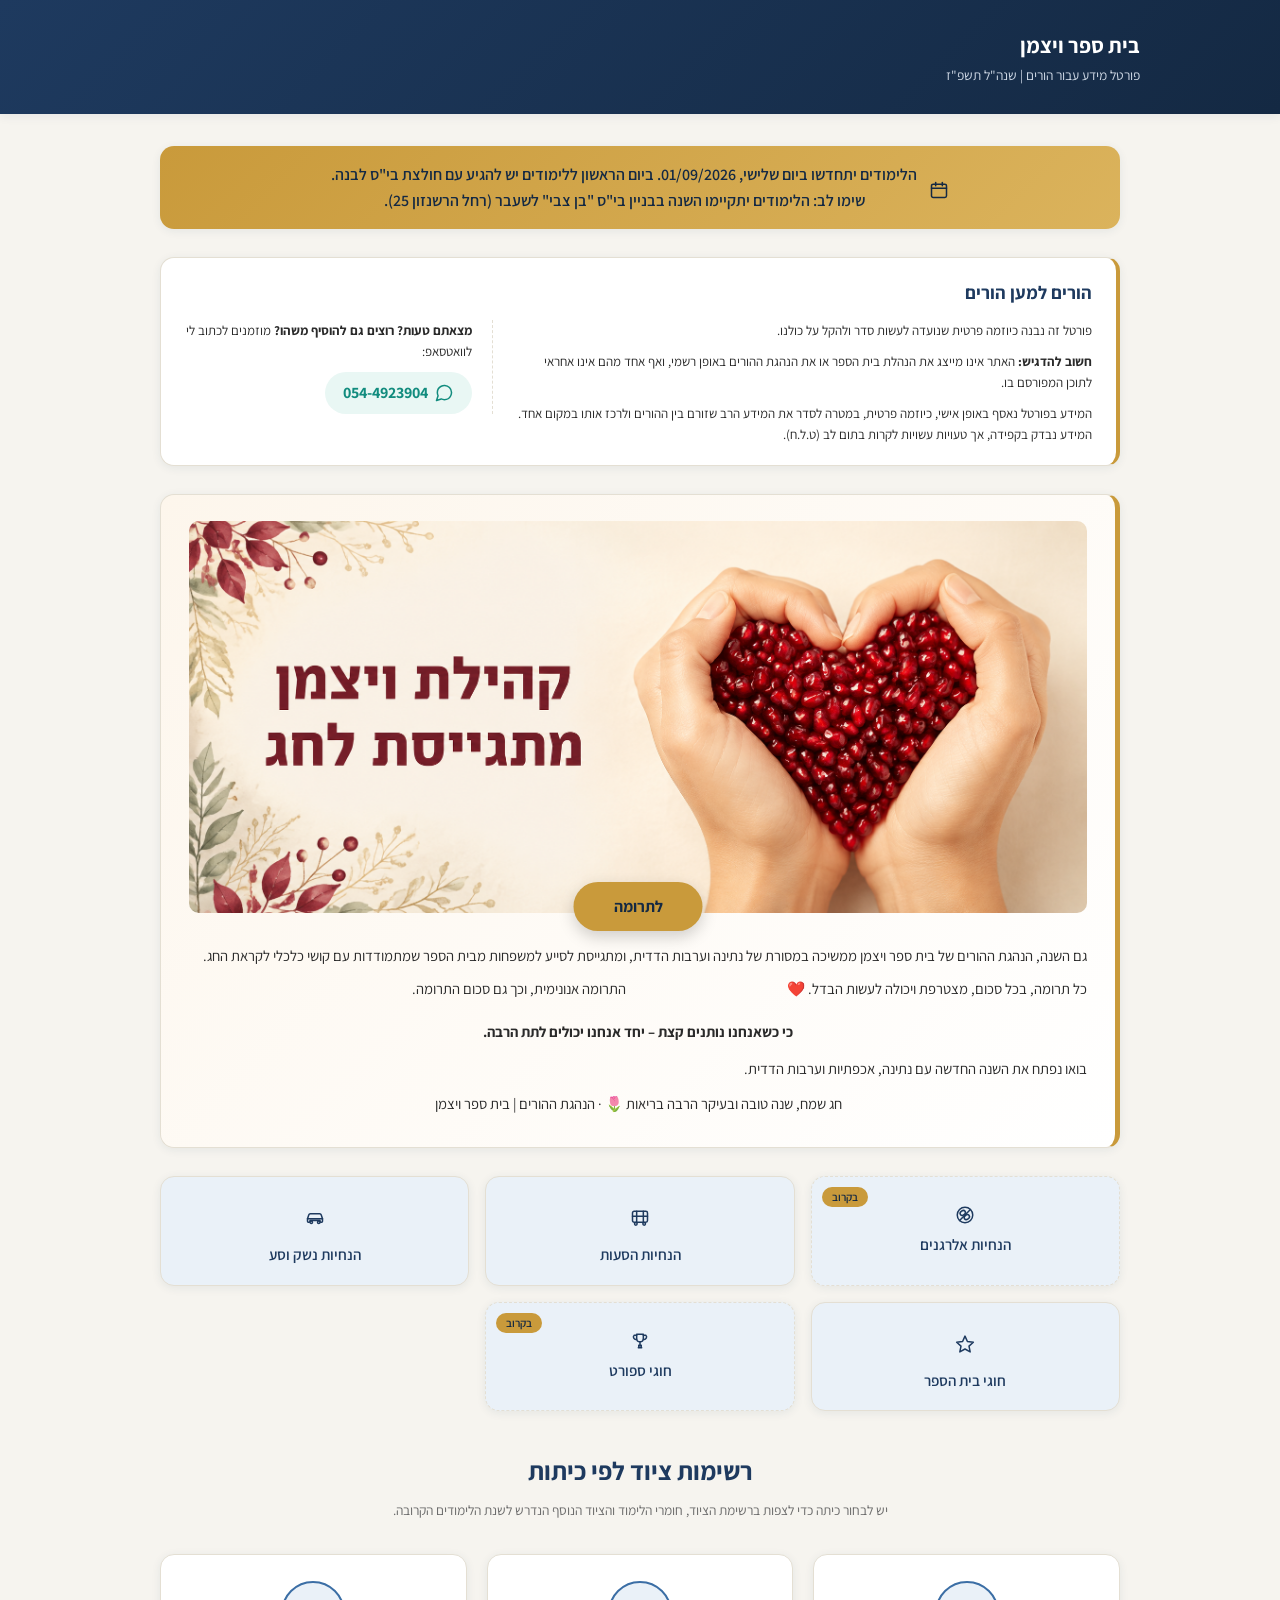
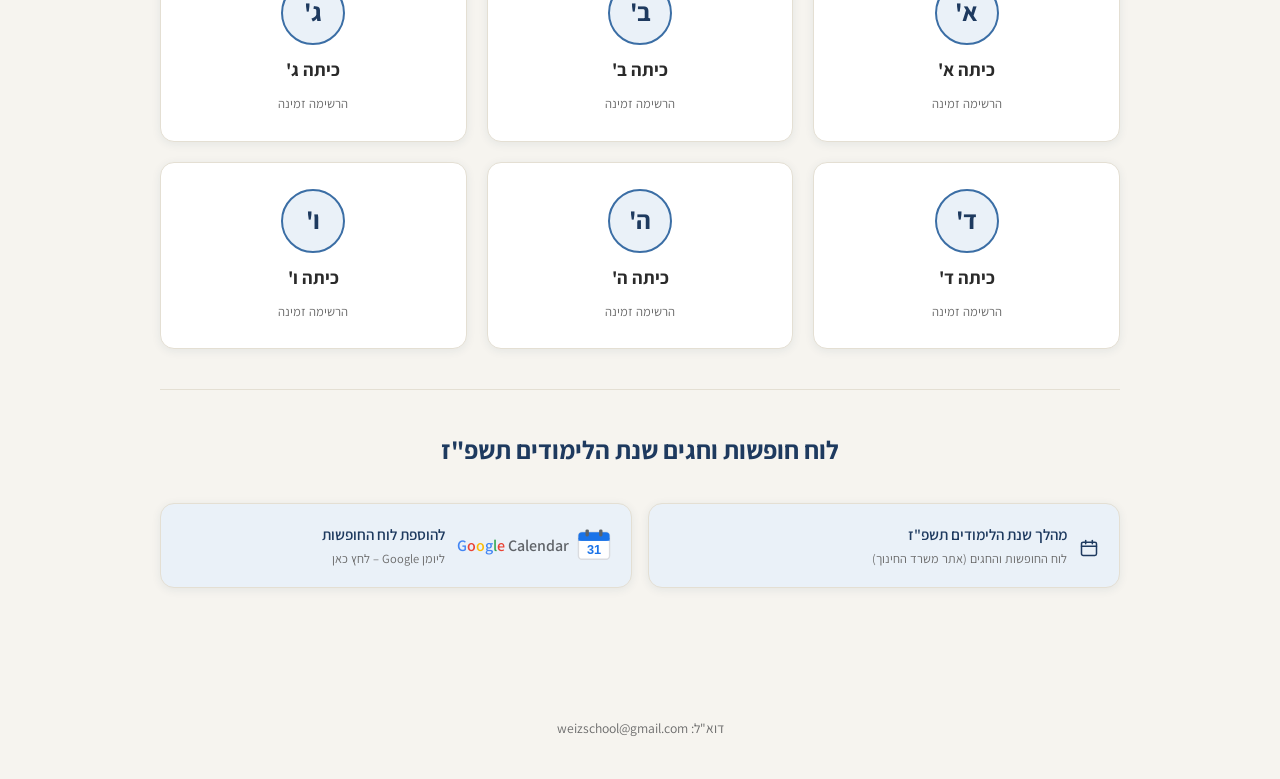
<file: index.html>
<!DOCTYPE html>
<html lang="he" dir="rtl">
<head>
<meta charset="UTF-8">
<meta name="viewport" content="width=device-width, initial-scale=1.0">
<title>פורטל מידע עבור הורים | בית ספר ויצמן | תשפ"ז | 2026-27</title>
<link rel="stylesheet" href="styles.css">
</head>
<body>

<header class="site-header">
  <div class="header-inner">
    <div class="brand">
      <div>
        <h1>בית ספר ויצמן</h1>
        <p>פורטל מידע עבור הורים | שנה"ל תשפ"ז</p>
      </div>
    </div>
  </div>
</header>

<main>
  <div class="announcement">
    <span class="announcement-icon"><svg class="icon-svg" width="26" height="26" viewBox="0 0 24 24" xmlns="http://www.w3.org/2000/svg"><rect x="3" y="5" width="18" height="16" rx="2"/><line x1="16" y1="3" x2="16" y2="7"/><line x1="8" y1="3" x2="8" y2="7"/><line x1="3" y1="10" x2="21" y2="10"/></svg></span>
    <span class="announcement-text">הלימודים יתחדשו ביום שלישי, 01/09/2026. ביום הראשון ללימודים יש להגיע עם חולצת בי"ס לבנה.<br>שימו לב: הלימודים יתקיימו השנה בבניין בי"ס "בן צבי" לשעבר (רחל הרשנזון 25).</span>
  </div>

  <div class="community-card">
    <h3>הורים למען הורים</h3>
    <div class="community-card-body">
      <div class="community-main">
        <p>פורטל זה נבנה כיוזמה פרטית שנועדה לעשות סדר ולהקל על כולנו.</p>
        <p><strong>חשוב להדגיש:</strong> האתר אינו מייצג את הנהלת בית הספר או את הנהגת ההורים באופן רשמי, ואף אחד מהם אינו אחראי לתוכן המפורסם בו.</p>
        <p>המידע בפורטל נאסף באופן אישי, כיוזמה פרטית, במטרה לסדר את המידע הרב שזורם בין ההורים ולרכז אותו במקום אחד. המידע נבדק בקפידה, אך טעויות עשויות לקרות בתום לב (ט.ל.ח).</p>
      </div>
      <div class="community-contact">
        <p><strong>מצאתם טעות? רוצים גם להוסיף משהו?</strong> מוזמנים לכתוב לי לוואטסאפ:</p>
        <a class="whatsapp-link" href="https://wa.me/972544923904?text=%D7%A4%D7%A0%D7%99%D7%99%D7%94%20%D7%9E%D7%A4%D7%95%D7%A8%D7%98%D7%9C%20%D7%A9%D7%9C%20%D7%91%D7%99%D7%AA%20%D7%A1%D7%A4%D7%A8%20%D7%95%D7%99%D7%A6%D7%9E%D7%9F" target="_blank" rel="noopener"><svg class="icon-svg" viewBox="0 0 24 24" xmlns="http://www.w3.org/2000/svg"><path d="M21 11.5a8.38 8.38 0 0 1-.9 3.8 8.5 8.5 0 0 1-7.6 4.7 8.38 8.38 0 0 1-3.8-.9L3 21l1.9-5.7a8.38 8.38 0 0 1-.9-3.8 8.5 8.5 0 0 1 4.7-7.6 8.38 8.38 0 0 1 3.8-.9h.5a8.48 8.48 0 0 1 8 8v.5z"/></svg> <bdi dir="ltr">054-4923904</bdi></a>
      </div>
    </div>
  </div>

  <div class="charity-banner">
    <div class="charity-hero">
      <a href="https://links.payboxapp.com/sN3UEforU5b" target="_blank" rel="noopener">
        <img class="charity-banner-image" src="banner-chag.png" alt="קהילת ויצמן מתגייסת לחג">
      </a>
      <a class="charity-hero-cta" href="https://links.payboxapp.com/sN3UEforU5b" target="_blank" rel="noopener">לתרומה</a>
    </div>
    <div class="charity-banner-body">
      <div class="charity-banner-text-grid">
        <p class="span-2">גם השנה, הנהגת ההורים של בית ספר ויצמן ממשיכה במסורת של נתינה וערבות הדדית, ומתגייסת לסייע למשפחות מבית הספר שמתמודדות עם קושי כלכלי לקראת החג.</p>
        <p>כל תרומה, בכל סכום, מצטרפת ויכולה לעשות הבדל. ❤️</p>
        <p>התרומה אנונימית, וכך גם סכום התרומה.</p>
      </div>
      <p class="charity-banner-quote">כי כשאנחנו נותנים קצת – יחד אנחנו יכולים לתת הרבה.</p>
      <p>בואו נפתח את השנה החדשה עם נתינה, אכפתיות וערבות הדדית.</p>
      <p class="charity-banner-signoff">חג שמח, שנה טובה ובעיקר הרבה בריאות 🌷 · הנהגת ההורים | בית ספר ויצמן</p>
    </div>
  </div>

  <div class="info-buttons">
    <button class="info-btn" type="button" disabled>
      <span class="badge-soon">בקרוב</span>
      <span class="info-icon"><svg class="icon-svg" width="28" height="28" viewBox="0 0 24 24" xmlns="http://www.w3.org/2000/svg"><ellipse cx="9.3" cy="9.5" rx="3.4" ry="2.6" transform="rotate(-35 9.3 9.5)"/><ellipse cx="14.2" cy="14.5" rx="3.4" ry="2.6" transform="rotate(-35 14.2 14.5)"/><circle cx="12" cy="12" r="9.3"/><line x1="5.5" y1="18.5" x2="18.5" y2="5.5"/></svg></span>
      <span class="info-label">הנחיות אלרגנים</span>
    </button>

    <a class="info-btn" href="הסעות.html">
      <span class="info-icon"><svg class="icon-svg" width="28" height="28" viewBox="0 0 24 24" xmlns="http://www.w3.org/2000/svg"><rect x="3" y="4" width="18" height="13" rx="2"/><line x1="3" y1="10" x2="21" y2="10"/><line x1="8" y1="4" x2="8" y2="17"/><line x1="16" y1="4" x2="16" y2="17"/><circle cx="7" cy="19" r="1.6"/><circle cx="17" cy="19" r="1.6"/></svg></span>
      <span class="info-label">הנחיות הסעות</span>
    </a>

    <a class="info-btn" href="נשק-וסע.html">
      <span class="info-icon"><svg class="icon-svg" width="28" height="28" viewBox="0 0 24 24" xmlns="http://www.w3.org/2000/svg"><path d="M3 13l1.5-4.5A2 2 0 0 1 6.4 7h11.2a2 2 0 0 1 1.9 1.5L21 13"/><path d="M3 13h18v3a1 1 0 0 1-1 1h-1a1 1 0 0 1-1-1v-1H6v1a1 1 0 0 1-1 1H4a1 1 0 0 1-1-1z"/><circle cx="7.5" cy="17" r="1.5"/><circle cx="16.5" cy="17" r="1.5"/></svg></span>
      <span class="info-label">הנחיות נשק וסע</span>
    </a>

    <a class="info-btn" href="חוגי-בית-הספר.html">
      <span class="info-icon"><svg class="icon-svg" width="28" height="28" viewBox="0 0 24 24" xmlns="http://www.w3.org/2000/svg"><polygon points="12 2.5 14.9 9 22 9.9 16.8 14.6 18.2 21.5 12 18 5.8 21.5 7.2 14.6 2 9.9 9.1 9"/></svg></span>
      <span class="info-label">חוגי בית הספר</span>
    </a>

    <button class="info-btn" type="button" disabled>
      <span class="badge-soon">בקרוב</span>
      <span class="info-icon"><svg class="icon-svg" width="28" height="28" viewBox="0 0 24 24" xmlns="http://www.w3.org/2000/svg"><path d="M8 4h8v5a4 4 0 0 1-8 0V4z"/><path d="M8 5H5a3 3 0 0 0 3 5"/><path d="M16 5h3a3 3 0 0 1-3 5"/><line x1="12" y1="13" x2="12" y2="17"/><path d="M10 20h4"/><path d="M10.5 17h3v1.5a1 1 0 0 1-1 1h-1a1 1 0 0 1-1-1z"/></svg></span>
      <span class="info-label">חוגי ספורט</span>
    </button>
  </div>

  <div class="intro">
    <h2>רשימות ציוד לפי כיתות</h2>
    <p>יש לבחור כיתה כדי לצפות ברשימת הציוד, חומרי הלימוד והציוד הנוסף הנדרש לשנת הלימודים הקרובה.</p>
  </div>

  <div class="grade-grid">
    <a class="grade-card" href="כיתה-א.html">
      <div class="grade-circle">א'</div>
      <h3>כיתה א'</h3>
      <div class="status">הרשימה זמינה</div>
    </a>

    <a class="grade-card" href="כיתה-ב.html">
      <div class="grade-circle">ב'</div>
      <h3>כיתה ב'</h3>
      <div class="status">הרשימה זמינה</div>
    </a>

    <a class="grade-card" href="כיתה-ג.html">
      <div class="grade-circle">ג'</div>
      <h3>כיתה ג'</h3>
      <div class="status">הרשימה זמינה</div>
    </a>

    <a class="grade-card" href="כיתה-ד.html">
      <div class="grade-circle">ד'</div>
      <h3>כיתה ד'</h3>
      <div class="status">הרשימה זמינה</div>
    </a>

    <a class="grade-card" href="כיתה-ה.html">
      <div class="grade-circle">ה'</div>
      <h3>כיתה ה'</h3>
      <div class="status">הרשימה זמינה</div>
    </a>

    <a class="grade-card" href="כיתה-ו.html">
      <div class="grade-circle">ו'</div>
      <h3>כיתה ו'</h3>
      <div class="status">הרשימה זמינה</div>
    </a>
  </div>

  <hr class="section-divider">

  <div class="intro">
    <h2>לוח חופשות וחגים שנת הלימודים תשפ"ז</h2>
  </div>

  <div class="info-buttons">
    <a class="info-btn info-btn-row" href="https://apps.education.gov.il/mankal/Hodaa.aspx?siduri=362" target="_blank" rel="noopener">
      <span class="info-icon"><svg class="icon-svg" width="28" height="28" viewBox="0 0 24 24" xmlns="http://www.w3.org/2000/svg"><rect x="3" y="5" width="18" height="16" rx="2"/><line x1="16" y1="3" x2="16" y2="7"/><line x1="8" y1="3" x2="8" y2="7"/><line x1="3" y1="10" x2="21" y2="10"/></svg></span>
      <span class="info-text-block">
        <span class="info-title">מהלך שנת הלימודים תשפ"ז</span>
        <span class="info-subtitle">לוח החופשות והחגים (אתר משרד החינוך)</span>
      </span>
    </a>

    <a class="info-btn info-btn-row" href="https://calendar.google.com/calendar/u/0/r?cid=fnp286ljse9u7qf2grcv2sn010@group.calendar.google.com" target="_blank" rel="noopener">
      <span class="gcal-logo">
        <svg class="gcal-icon" viewBox="0 0 24 24" xmlns="http://www.w3.org/2000/svg" aria-hidden="true">
          <rect x="1" y="3" width="22" height="19" rx="2.5" fill="#fff" stroke="#dadce0" stroke-width="1"/>
          <rect x="1" y="3" width="22" height="6" rx="2.5" fill="#1a73e8"/>
          <rect x="1" y="7" width="22" height="2" fill="#1a73e8"/>
          <rect x="6" y="1" width="2.4" height="5" rx="1" fill="#5f6368"/>
          <rect x="15.6" y="1" width="2.4" height="5" rx="1" fill="#5f6368"/>
          <text x="12" y="18.5" text-anchor="middle" font-family="Arial, sans-serif" font-size="9" font-weight="700" fill="#1a73e8">31</text>
        </svg>
        <span class="gcal-wordmark" dir="ltr">
          <span style="color:#4285F4">G</span><span style="color:#EA4335">o</span><span style="color:#FBBC05">o</span><span style="color:#4285F4">g</span><span style="color:#34A853">l</span><span style="color:#EA4335">e</span><span style="color:#5f6368"> Calendar</span>
        </span>
      </span>
      <span class="info-text-block">
        <span class="info-title">להוספת לוח החופשות</span>
        <span class="info-subtitle">ליומן Google – לחץ כאן</span>
      </span>
    </a>
  </div>
</main>

<footer class="site-footer">
  <div class="contact-line">דוא"ל: weizschool@gmail.com</div>
</footer>

</body>
</html>
</file>
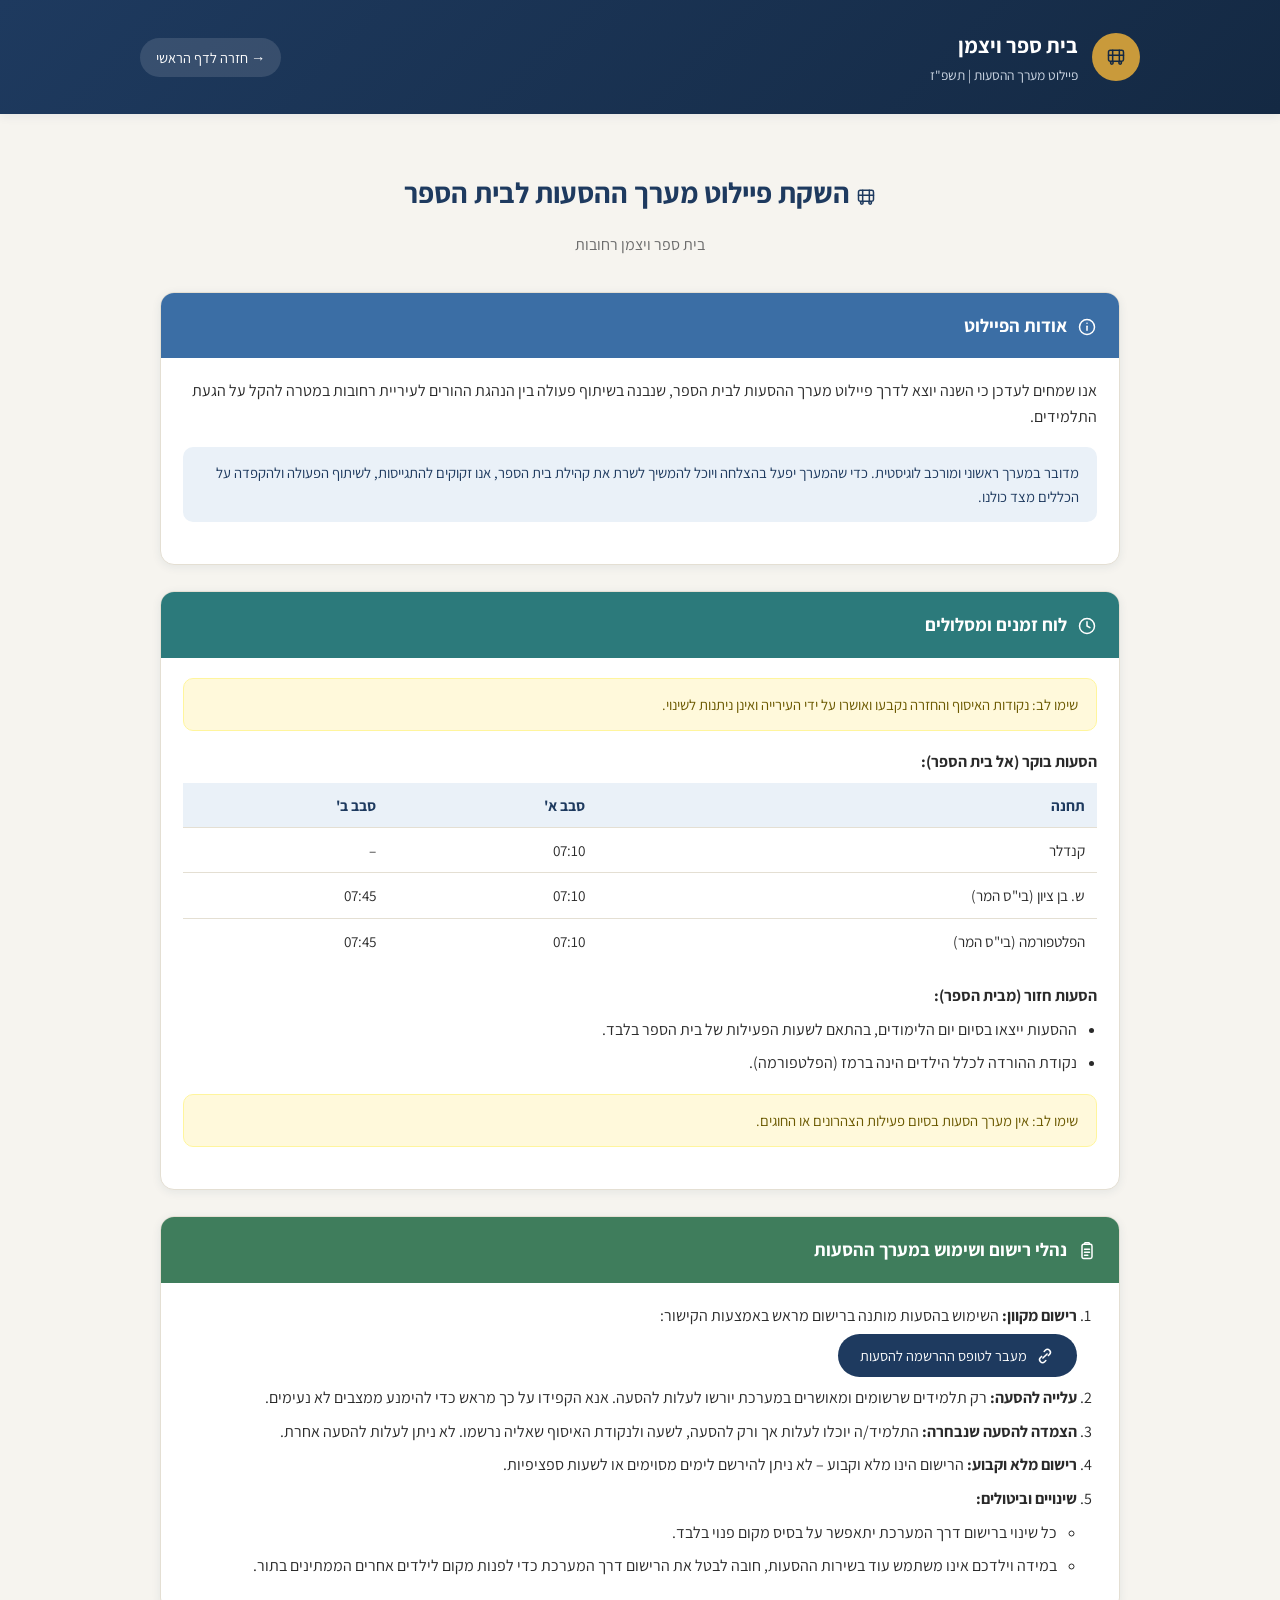
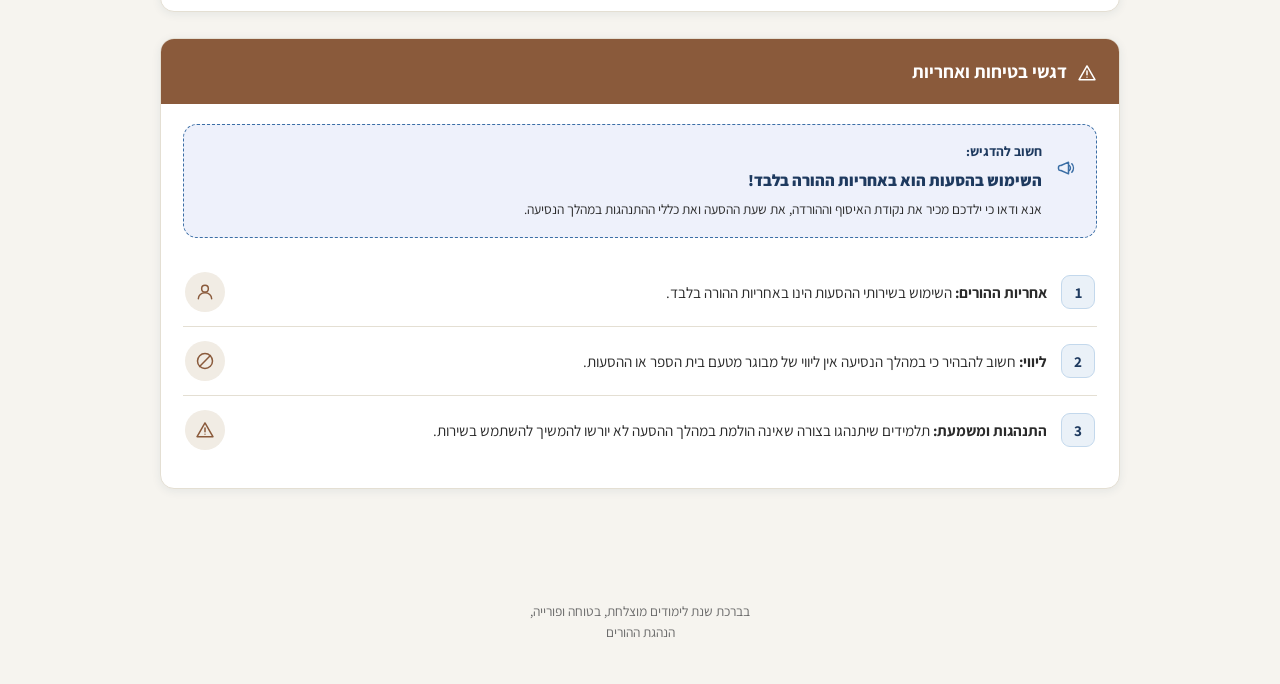
<file: הסעות.html>
<!DOCTYPE html>
<html lang="he" dir="rtl">
<head>
<meta charset="UTF-8">
<meta name="viewport" content="width=device-width, initial-scale=1.0">
<title>הנחיות הסעות | בית ספר ויצמן</title>
<link rel="stylesheet" href="styles.css">
</head>
<body>

<header class="site-header">
  <div class="header-inner">
    <div class="brand">
      <div class="logo-badge"><svg class="icon-svg" width="24" height="24" viewBox="0 0 24 24" xmlns="http://www.w3.org/2000/svg"><rect x="3" y="4" width="18" height="13" rx="2"/><line x1="3" y1="10" x2="21" y2="10"/><line x1="8" y1="4" x2="8" y2="17"/><line x1="16" y1="4" x2="16" y2="17"/><circle cx="7" cy="19" r="1.6"/><circle cx="17" cy="19" r="1.6"/></svg></div>
      <div>
        <h1>בית ספר ויצמן</h1>
        <p>פיילוט מערך ההסעות | תשפ"ז</p>
      </div>
    </div>
    <a class="back-link" href="index.html">→ חזרה לדף הראשי</a>
  </div>
</header>

<main>
  <h2 class="page-title"><svg class="icon-svg" width="26" height="26" viewBox="0 0 24 24" xmlns="http://www.w3.org/2000/svg"><rect x="3" y="4" width="18" height="13" rx="2"/><line x1="3" y1="10" x2="21" y2="10"/><line x1="8" y1="4" x2="8" y2="17"/><line x1="16" y1="4" x2="16" y2="17"/><circle cx="7" cy="19" r="1.6"/><circle cx="17" cy="19" r="1.6"/></svg> השקת פיילוט מערך ההסעות לבית הספר</h2>
  <p class="page-subtitle">בית ספר ויצמן רחובות</p>

  <section class="section color-blue">
    <div class="section-header"><span class="icon"><svg class="icon-svg" viewBox="0 0 24 24" xmlns="http://www.w3.org/2000/svg"><circle cx="12" cy="12" r="9"/><line x1="12" y1="11" x2="12" y2="16"/><circle cx="12" cy="7.5" r="0.9" fill="currentColor" stroke="none"/></svg></span> אודות הפיילוט</div>
    <div class="section-body">
      <p style="margin-top:0;">
        אנו שמחים לעדכן כי השנה יוצא לדרך פיילוט מערך ההסעות לבית הספר, שנבנה בשיתוף פעולה בין הנהגת ההורים לעיריית רחובות במטרה להקל על הגעת התלמידים.
      </p>
      <div class="callout">
        מדובר במערך ראשוני ומורכב לוגיסטית. כדי שהמערך יפעל בהצלחה ויוכל להמשיך לשרת את קהילת בית הספר, אנו זקוקים להתגייסות, לשיתוף הפעולה ולהקפדה על הכללים מצד כולנו.
      </div>
    </div>
  </section>

  <section class="section color-teal">
    <div class="section-header"><span class="icon"><svg class="icon-svg" viewBox="0 0 24 24" xmlns="http://www.w3.org/2000/svg"><circle cx="12" cy="12" r="9"/><polyline points="12 7 12 12 15.5 14"/></svg></span> לוח זמנים ומסלולים</div>
    <div class="section-body">
      <div class="callout-yellow" style="margin-top:0;">
        שימו לב: נקודות האיסוף והחזרה נקבעו ואושרו על ידי העירייה ואינן ניתנות לשינוי.
      </div>

      <p style="margin-bottom:8px;"><strong>הסעות בוקר (אל בית הספר):</strong></p>
      <table class="supply-table">
        <thead>
          <tr>
            <th>תחנה</th>
            <th>סבב א'</th>
            <th>סבב ב'</th>
          </tr>
        </thead>
        <tbody>
          <tr>
            <td>קנדלר</td>
            <td>07:10</td>
            <td>–</td>
          </tr>
          <tr>
            <td>ש. בן ציון (בי"ס המר)</td>
            <td>07:10</td>
            <td>07:45</td>
          </tr>
          <tr>
            <td>הפלטפורמה (בי"ס המר)</td>
            <td>07:10</td>
            <td>07:45</td>
          </tr>
        </tbody>
      </table>

      <p style="margin:20px 0 8px;"><strong>הסעות חזור (מבית הספר):</strong></p>
      <ul class="plain-list">
        <li>ההסעות ייצאו בסיום יום הלימודים, בהתאם לשעות הפעילות של בית הספר בלבד.</li>
        <li>נקודת ההורדה לכלל הילדים הינה ברמז (הפלטפורמה).</li>
      </ul>
      <div class="callout-yellow">
        שימו לב: אין מערך הסעות בסיום פעילות הצהרונים או החוגים.
      </div>
    </div>
  </section>

  <section class="section color-green">
    <div class="section-header"><span class="icon"><svg class="icon-svg" viewBox="0 0 24 24" xmlns="http://www.w3.org/2000/svg"><rect x="6" y="4" width="12" height="17" rx="2"/><path d="M9 4V3a1 1 0 0 1 1-1h4a1 1 0 0 1 1 1v1"/><line x1="9" y1="10" x2="15" y2="10"/><line x1="9" y1="13.5" x2="15" y2="13.5"/><line x1="9" y1="17" x2="13" y2="17"/></svg></span> נהלי רישום ושימוש במערך ההסעות</div>
    <div class="section-body">
      <ol class="plain-list">
        <li>
          <strong>רישום מקוון:</strong> השימוש בהסעות מותנה ברישום מראש באמצעות הקישור:<br>
          <a class="cta-btn" href="https://transportweizmann.ai.studio/" target="_blank" rel="noopener"><svg class="icon-svg" width="18" height="18" viewBox="0 0 24 24" xmlns="http://www.w3.org/2000/svg"><path d="M9.5 14.5 14.5 9.5"/><path d="M11 6.5l1.4-1.4a3.5 3.5 0 0 1 5 5L16 11.5"/><path d="M13 17.5l-1.4 1.4a3.5 3.5 0 0 1-5-5L8 12.5"/></svg> מעבר לטופס ההרשמה להסעות</a>
        </li>
        <li><strong>עלייה להסעה:</strong> רק תלמידים שרשומים ומאושרים במערכת יורשו לעלות להסעה. אנא הקפידו על כך מראש כדי להימנע ממצבים לא נעימים.</li>
        <li><strong>הצמדה להסעה שנבחרה:</strong> התלמיד/ה יוכלו לעלות אך ורק להסעה, לשעה ולנקודת האיסוף שאליה נרשמו. לא ניתן לעלות להסעה אחרת.</li>
        <li><strong>רישום מלא וקבוע:</strong> הרישום הינו מלא וקבוע – לא ניתן להירשם לימים מסוימים או לשעות ספציפיות.</li>
        <li>
          <strong>שינויים וביטולים:</strong>
          <ul class="plain-list" style="margin-top:8px;">
            <li>כל שינוי ברישום דרך המערכת יתאפשר על בסיס מקום פנוי בלבד.</li>
            <li>במידה וילדכם אינו משתמש עוד בשירות ההסעות, חובה לבטל את הרישום דרך המערכת כדי לפנות מקום לילדים אחרים הממתינים בתור.</li>
          </ul>
        </li>
      </ol>
    </div>
  </section>

  <section class="section color-brown">
    <div class="section-header"><span class="icon"><svg class="icon-svg" viewBox="0 0 24 24" xmlns="http://www.w3.org/2000/svg"><path d="M12 3.5 2.5 20h19z"/><line x1="12" y1="9.5" x2="12" y2="14"/><circle cx="12" cy="17" r="0.8" fill="currentColor" stroke="none"/></svg></span> דגשי בטיחות ואחריות</div>
    <div class="section-body">
      <div class="callout-announce">
        <span class="callout-announce-icon"><svg class="icon-svg" width="26" height="26" viewBox="0 0 24 24" xmlns="http://www.w3.org/2000/svg"><path d="M3 11v2a2 2 0 0 0 2 2h1l9 4V5l-9 4H5a2 2 0 0 0-2 2z"/><path d="M16 9a4 4 0 0 1 0 6"/><path d="M19 7a7.5 7.5 0 0 1 0 10"/></svg></span>
        <div class="callout-announce-body">
          <strong class="callout-announce-title">חשוב להדגיש:</strong>
          <p class="callout-announce-main">השימוש בהסעות הוא באחריות ההורה בלבד!</p>
          <p class="callout-announce-sub">אנא ודאו כי ילדכם מכיר את נקודת האיסוף וההורדה, את שעת ההסעה ואת כללי ההתנהגות במהלך הנסיעה.</p>
        </div>
      </div>
      <div class="safety-list">
        <div class="safety-item">
          <span class="safety-number">1</span>
          <span class="safety-text"><strong>אחריות ההורים:</strong> השימוש בשירותי ההסעות הינו באחריות ההורה בלבד.</span>
          <span class="safety-icon"><svg class="icon-svg" viewBox="0 0 24 24" xmlns="http://www.w3.org/2000/svg"><circle cx="12" cy="8" r="4"/><path d="M4 20c0-4 3.5-7 8-7s8 3 8 7"/></svg></span>
        </div>
        <div class="safety-item">
          <span class="safety-number">2</span>
          <span class="safety-text"><strong>ליווי:</strong> חשוב להבהיר כי במהלך הנסיעה אין ליווי של מבוגר מטעם בית הספר או ההסעות.</span>
          <span class="safety-icon"><svg class="icon-svg" viewBox="0 0 24 24" xmlns="http://www.w3.org/2000/svg"><circle cx="12" cy="12" r="9"/><line x1="5.5" y1="18.5" x2="18.5" y2="5.5"/></svg></span>
        </div>
        <div class="safety-item">
          <span class="safety-number">3</span>
          <span class="safety-text"><strong>התנהגות ומשמעת:</strong> תלמידים שיתנהגו בצורה שאינה הולמת במהלך ההסעה לא יורשו להמשיך להשתמש בשירות.</span>
          <span class="safety-icon"><svg class="icon-svg" viewBox="0 0 24 24" xmlns="http://www.w3.org/2000/svg"><path d="M12 3.5 2.5 20h19z"/><line x1="12" y1="9.5" x2="12" y2="14"/><circle cx="12" cy="17" r="0.8" fill="currentColor" stroke="none"/></svg></span>
        </div>
      </div>
    </div>
  </section>
</main>

<footer class="site-footer">
  <div>בברכת שנת לימודים מוצלחת, בטוחה ופורייה,</div>
  <div>הנהגת ההורים</div>
</footer>

</body>
</html>
</file>
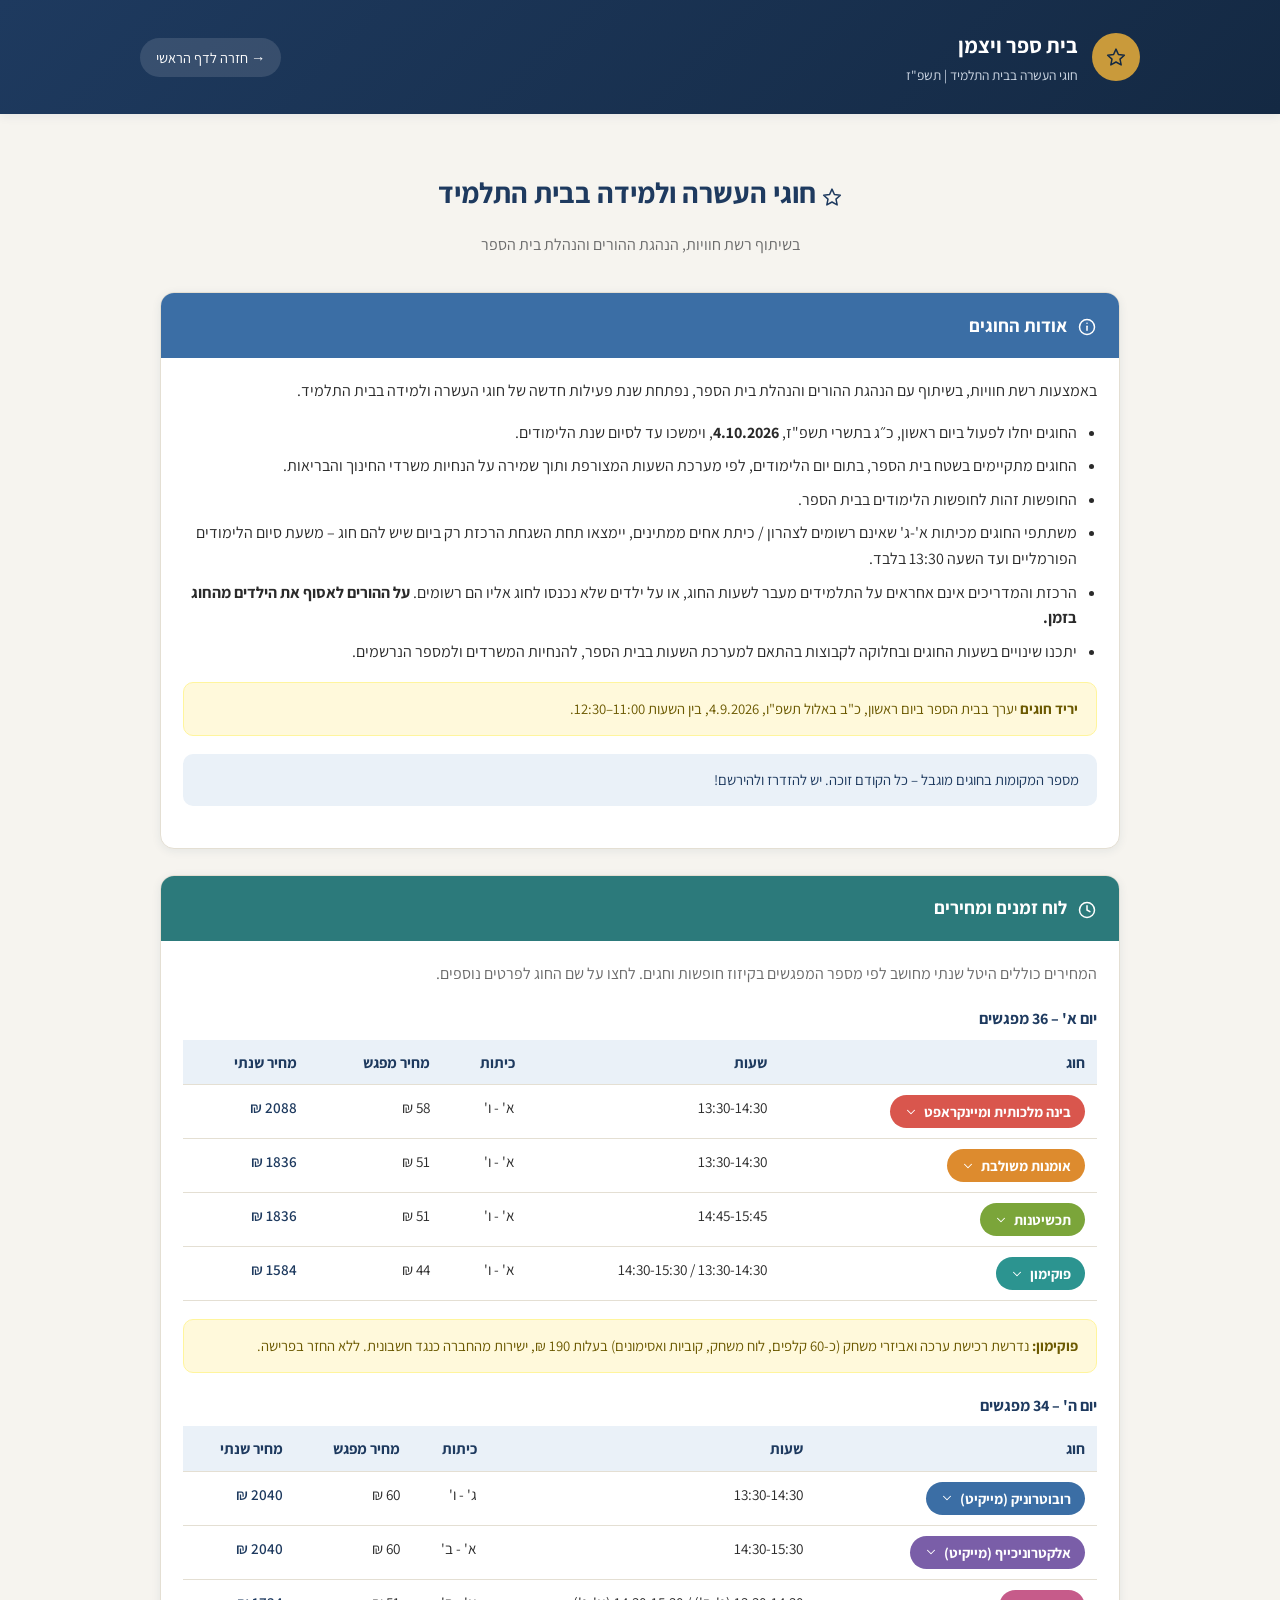
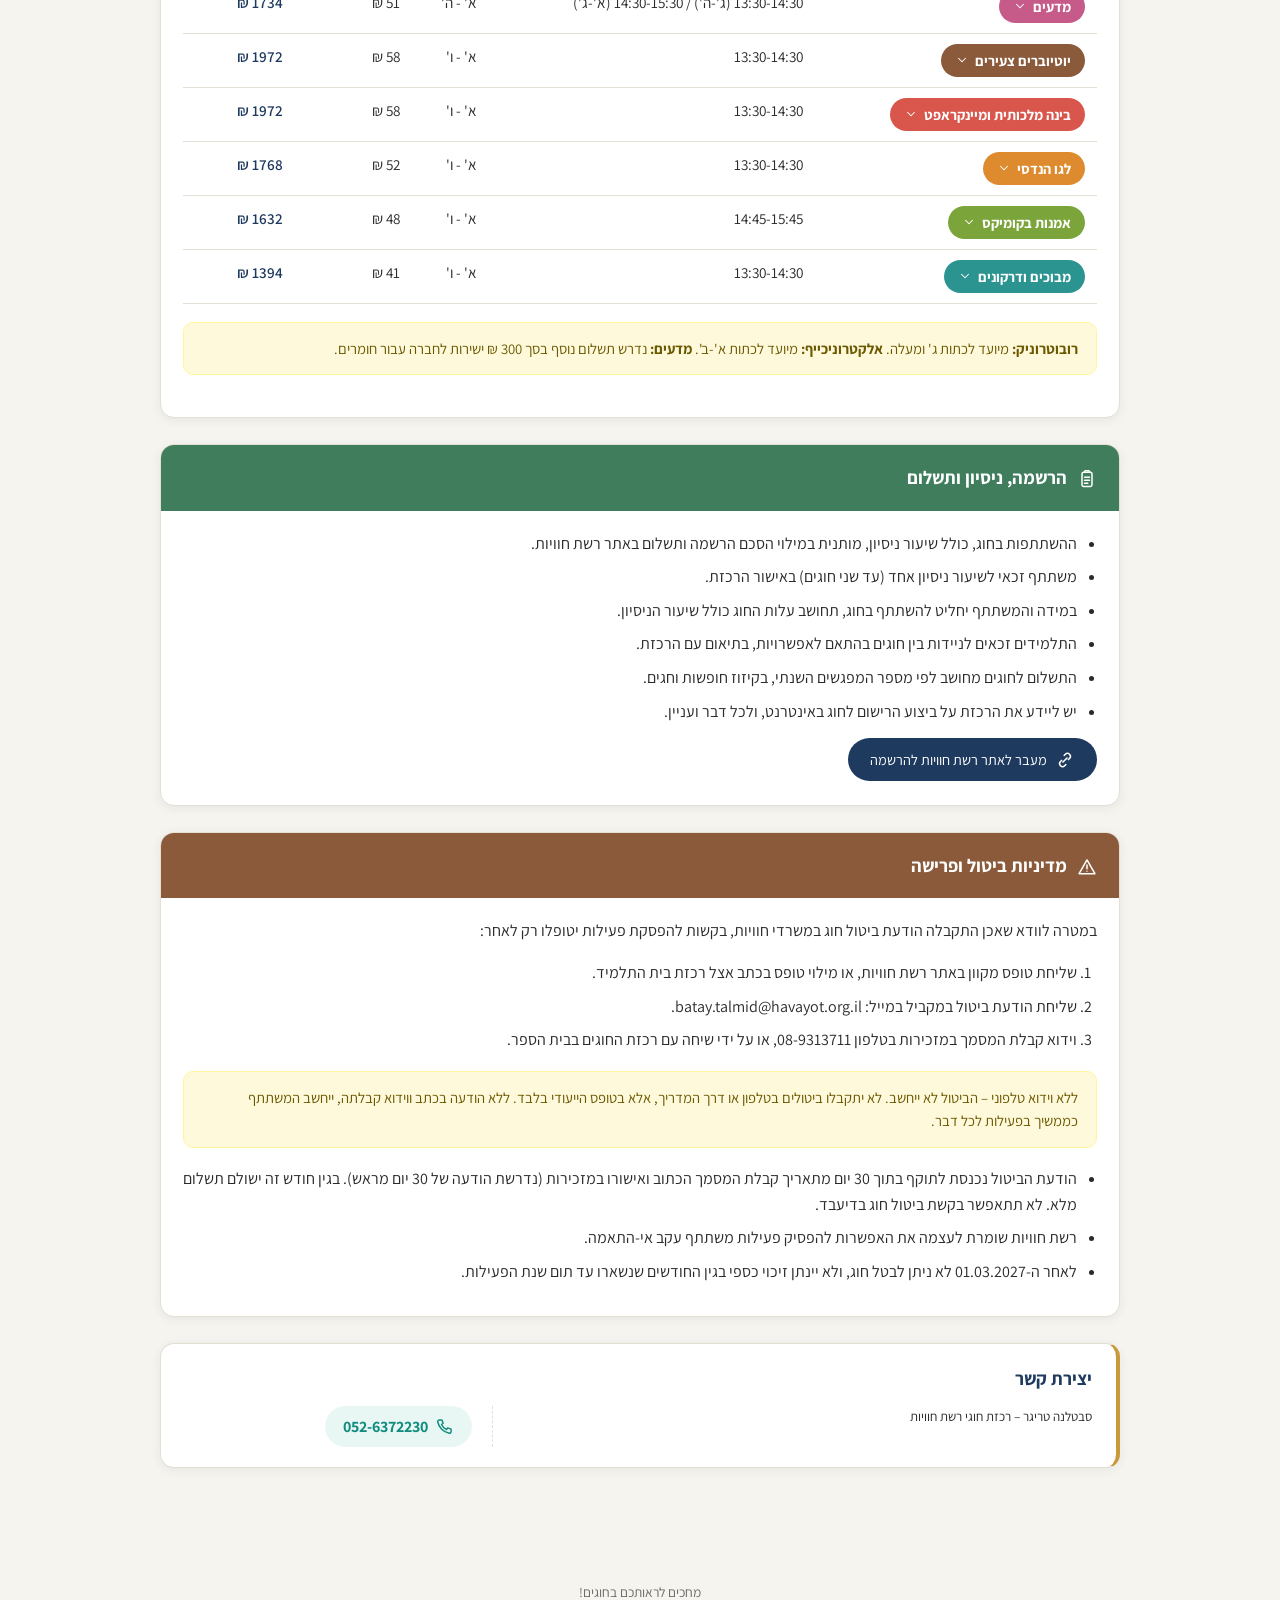
<file: חוגי-בית-הספר.html>
<!DOCTYPE html>
<html lang="he" dir="rtl">
<head>
<meta charset="UTF-8">
<meta name="viewport" content="width=device-width, initial-scale=1.0">
<title>חוגי בית הספר | בית ספר ויצמן</title>
<link rel="stylesheet" href="styles.css">
</head>
<body>

<header class="site-header">
  <div class="header-inner">
    <div class="brand">
      <div class="logo-badge"><svg class="icon-svg" width="24" height="24" viewBox="0 0 24 24" xmlns="http://www.w3.org/2000/svg"><polygon points="12 2.5 14.9 9 22 9.9 16.8 14.6 18.2 21.5 12 18 5.8 21.5 7.2 14.6 2 9.9 9.1 9"/></svg></div>
      <div>
        <h1>בית ספר ויצמן</h1>
        <p>חוגי העשרה בבית התלמיד | תשפ"ז</p>
      </div>
    </div>
    <a class="back-link" href="index.html">→ חזרה לדף הראשי</a>
  </div>
</header>

<main>
  <h2 class="page-title"><svg class="icon-svg" width="26" height="26" viewBox="0 0 24 24" xmlns="http://www.w3.org/2000/svg"><polygon points="12 2.5 14.9 9 22 9.9 16.8 14.6 18.2 21.5 12 18 5.8 21.5 7.2 14.6 2 9.9 9.1 9"/></svg> חוגי העשרה ולמידה בבית התלמיד</h2>
  <p class="page-subtitle">בשיתוף רשת חוויות, הנהגת ההורים והנהלת בית הספר</p>

  <section class="section color-blue">
    <div class="section-header"><span class="icon"><svg class="icon-svg" viewBox="0 0 24 24" xmlns="http://www.w3.org/2000/svg"><circle cx="12" cy="12" r="9"/><line x1="12" y1="11" x2="12" y2="16"/><circle cx="12" cy="7.5" r="0.9" fill="currentColor" stroke="none"/></svg></span> אודות החוגים</div>
    <div class="section-body">
      <p style="margin-top:0;">
        באמצעות רשת חוויות, בשיתוף עם הנהגת ההורים והנהלת בית הספר, נפתחת שנת פעילות חדשה של חוגי העשרה ולמידה בבית התלמיד.
      </p>
      <ul class="plain-list">
        <li>החוגים יחלו לפעול ביום ראשון, כ״ג בתשרי תשפ"ז, <strong>4.10.2026</strong>, וימשכו עד לסיום שנת הלימודים.</li>
        <li>החוגים מתקיימים בשטח בית הספר, בתום יום הלימודים, לפי מערכת השעות המצורפת ותוך שמירה על הנחיות משרדי החינוך והבריאות.</li>
        <li>החופשות זהות לחופשות הלימודים בבית הספר.</li>
        <li>משתתפי החוגים מכיתות א'-ג' שאינם רשומים לצהרון / כיתת אחים ממתינים, יימצאו תחת השגחת הרכזת רק ביום שיש להם חוג – משעת סיום הלימודים הפורמליים ועד השעה 13:30 בלבד.</li>
        <li>הרכזת והמדריכים אינם אחראים על התלמידים מעבר לשעות החוג, או על ילדים שלא נכנסו לחוג אליו הם רשומים. <strong>על ההורים לאסוף את הילדים מהחוג בזמן.</strong></li>
        <li>יתכנו שינויים בשעות החוגים ובחלוקה לקבוצות בהתאם למערכת השעות בבית הספר, להנחיות המשרדים ולמספר הנרשמים.</li>
      </ul>
      <div class="callout-yellow">
        <strong>יריד חוגים</strong> יערך בבית הספר ביום ראשון, כ"ב באלול תשפ"ו, 4.9.2026, בין השעות 11:00–12:30.
      </div>
      <div class="callout">
        מספר המקומות בחוגים מוגבל – כל הקודם זוכה. יש להזדרז ולהירשם!
      </div>
    </div>
  </section>

  <section class="section color-teal">
    <div class="section-header"><span class="icon"><svg class="icon-svg" viewBox="0 0 24 24" xmlns="http://www.w3.org/2000/svg"><circle cx="12" cy="12" r="9"/><polyline points="12 7 12 12 15.5 14"/></svg></span> לוח זמנים ומחירים</div>
    <div class="section-body">
      <p style="margin-top:0;color:var(--muted);">המחירים כוללים היטל שנתי מחושב לפי מספר המפגשים בקיזוז חופשות וחגים. לחצו על שם החוג לפרטים נוספים.</p>

      <h4 class="subhead">יום א' – 36 מפגשים</h4>
      <table class="supply-table">
        <thead>
          <tr>
            <th>חוג</th>
            <th>שעות</th>
            <th>כיתות</th>
            <th>מחיר מפגש</th>
            <th>מחיר שנתי</th>
          </tr>
        </thead>
        <tbody>
          <tr>
            <td><button type="button" class="club-btn club-c1" onclick="toggleClub(this, 'club-a1')">בינה מלכותית ומיינקראפט <svg class="icon-svg chevron" width="14" height="14" viewBox="0 0 24 24" xmlns="http://www.w3.org/2000/svg"><polyline points="6 9 12 15 18 9"/></svg></button></td>
            <td>13:30-14:30</td>
            <td>א' - ו'</td>
            <td>58 ₪</td>
            <td class="price">2088 ₪</td>
          </tr>
          <tr id="club-a1" class="club-detail-row" hidden>
            <td colspan="5"><p><strong>Campus NeoMind</strong> – הילדים אוהבים מיינקראפט ואוהבים לחקור עולמות תוכן חדשים? בחוג חווייתי וחדשני נלמד לכתוב קוד ולתכנן פקודות, ולצד זה נצלול לעולם הבינה המלאכותית: נפתח משחקים ואתרים ונשוחח עם דמויות מפורסמות בעזרת Gemini, NotebookLM וכלים מובילים נוספים.</p></td>
          </tr>
          <tr>
            <td><button type="button" class="club-btn club-c2" onclick="toggleClub(this, 'club-a2')">אומנות משולבת <svg class="icon-svg chevron" width="14" height="14" viewBox="0 0 24 24" xmlns="http://www.w3.org/2000/svg"><polyline points="6 9 12 15 18 9"/></svg></button></td>
            <td>13:30-14:30</td>
            <td>א' - ו'</td>
            <td>51 ₪</td>
            <td class="price">1836 ₪</td>
          </tr>
          <tr id="club-a2" class="club-detail-row" hidden>
            <td colspan="5"><p><strong>חן שרון</strong> – חוג המשלב חומרים וטכניקות מתחומים שונים תוך הפעלת הדמיון והיצירתיות. המשתתפים ייצרו עם מגוון רחב של חומרים (קרמיקה, עץ, מחזור, טקסטיל, בצק סוכר ועוד) ויתנסו בעיצוב ובניית מוצרים שימושיים ועבודות אמנות לנוי. מיועד לכתות א'-ו'.</p></td>
          </tr>
          <tr>
            <td><button type="button" class="club-btn club-c3" onclick="toggleClub(this, 'club-a3')">תכשיטנות <svg class="icon-svg chevron" width="14" height="14" viewBox="0 0 24 24" xmlns="http://www.w3.org/2000/svg"><polyline points="6 9 12 15 18 9"/></svg></button></td>
            <td>14:45-15:45</td>
            <td>א' - ו'</td>
            <td>51 ₪</td>
            <td class="price">1836 ₪</td>
          </tr>
          <tr id="club-a3" class="club-detail-row" hidden>
            <td colspan="5"><p><strong>רונן שרעבי</strong> – לימוד טכניקות ושימוש בכלים מקצועיים, תוך שימת דגש על שיפור מוטוריקה עדינה, ריכוז וסובלנות, ופיתוח יצירתיות וחשיבה עצמאית. כל משתתף יכין תכשיטים משפע חומרים (מתכות, עור, פלסטיק, אבנים ועוד) ויקח אותם הביתה. החוג מועבר ע"י צורף מקצועי. מיועד לכתות א'-ו'.</p></td>
          </tr>
          <tr>
            <td><button type="button" class="club-btn club-c4" onclick="toggleClub(this, 'club-a4')">פוקימון <svg class="icon-svg chevron" width="14" height="14" viewBox="0 0 24 24" xmlns="http://www.w3.org/2000/svg"><polyline points="6 9 12 15 18 9"/></svg></button></td>
            <td>13:30-14:30 / 14:30-15:30</td>
            <td>א' - ו'</td>
            <td>44 ₪</td>
            <td class="price">1584 ₪</td>
          </tr>
          <tr id="club-a4" class="club-detail-row" hidden>
            <td colspan="5"><p><strong>אדם פז</strong> – קלפי פוקימון הם ספורט שולחני המבוסס על חשיבה אסטרטגית וצבירת ניקוד. הילדים יתרגלו חישובים והסתברויות, יעשירו את הדמיון בחוויה ייחודית, ולאורך השנה יקבלו קלפים לפי רמתם ויוזמנו לטורנירים ואליפויות רשמיות.</p></td>
          </tr>
        </tbody>
      </table>
      <div class="callout-yellow">
        <strong>פוקימון:</strong> נדרשת רכישת ערכה ואביזרי משחק (כ-60 קלפים, לוח משחק, קוביות ואסימונים) בעלות 190 ₪, ישירות מהחברה כנגד חשבונית. ללא החזר בפרישה.
      </div>

      <h4 class="subhead">יום ה' – 34 מפגשים</h4>
      <table class="supply-table">
        <thead>
          <tr>
            <th>חוג</th>
            <th>שעות</th>
            <th>כיתות</th>
            <th>מחיר מפגש</th>
            <th>מחיר שנתי</th>
          </tr>
        </thead>
        <tbody>
          <tr>
            <td><button type="button" class="club-btn club-c5" onclick="toggleClub(this, 'club-h1')">רובוטרוניק (מייקיט) <svg class="icon-svg chevron" width="14" height="14" viewBox="0 0 24 24" xmlns="http://www.w3.org/2000/svg"><polyline points="6 9 12 15 18 9"/></svg></button></td>
            <td>13:30-14:30</td>
            <td>ג' - ו'</td>
            <td>60 ₪</td>
            <td class="price">2040 ₪</td>
          </tr>
          <tr id="club-h1" class="club-detail-row" hidden>
            <td colspan="5"><p><strong>תקדים</strong> – חוג מתקדם עם מלחם, לילדים שאוהבים טכנולוגיה אמיתית. הילדים יבנו פרויקטים אלקטרוניים, יערכו ניסויים, ילמדו לקרוא שרטוטים חשמליים וישתמשו במכשירי מדידה. פרויקטים לדוגמה: חנוכייה מאירה ומנגנת, רכב היגוי אוירי, פעמון עברי, קוביות לדים מנגנות ועוד. מועבר ע"י מדריכים מוסמכים ממייקיט. מיועד לכתות ג' ומעלה.</p></td>
          </tr>
          <tr>
            <td><button type="button" class="club-btn club-c6" onclick="toggleClub(this, 'club-h2')">אלקטרוניכייף (מייקיט) <svg class="icon-svg chevron" width="14" height="14" viewBox="0 0 24 24" xmlns="http://www.w3.org/2000/svg"><polyline points="6 9 12 15 18 9"/></svg></button></td>
            <td>14:30-15:30</td>
            <td>א' - ב'</td>
            <td>60 ₪</td>
            <td class="price">2040 ₪</td>
          </tr>
          <tr id="club-h2" class="club-detail-row" hidden>
            <td colspan="5"><p><strong>תקדים</strong> – חוג בטיחותי ללא מלחם, לילדים שאוהבים טכנולוגיה אמיתית. הילדים יבנו פרויקטים אלקטרוניים, ילמדו לקרוא מעגלים חשמליים ולמדוד מתח, זרם והתנגדות. פרויקטים לדוגמה: אזעקה עם קוד אישי, כוס מוארת בחום, רכב חומק, בקרה מאירה לעציץ ועוד. מיועד לכתות א'-ב'.</p></td>
          </tr>
          <tr>
            <td><button type="button" class="club-btn club-c7" onclick="toggleClub(this, 'club-h3')">מדעים <svg class="icon-svg chevron" width="14" height="14" viewBox="0 0 24 24" xmlns="http://www.w3.org/2000/svg"><polyline points="6 9 12 15 18 9"/></svg></button></td>
            <td>13:30-14:30 (ג'-ה') / 14:30-15:30 (א'-ג')</td>
            <td>א' - ה'</td>
            <td>51 ₪</td>
            <td class="price">1734 ₪</td>
          </tr>
          <tr id="club-h3" class="club-detail-row" hidden>
            <td colspan="5"><p><strong>אומני החשיבה</strong> – חקירת עולמנו, הבנת תופעות טבע, ביצוע ניסויים מרהיבים וניהול מחברת מעבדה. נלמד את עולם המדע – פיזיקה, כימיה וביולוגיה – בעבר, בהווה ובעתיד.</p></td>
          </tr>
          <tr>
            <td><button type="button" class="club-btn club-c8" onclick="toggleClub(this, 'club-h4')">יוטיוברים צעירים <svg class="icon-svg chevron" width="14" height="14" viewBox="0 0 24 24" xmlns="http://www.w3.org/2000/svg"><polyline points="6 9 12 15 18 9"/></svg></button></td>
            <td>13:30-14:30</td>
            <td>א' - ו'</td>
            <td>58 ₪</td>
            <td class="price">1972 ₪</td>
          </tr>
          <tr id="club-h4" class="club-detail-row" hidden>
            <td colspan="5"><p><strong>Campus NeoMind</strong> – מעבר מצד הצופים לצד היוצרים: כתיבת תסריטים, צילום ועריכת וידאו עם אפקטים, מוזיקה וכתוביות. הילדים ילמדו לעבוד בצוות, לעצב לוגו ופוסטרים ב-Canva, וישלבו כלי בינה מלאכותית כמו Gemini לפיתוח רעיונות. ללא צורך בידע מקדים. מיועד לכתות א'-ו'.</p></td>
          </tr>
          <tr>
            <td><button type="button" class="club-btn club-c1" onclick="toggleClub(this, 'club-h5')">בינה מלכותית ומיינקראפט <svg class="icon-svg chevron" width="14" height="14" viewBox="0 0 24 24" xmlns="http://www.w3.org/2000/svg"><polyline points="6 9 12 15 18 9"/></svg></button></td>
            <td>13:30-14:30</td>
            <td>א' - ו'</td>
            <td>58 ₪</td>
            <td class="price">1972 ₪</td>
          </tr>
          <tr id="club-h5" class="club-detail-row" hidden>
            <td colspan="5"><p><strong>Campus NeoMind</strong> – הילדים אוהבים מיינקראפט ואוהבים לחקור עולמות תוכן חדשים? בחוג חווייתי וחדשני נלמד לכתוב קוד ולתכנן פקודות, ולצד זה נצלול לעולם הבינה המלאכותית: נפתח משחקים ואתרים ונשוחח עם דמויות מפורסמות בעזרת Gemini, NotebookLM וכלים מובילים נוספים.</p></td>
          </tr>
          <tr>
            <td><button type="button" class="club-btn club-c2" onclick="toggleClub(this, 'club-h6')">לגו הנדסי <svg class="icon-svg chevron" width="14" height="14" viewBox="0 0 24 24" xmlns="http://www.w3.org/2000/svg"><polyline points="6 9 12 15 18 9"/></svg></button></td>
            <td>13:30-14:30</td>
            <td>א' - ו'</td>
            <td>52 ₪</td>
            <td class="price">1768 ₪</td>
          </tr>
          <tr id="club-h6" class="club-detail-row" hidden>
            <td colspan="5"><p><strong>מהנדסי בריקבוקס בע"מ (מיכה הירש)</strong> – חוויה לימודית המשלבת בנייה באמצעות לגו, יצירה ולימוד עקרונות הנדסיים בסיסיים – הסבר על עיקרון הנדסי ולאחריו בניית דגם הממחיש אותו. קבוצות גיל: 6-8 (עקרונות בסיסיים ודגמים ממונעים) ו-9-12 (עקרונות מתקדמים, רובוטיקה ודגמים מתוחכמים).</p></td>
          </tr>
          <tr>
            <td><button type="button" class="club-btn club-c3" onclick="toggleClub(this, 'club-h7')">אמנות בקומיקס <svg class="icon-svg chevron" width="14" height="14" viewBox="0 0 24 24" xmlns="http://www.w3.org/2000/svg"><polyline points="6 9 12 15 18 9"/></svg></button></td>
            <td>14:45-15:45</td>
            <td>א' - ו'</td>
            <td>48 ₪</td>
            <td class="price">1632 ₪</td>
          </tr>
          <tr id="club-h7" class="club-detail-row" hidden>
            <td colspan="5"><p><strong>כנרת גלי</strong> – כל ילד יכול לצייר קומיקס. נלמד לצייר דמויות לפי שלבים, לשלב דימויים וטקסט וליצור עלילה מתפתחת. נכין תוצרים: סימניות, קלמר, ציור קומיקס על בד קנבס ועוד.</p></td>
          </tr>
          <tr>
            <td><button type="button" class="club-btn club-c4" onclick="toggleClub(this, 'club-h8')">מבוכים ודרקונים <svg class="icon-svg chevron" width="14" height="14" viewBox="0 0 24 24" xmlns="http://www.w3.org/2000/svg"><polyline points="6 9 12 15 18 9"/></svg></button></td>
            <td>13:30-14:30</td>
            <td>א' - ו'</td>
            <td>41 ₪</td>
            <td class="price">1394 ₪</td>
          </tr>
          <tr id="club-h8" class="club-detail-row" hidden>
            <td colspan="5"><p><strong>עידו ברמן</strong> – משחק דמיון המתנהל סביב שולחן עם קוביות. כל משתתף מגלם גיבור מעולם האגדה והפנטזיה, ויחד עם החברים יוצא למסע לפתור בעיות, להילחם עבור הצדק ולמצוא אוצרות. החוג משפר חשיבה אסטרטגית ודינמיקה חברתית ומעשיר את עולם הדמיון.</p></td>
          </tr>
        </tbody>
      </table>
      <div class="callout-yellow">
        <strong>רובוטרוניק:</strong> מיועד לכתות ג' ומעלה. <strong>אלקטרוניכייף:</strong> מיועד לכתות א'-ב'. <strong>מדעים:</strong> נדרש תשלום נוסף בסך 300 ₪ ישירות לחברה עבור חומרים.
      </div>
    </div>
  </section>

  <section class="section color-green">
    <div class="section-header"><span class="icon"><svg class="icon-svg" viewBox="0 0 24 24" xmlns="http://www.w3.org/2000/svg"><rect x="6" y="4" width="12" height="17" rx="2"/><path d="M9 4V3a1 1 0 0 1 1-1h4a1 1 0 0 1 1 1v1"/><line x1="9" y1="10" x2="15" y2="10"/><line x1="9" y1="13.5" x2="15" y2="13.5"/><line x1="9" y1="17" x2="13" y2="17"/></svg></span> הרשמה, ניסיון ותשלום</div>
    <div class="section-body">
      <ul class="plain-list">
        <li>ההשתתפות בחוג, כולל שיעור ניסיון, מותנית במילוי הסכם הרשמה ותשלום באתר רשת חוויות.</li>
        <li>משתתף זכאי לשיעור ניסיון אחד (עד שני חוגים) באישור הרכזת.</li>
        <li>במידה והמשתתף יחליט להשתתף בחוג, תחושב עלות החוג כולל שיעור הניסיון.</li>
        <li>התלמידים זכאים לניידות בין חוגים בהתאם לאפשרויות, בתיאום עם הרכזת.</li>
        <li>התשלום לחוגים מחושב לפי מספר המפגשים השנתי, בקיזוז חופשות וחגים.</li>
        <li>יש ליידע את הרכזת על ביצוע הרישום לחוג באינטרנט, ולכל דבר ועניין.</li>
      </ul>
      <a class="cta-btn" href="https://www.havayot.org.il" target="_blank" rel="noopener">
        <svg class="icon-svg" width="18" height="18" viewBox="0 0 24 24" xmlns="http://www.w3.org/2000/svg"><path d="M9.5 14.5 14.5 9.5"/><path d="M11 6.5l1.4-1.4a3.5 3.5 0 0 1 5 5L16 11.5"/><path d="M13 17.5l-1.4 1.4a3.5 3.5 0 0 1-5-5L8 12.5"/></svg>
        מעבר לאתר רשת חוויות להרשמה
      </a>
    </div>
  </section>

  <section class="section color-brown">
    <div class="section-header"><span class="icon"><svg class="icon-svg" viewBox="0 0 24 24" xmlns="http://www.w3.org/2000/svg"><path d="M12 3.5 2.5 20h19z"/><line x1="12" y1="9.5" x2="12" y2="14"/><circle cx="12" cy="17" r="0.8" fill="currentColor" stroke="none"/></svg></span> מדיניות ביטול ופרישה</div>
    <div class="section-body">
      <p style="margin-top:0;">במטרה לוודא שאכן התקבלה הודעת ביטול חוג במשרדי חוויות, בקשות להפסקת פעילות יטופלו רק לאחר:</p>
      <ol class="plain-list">
        <li>שליחת טופס מקוון באתר רשת חוויות, או מילוי טופס בכתב אצל רכזת בית התלמיד.</li>
        <li>שליחת הודעת ביטול במקביל במייל: <bdi dir="ltr">batay.talmid@havayot.org.il</bdi>.</li>
        <li>וידוא קבלת המסמך במזכירות בטלפון <bdi dir="ltr">08-9313711</bdi>, או על ידי שיחה עם רכזת החוגים בבית הספר.</li>
      </ol>
      <div class="callout-yellow">
        ללא וידוא טלפוני – הביטול לא ייחשב. לא יתקבלו ביטולים בטלפון או דרך המדריך, אלא בטופס הייעודי בלבד. ללא הודעה בכתב ווידוא קבלתה, ייחשב המשתתף כממשיך בפעילות לכל דבר.
      </div>
      <ul class="plain-list">
        <li>הודעת הביטול נכנסת לתוקף בתוך 30 יום מתאריך קבלת המסמך הכתוב ואישורו במזכירות (נדרשת הודעה של 30 יום מראש). בגין חודש זה ישולם תשלום מלא. לא תתאפשר בקשת ביטול חוג בדיעבד.</li>
        <li>רשת חוויות שומרת לעצמה את האפשרות להפסיק פעילות משתתף עקב אי-התאמה.</li>
        <li>לאחר ה-01.03.2027 לא ניתן לבטל חוג, ולא יינתן זיכוי כספי בגין החודשים שנשארו עד תום שנת הפעילות.</li>
      </ul>
    </div>
  </section>

  <div class="community-card">
    <h3>יצירת קשר</h3>
    <div class="community-card-body">
      <div class="community-main">
        <p style="margin:0;">סבטלנה טריגר – רכזת חוגי רשת חוויות</p>
      </div>
      <div class="community-contact">
        <a class="whatsapp-link" href="tel:0526372230">
          <svg class="icon-svg" viewBox="0 0 24 24" xmlns="http://www.w3.org/2000/svg"><path d="M6.5 3.5h3l1.5 4-2 1.5a12 12 0 0 0 6 6l1.5-2 4 1.5v3a2 2 0 0 1-2.2 2A17 17 0 0 1 4.5 5.7a2 2 0 0 1 2-2.2z"/></svg>
          <bdi dir="ltr">052-6372230</bdi>
        </a>
      </div>
    </div>
  </div>
</main>

<footer class="site-footer">
  <div>מחכים לראותכם בחוגים!</div>
</footer>

<script>
  function toggleClub(btn, id) {
    var row = document.getElementById(id);
    if (!row) return;
    var isHidden = row.hasAttribute('hidden');
    if (isHidden) {
      row.removeAttribute('hidden');
      btn.classList.add('open');
    } else {
      row.setAttribute('hidden', '');
      btn.classList.remove('open');
    }
  }
</script>

</body>
</html>
</file>
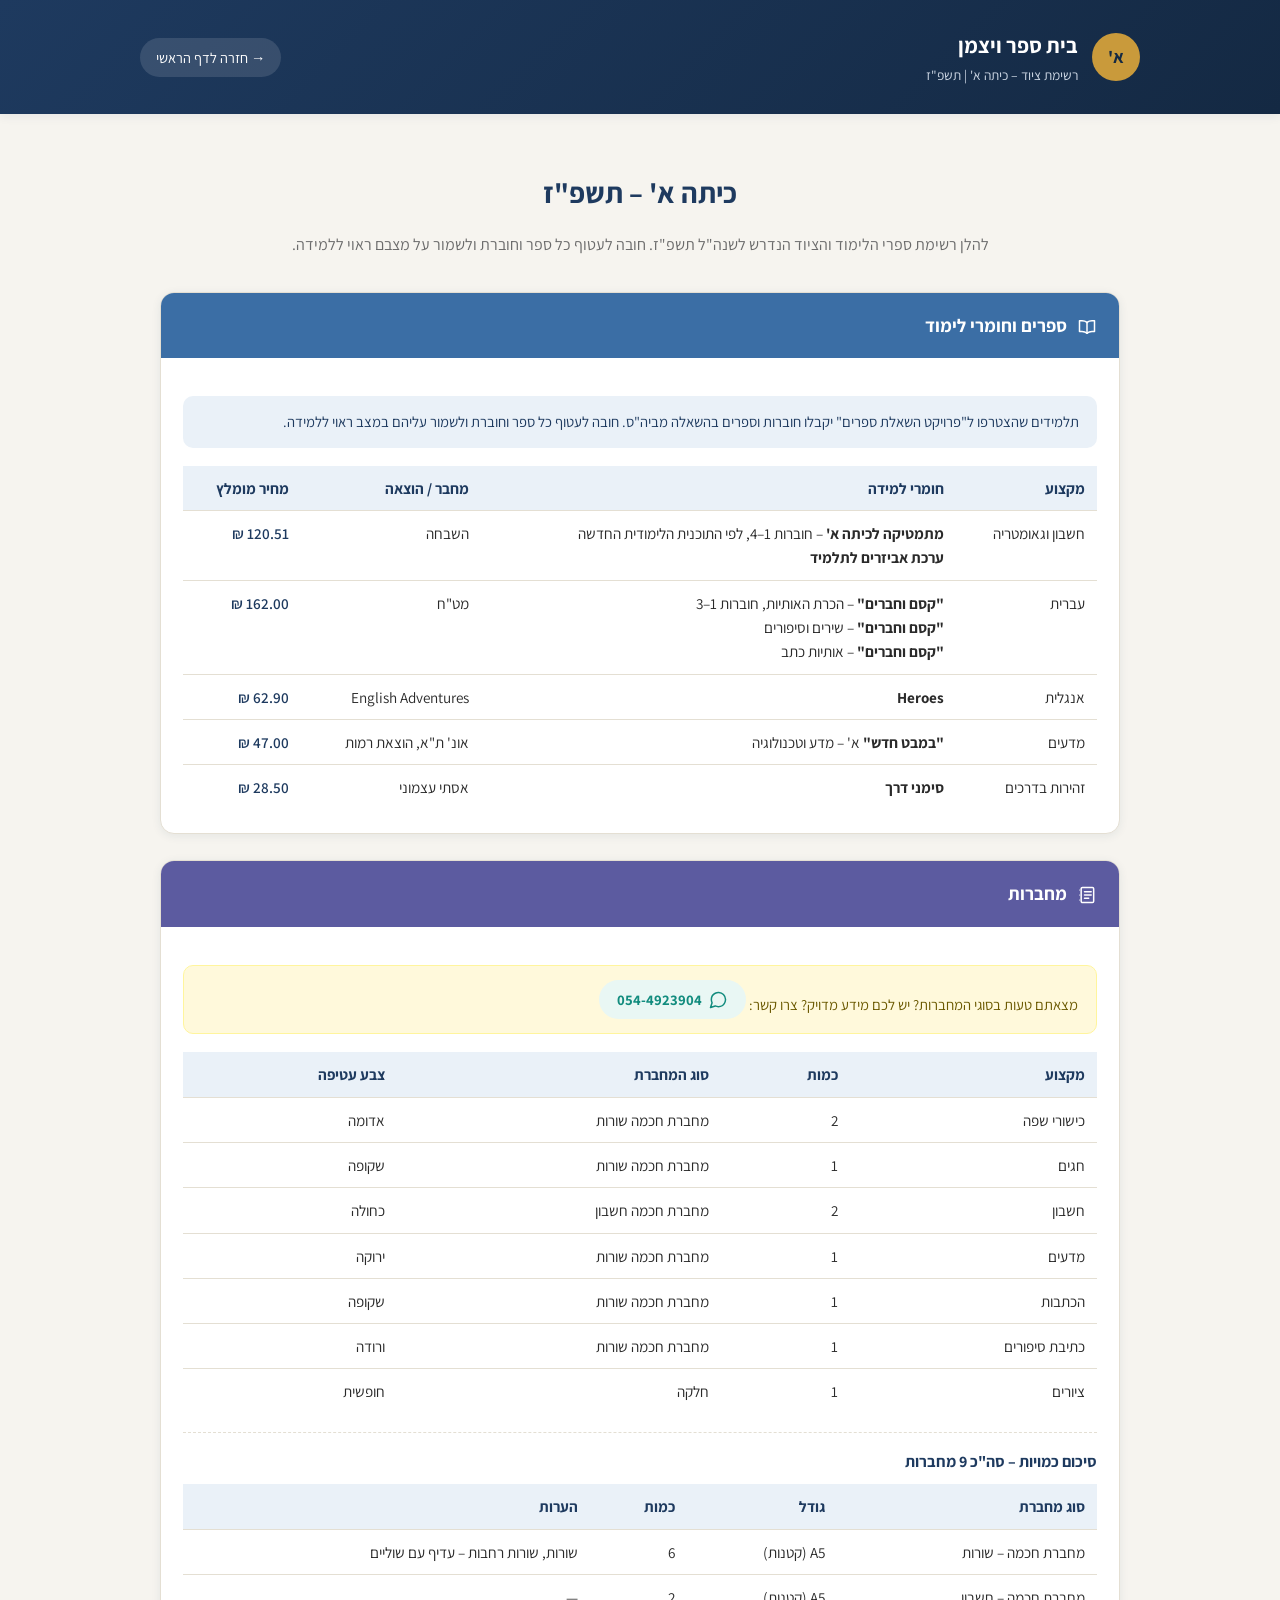
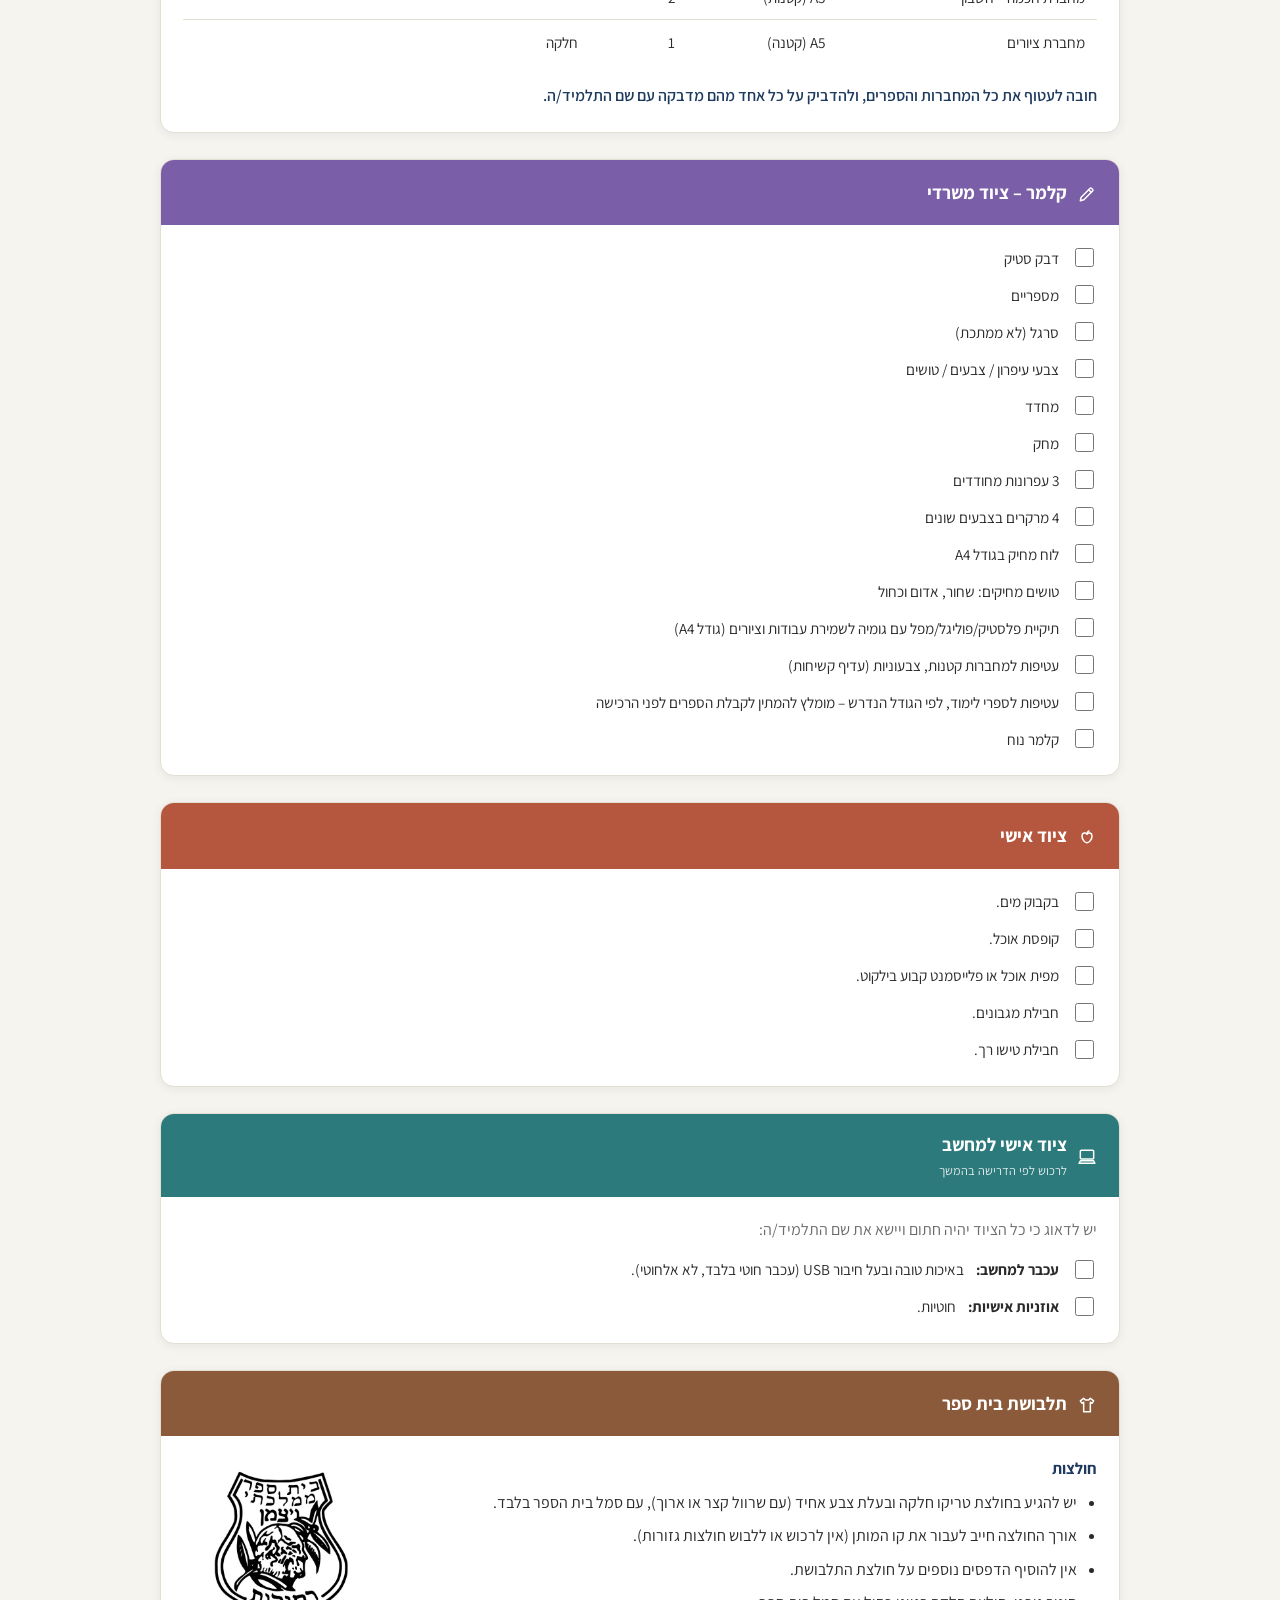
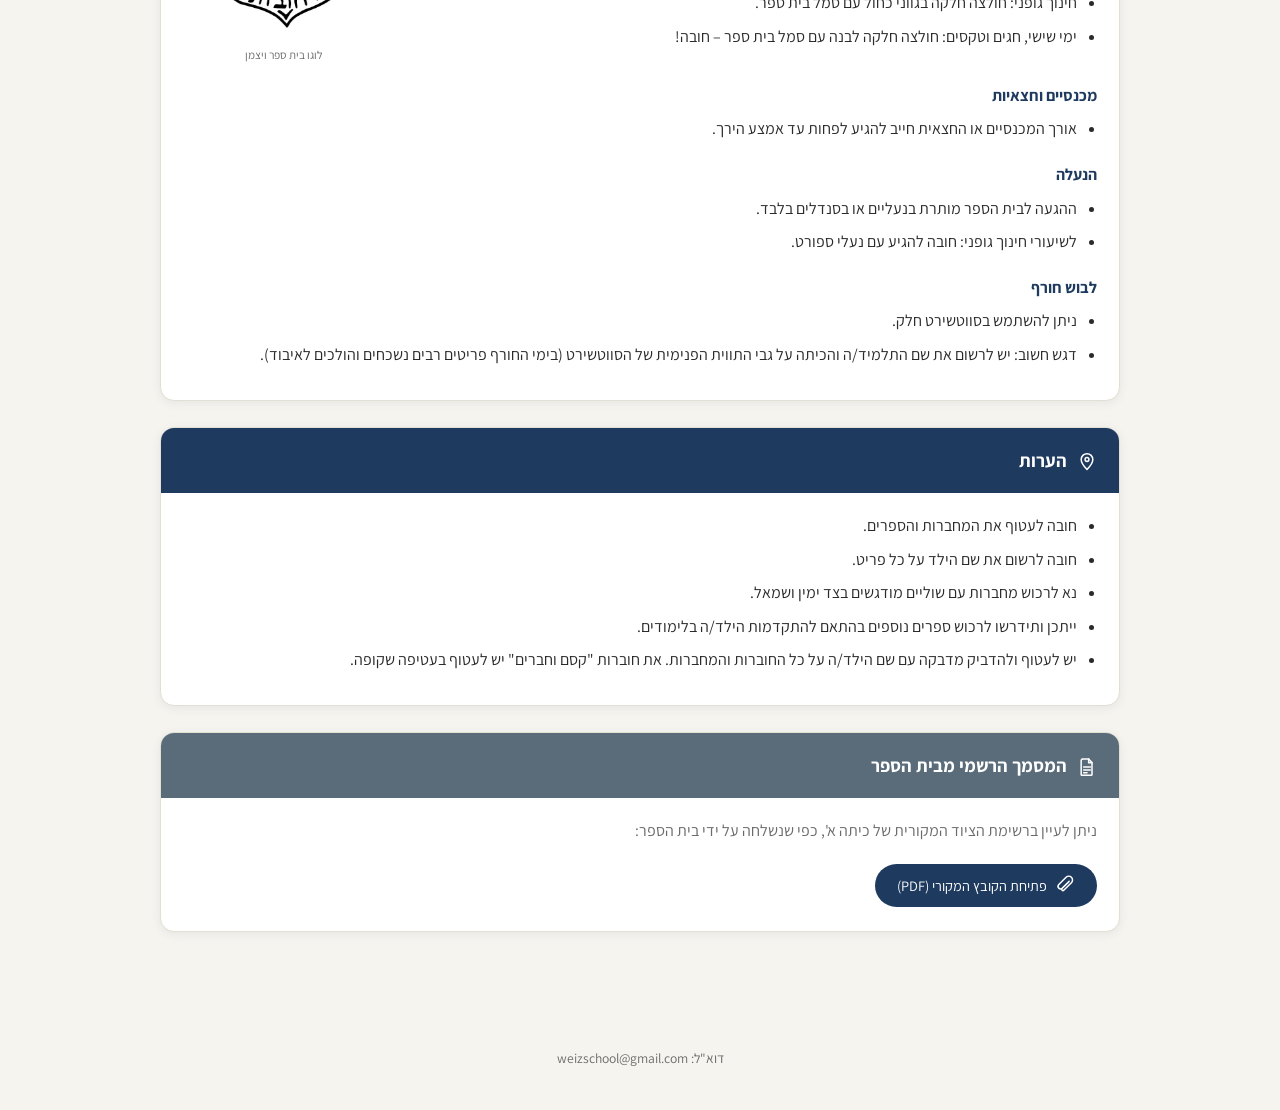
<file: כיתה-א.html>
<!DOCTYPE html>
<html lang="he" dir="rtl">
<head>
<meta charset="UTF-8">
<meta name="viewport" content="width=device-width, initial-scale=1.0">
<title>כיתה א' – רשימת ציוד תשפ"ז | בית ספר ויצמן</title>
<link rel="stylesheet" href="styles.css">
</head>
<body>

<header class="site-header">
  <div class="header-inner">
    <div class="brand">
      <div class="logo-badge">א'</div>
      <div>
        <h1>בית ספר ויצמן</h1>
        <p>רשימת ציוד – כיתה א' | תשפ"ז</p>
      </div>
    </div>
    <a class="back-link" href="index.html">→ חזרה לדף הראשי</a>
  </div>
</header>

<main>
  <h2 class="page-title">כיתה א' – תשפ"ז</h2>
  <p class="page-subtitle">להלן רשימת ספרי הלימוד והציוד הנדרש לשנה"ל תשפ"ז. חובה לעטוף כל ספר וחוברת ולשמור על מצבם ראוי ללמידה.</p>

  <section class="section equip">
    <div class="section-header"><span class="icon"><svg class="icon-svg" viewBox="0 0 24 24" xmlns="http://www.w3.org/2000/svg"><path d="M12 6.5c-1.6-1.3-3.6-2-6-2H3v13h3c2.4 0 4.4.7 6 2"/><path d="M12 6.5c1.6-1.3 3.6-2 6-2h3v13h-3c-2.4 0-4.4.7-6 2"/><line x1="12" y1="6.5" x2="12" y2="19.5"/></svg></span> ספרים וחומרי לימוד</div>
    <div class="section-body">
      <div class="callout">
        תלמידים שהצטרפו ל"פרויקט השאלת ספרים" יקבלו חוברות וספרים בהשאלה מביה"ס. חובה לעטוף כל ספר וחוברת ולשמור עליהם במצב ראוי ללמידה.
      </div>
      <table class="supply-table books-table">
        <thead>
          <tr>
            <th>מקצוע</th>
            <th>חומרי למידה</th>
            <th>מחבר / הוצאה</th>
            <th>מחיר מומלץ</th>
          </tr>
        </thead>
        <tbody>
          <tr>
            <td>חשבון וגאומטריה</td>
            <td>
              <strong>מתמטיקה לכיתה א'</strong> – חוברות 1–4, לפי התוכנית הלימודית החדשה<br>
              <strong>ערכת אביזרים לתלמיד</strong>
            </td>
            <td>השבחה</td>
            <td class="price">120.51 ₪</td>
          </tr>
          <tr>
            <td>עברית</td>
            <td>
              <strong>"קסם וחברים"</strong> – הכרת האותיות, חוברות 1–3<br>
              <strong>"קסם וחברים"</strong> – שירים וסיפורים<br>
              <strong>"קסם וחברים"</strong> – אותיות כתב
            </td>
            <td>מט"ח</td>
            <td class="price">162.00 ₪</td>
          </tr>
          <tr>
            <td>אנגלית</td>
            <td><strong>Heroes</strong></td>
            <td>English Adventures</td>
            <td class="price">62.90 ₪</td>
          </tr>
          <tr>
            <td>מדעים</td>
            <td><strong>"במבט חדש"</strong> א' – מדע וטכנולוגיה</td>
            <td>אונ' ת"א, הוצאת רמות</td>
            <td class="price">47.00 ₪</td>
          </tr>
          <tr>
            <td>זהירות בדרכים</td>
            <td><strong>סימני דרך</strong></td>
            <td>אסתי עצמוני</td>
            <td class="price">28.50 ₪</td>
          </tr>
        </tbody>
      </table>
    </div>
  </section>

  <section class="section notebooks">
    <div class="section-header"><span class="icon"><svg class="icon-svg" viewBox="0 0 24 24" xmlns="http://www.w3.org/2000/svg"><rect x="5" y="3" width="15" height="18" rx="1.5"/><line x1="9" y1="8" x2="17" y2="8"/><line x1="9" y1="12" x2="17" y2="12"/><line x1="9" y1="16" x2="14" y2="16"/><circle cx="3.2" cy="6" r="0.7" fill="currentColor" stroke="none"/><circle cx="3.2" cy="12" r="0.7" fill="currentColor" stroke="none"/><circle cx="3.2" cy="18" r="0.7" fill="currentColor" stroke="none"/></svg></span> מחברות</div>
    <div class="section-body">
      <div class="callout-yellow">
        מצאתם טעות בסוגי המחברות? יש לכם מידע מדויק? צרו קשר:
        <a class="whatsapp-link" href="https://wa.me/972544923904?text=%D7%A4%D7%A0%D7%99%D7%99%D7%94%20%D7%91%D7%A0%D7%95%D7%92%D7%A2%20%D7%9C%D7%9E%D7%97%D7%91%D7%A8%D7%95%D7%AA%20%E2%80%93%20%D7%9B%D7%99%D7%AA%D7%94%20%D7%90" target="_blank" rel="noopener"><svg class="icon-svg" viewBox="0 0 24 24" xmlns="http://www.w3.org/2000/svg"><path d="M21 11.5a8.38 8.38 0 0 1-.9 3.8 8.5 8.5 0 0 1-7.6 4.7 8.38 8.38 0 0 1-3.8-.9L3 21l1.9-5.7a8.38 8.38 0 0 1-.9-3.8 8.5 8.5 0 0 1 4.7-7.6 8.38 8.38 0 0 1 3.8-.9h.5a8.48 8.48 0 0 1 8 8v.5z"/></svg> <bdi dir="ltr">054-4923904</bdi></a>
      </div>
      <table class="supply-table">
        <thead>
          <tr>
            <th>מקצוע</th>
            <th>כמות</th>
            <th>סוג המחברת</th>
            <th>צבע עטיפה</th>
          </tr>
        </thead>
        <tbody>
          <tr>
            <td>כישורי שפה</td>
            <td>2</td>
            <td>מחברת חכמה שורות</td>
            <td>אדומה</td>
          </tr>
          <tr>
            <td>חגים</td>
            <td>1</td>
            <td>מחברת חכמה שורות</td>
            <td>שקופה</td>
          </tr>
          <tr>
            <td>חשבון</td>
            <td>2</td>
            <td>מחברת חכמה חשבון</td>
            <td>כחולה</td>
          </tr>
          <tr>
            <td>מדעים</td>
            <td>1</td>
            <td>מחברת חכמה שורות</td>
            <td>ירוקה</td>
          </tr>
          <tr>
            <td>הכתבות</td>
            <td>1</td>
            <td>מחברת חכמה שורות</td>
            <td>שקופה</td>
          </tr>
          <tr>
            <td>כתיבת סיפורים</td>
            <td>1</td>
            <td>מחברת חכמה שורות</td>
            <td>ורודה</td>
          </tr>
          <tr>
            <td>ציורים</td>
            <td>1</td>
            <td>חלקה</td>
            <td>חופשית</td>
          </tr>
        </tbody>
      </table>

      <div class="notebook-list">
        <h4>סיכום כמויות – סה"כ 9 מחברות</h4>
        <table class="supply-table">
          <thead>
            <tr>
              <th>סוג מחברת</th>
              <th>גודל</th>
              <th>כמות</th>
              <th>הערות</th>
            </tr>
          </thead>
          <tbody>
            <tr>
              <td>מחברת חכמה – שורות</td>
              <td>A5 (קטנות)</td>
              <td>6</td>
              <td>שורות, שורות רחבות – עדיף עם שוליים</td>
            </tr>
            <tr>
              <td>מחברת חכמה – חשבון</td>
              <td>A5 (קטנות)</td>
              <td>2</td>
              <td>—</td>
            </tr>
            <tr>
              <td>מחברת ציורים</td>
              <td>A5 (קטנה)</td>
              <td>1</td>
              <td>חלקה</td>
            </tr>
          </tbody>
        </table>
      </div>

      <p style="margin:18px 0 0;color:var(--navy);font-weight:600;">חובה לעטוף את כל המחברות והספרים, ולהדביק על כל אחד מהם מדבקה עם שם התלמיד/ה.</p>
    </div>
  </section>

  <section class="section stationery">
    <div class="section-header"><span class="icon"><svg class="icon-svg" viewBox="0 0 24 24" xmlns="http://www.w3.org/2000/svg"><path d="M4 20l1-4.2L15.5 5.3a1.5 1.5 0 0 1 2.1 0l1.1 1.1a1.5 1.5 0 0 1 0 2.1L8.2 19 4 20z"/><line x1="14" y1="7" x2="17" y2="10"/></svg></span> קלמר – ציוד משרדי</div>
    <div class="section-body">
      <ul class="checklist">
        <li><label><input type="checkbox"> דבק סטיק</label></li>
        <li><label><input type="checkbox"> מספריים</label></li>
        <li><label><input type="checkbox"> סרגל (לא ממתכת)</label></li>
        <li><label><input type="checkbox"> צבעי עיפרון / צבעים / טושים</label></li>
        <li><label><input type="checkbox"> מחדד</label></li>
        <li><label><input type="checkbox"> מחק</label></li>
        <li><label><input type="checkbox"> 3 עפרונות מחודדים</label></li>
        <li><label><input type="checkbox"> 4 מרקרים בצבעים שונים</label></li>
        <li><label><input type="checkbox"> לוח מחיק בגודל A4</label></li>
        <li><label><input type="checkbox"> טושים מחיקים: שחור, אדום וכחול</label></li>
        <li><label><input type="checkbox"> תיקיית פלסטיק/פוליגל/מפל עם גומיה לשמירת עבודות וציורים (גודל A4)</label></li>
        <li><label><input type="checkbox"> עטיפות למחברות קטנות, צבעוניות (עדיף קשיחות)</label></li>
        <li><label><input type="checkbox"> עטיפות לספרי לימוד, לפי הגודל הנדרש – מומלץ להמתין לקבלת הספרים לפני הרכישה</label></li>
        <li><label><input type="checkbox"> קלמר נוח</label></li>
      </ul>
    </div>
  </section>

  <section class="section personal">
    <div class="section-header"><span class="icon"><svg class="icon-svg" viewBox="0 0 24 24" xmlns="http://www.w3.org/2000/svg"><path d="M12 8.5c-2-2.3-6-1.8-6 2.3 0 4 3.2 8.2 6 8.2s6-4.2 6-8.2c0-4.1-4-4.6-6-2.3z"/><path d="M12 8.5c0-1.8.8-3 2.3-3.7"/></svg></span> ציוד אישי</div>
    <div class="section-body">
      <ul class="checklist">
        <li><label><input type="checkbox"> בקבוק מים.</label></li>
        <li><label><input type="checkbox"> קופסת אוכל.</label></li>
        <li><label><input type="checkbox"> מפית אוכל או פלייסמנט קבוע בילקוט.</label></li>
        <li><label><input type="checkbox"> חבילת מגבונים.</label></li>
        <li><label><input type="checkbox"> חבילת טישו רך.</label></li>
      </ul>
    </div>
  </section>

  <section class="section computer">
    <div class="section-header">
      <span class="icon"><svg class="icon-svg" viewBox="0 0 24 24" xmlns="http://www.w3.org/2000/svg"><rect x="4" y="4" width="16" height="10.5" rx="1.2"/><path d="M2.5 19.5h19l-1.6-3H4.1z"/></svg></span>
      <div class="header-text">
        <span>ציוד אישי למחשב</span>
        <span class="header-subtitle">לרכוש לפי הדרישה בהמשך</span>
      </div>
    </div>
    <div class="section-body">
      <p style="margin:0 0 14px;color:var(--muted);">יש לדאוג כי כל הציוד יהיה חתום ויישא את שם התלמיד/ה:</p>
      <ul class="checklist">
        <li><label><input type="checkbox"> <strong>עכבר למחשב:</strong> באיכות טובה ובעל חיבור USB (עכבר חוטי בלבד, לא אלחוטי).</label></li>
        <li><label><input type="checkbox"> <strong>אוזניות אישיות:</strong> חוטיות.</label></li>
      </ul>
    </div>
  </section>

  <section class="section uniform">
    <div class="section-header"><span class="icon"><svg class="icon-svg" viewBox="0 0 24 24" xmlns="http://www.w3.org/2000/svg"><path d="M8 4 4 7l2 3 2-1.3V20h8V8.7L18 10l2-3-4-3-2 2h-4z"/></svg></span> תלבושת בית ספר</div>
    <div class="section-body">
      <div class="uniform-header">
        <div class="shirts-block">
          <h4 class="subhead">חולצות</h4>
          <ul class="plain-list">
            <li>יש להגיע בחולצת טריקו חלקה ובעלת צבע אחיד (עם שרוול קצר או ארוך), עם סמל בית הספר בלבד.</li>
            <li>אורך החולצה חייב לעבור את קו המותן (אין לרכוש או ללבוש חולצות גזורות).</li>
            <li>אין להוסיף הדפסים נוספים על חולצת התלבושת.</li>
            <li>חינוך גופני: חולצה חלקה בגווני כחול עם סמל בית ספר.</li>
            <li>ימי שישי, חגים וטקסים: חולצה חלקה לבנה עם סמל בית ספר – חובה!</li>
          </ul>
        </div>
        <div class="logo-block">
          <img src="logo.png" alt="לוגו בית ספר ויצמן" class="school-logo">
          <span class="logo-caption">לוגו בית ספר ויצמן</span>
        </div>
      </div>

      <h4 class="subhead">מכנסיים וחצאיות</h4>
      <ul class="plain-list">
        <li>אורך המכנסיים או החצאית חייב להגיע לפחות עד אמצע הירך.</li>
      </ul>

      <h4 class="subhead">הנעלה</h4>
      <ul class="plain-list">
        <li>ההגעה לבית הספר מותרת בנעליים או בסנדלים בלבד.</li>
        <li>לשיעורי חינוך גופני: חובה להגיע עם נעלי ספורט.</li>
      </ul>

      <h4 class="subhead">לבוש חורף</h4>
      <ul class="plain-list">
        <li>ניתן להשתמש בסווטשירט חלק.</li>
        <li>דגש חשוב: יש לרשום את שם התלמיד/ה והכיתה על גבי התווית הפנימית של הסווטשירט (בימי החורף פריטים רבים נשכחים והולכים לאיבוד).</li>
      </ul>
    </div>
  </section>

  <section class="section notes">
    <div class="section-header"><span class="icon"><svg class="icon-svg" viewBox="0 0 24 24" xmlns="http://www.w3.org/2000/svg"><path d="M12 21s7-7.2 7-12a7 7 0 0 0-14 0c0 4.8 7 12 7 12z"/><circle cx="12" cy="9" r="2.3"/></svg></span> הערות</div>
    <div class="section-body">
      <ul class="plain-list">
        <li>חובה לעטוף את המחברות והספרים.</li>
        <li>חובה לרשום את שם הילד על כל פריט.</li>
        <li>נא לרכוש מחברות עם שוליים מודגשים בצד ימין ושמאל.</li>
        <li>ייתכן ותידרשו לרכוש ספרים נוספים בהתאם להתקדמות הילד/ה בלימודים.</li>
        <li>יש לעטוף ולהדביק מדבקה עם שם הילד/ה על כל החוברות והמחברות. את חוברות "קסם וחברים" יש לעטוף בעטיפה שקופה.</li>
      </ul>
    </div>
  </section>

  <section class="section document">
    <div class="section-header"><span class="icon"><svg class="icon-svg" viewBox="0 0 24 24" xmlns="http://www.w3.org/2000/svg"><path d="M6 2.5h8l4 4v14.5a1 1 0 0 1-1 1H6a1 1 0 0 1-1-1v-17a1 1 0 0 1 1-1z"/><path d="M14 2.5V7h4"/><line x1="8" y1="12" x2="16" y2="12"/><line x1="8" y1="15.5" x2="16" y2="15.5"/><line x1="8" y1="19" x2="12" y2="19"/></svg></span> המסמך הרשמי מבית הספר</div>
    <div class="section-body">
      <p style="margin:0 0 14px;color:var(--muted);">ניתן לעיין ברשימת הציוד המקורית של כיתה א', כפי שנשלחה על ידי בית הספר:</p>
      <a class="cta-btn" href="שכבת%20א%20תשפז.pdf" target="_blank" rel="noopener"><svg class="icon-svg" width="18" height="18" viewBox="0 0 24 24" xmlns="http://www.w3.org/2000/svg"><path d="M17 7.5 8.5 16a3 3 0 0 1-4.2-4.2l9-9a4.5 4.5 0 0 1 6.4 6.4l-9.2 9.2a1.5 1.5 0 0 1-2.1-2.1l8-8"/></svg> פתיחת הקובץ המקורי (PDF)</a>
    </div>
  </section>
</main>

<footer class="site-footer">
  <div class="contact-line">דוא"ל: weizschool@gmail.com</div>
</footer>

</body>
</html>
</file>
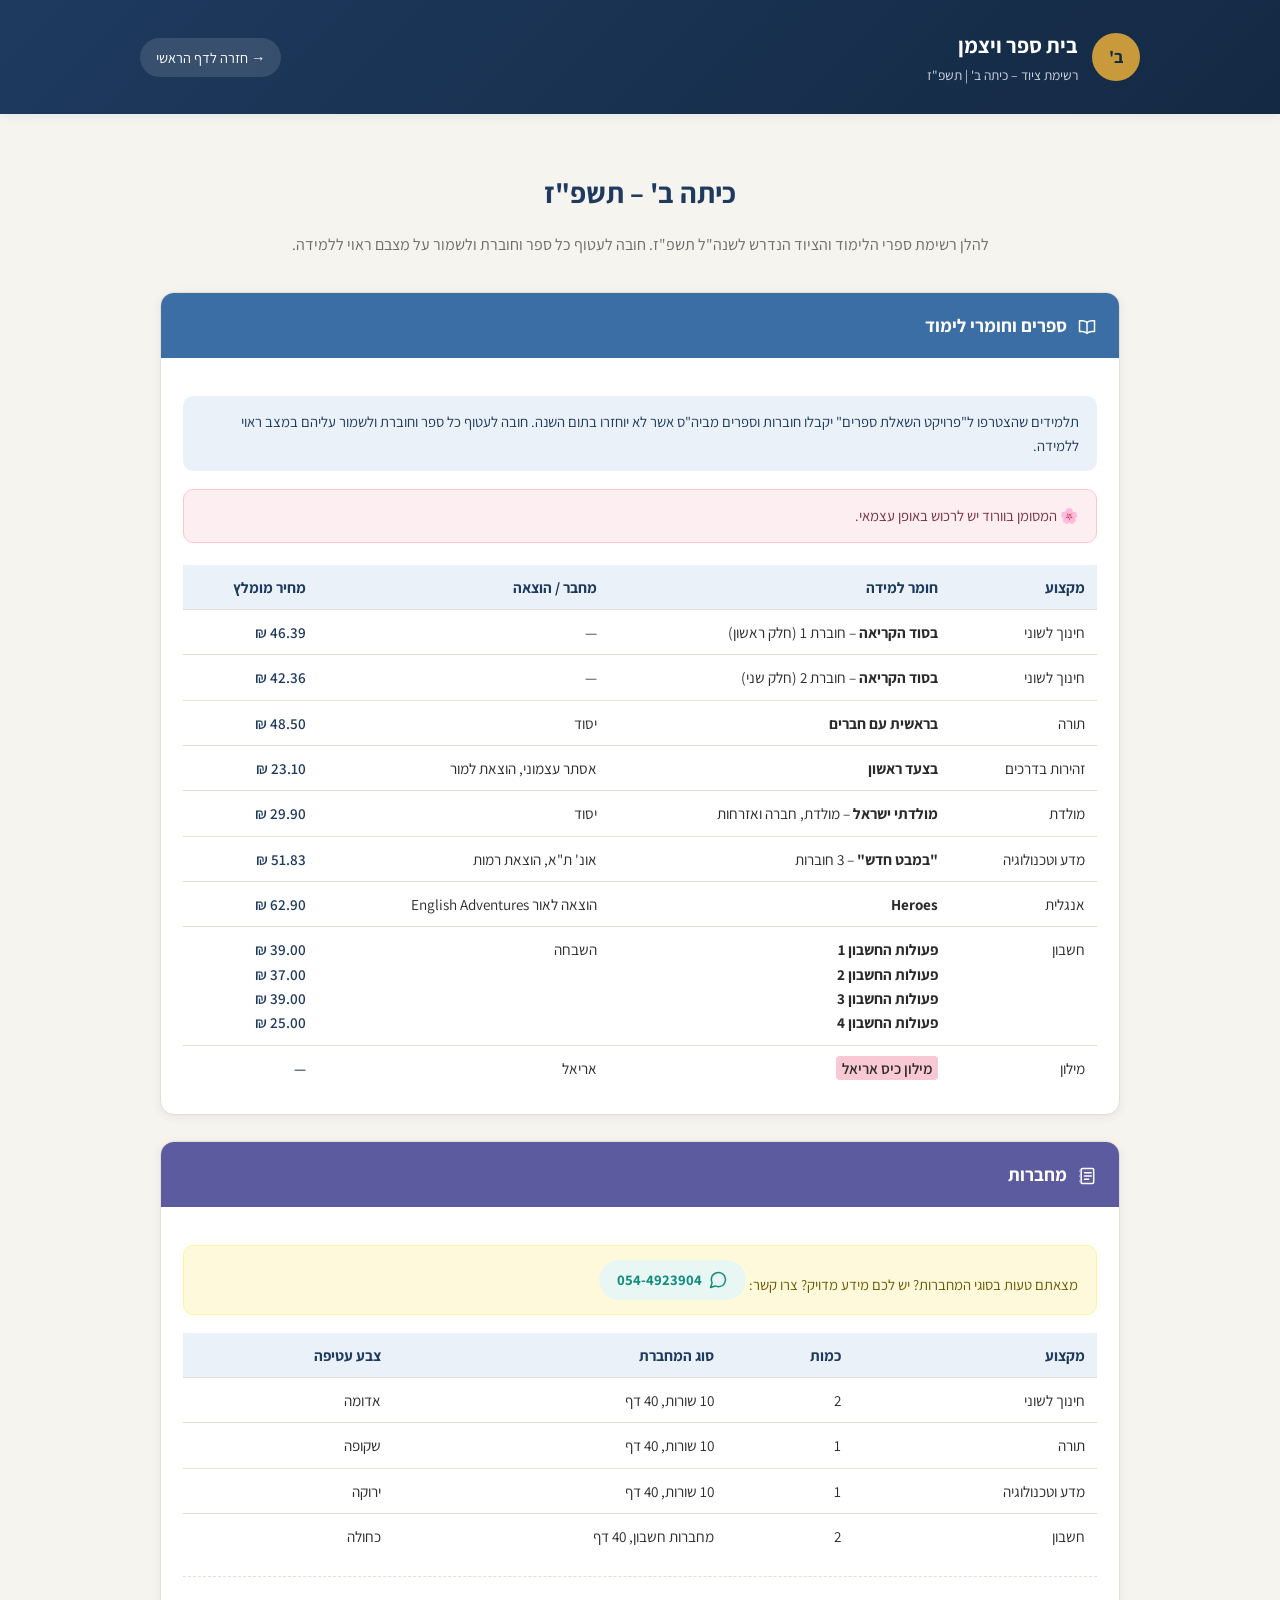
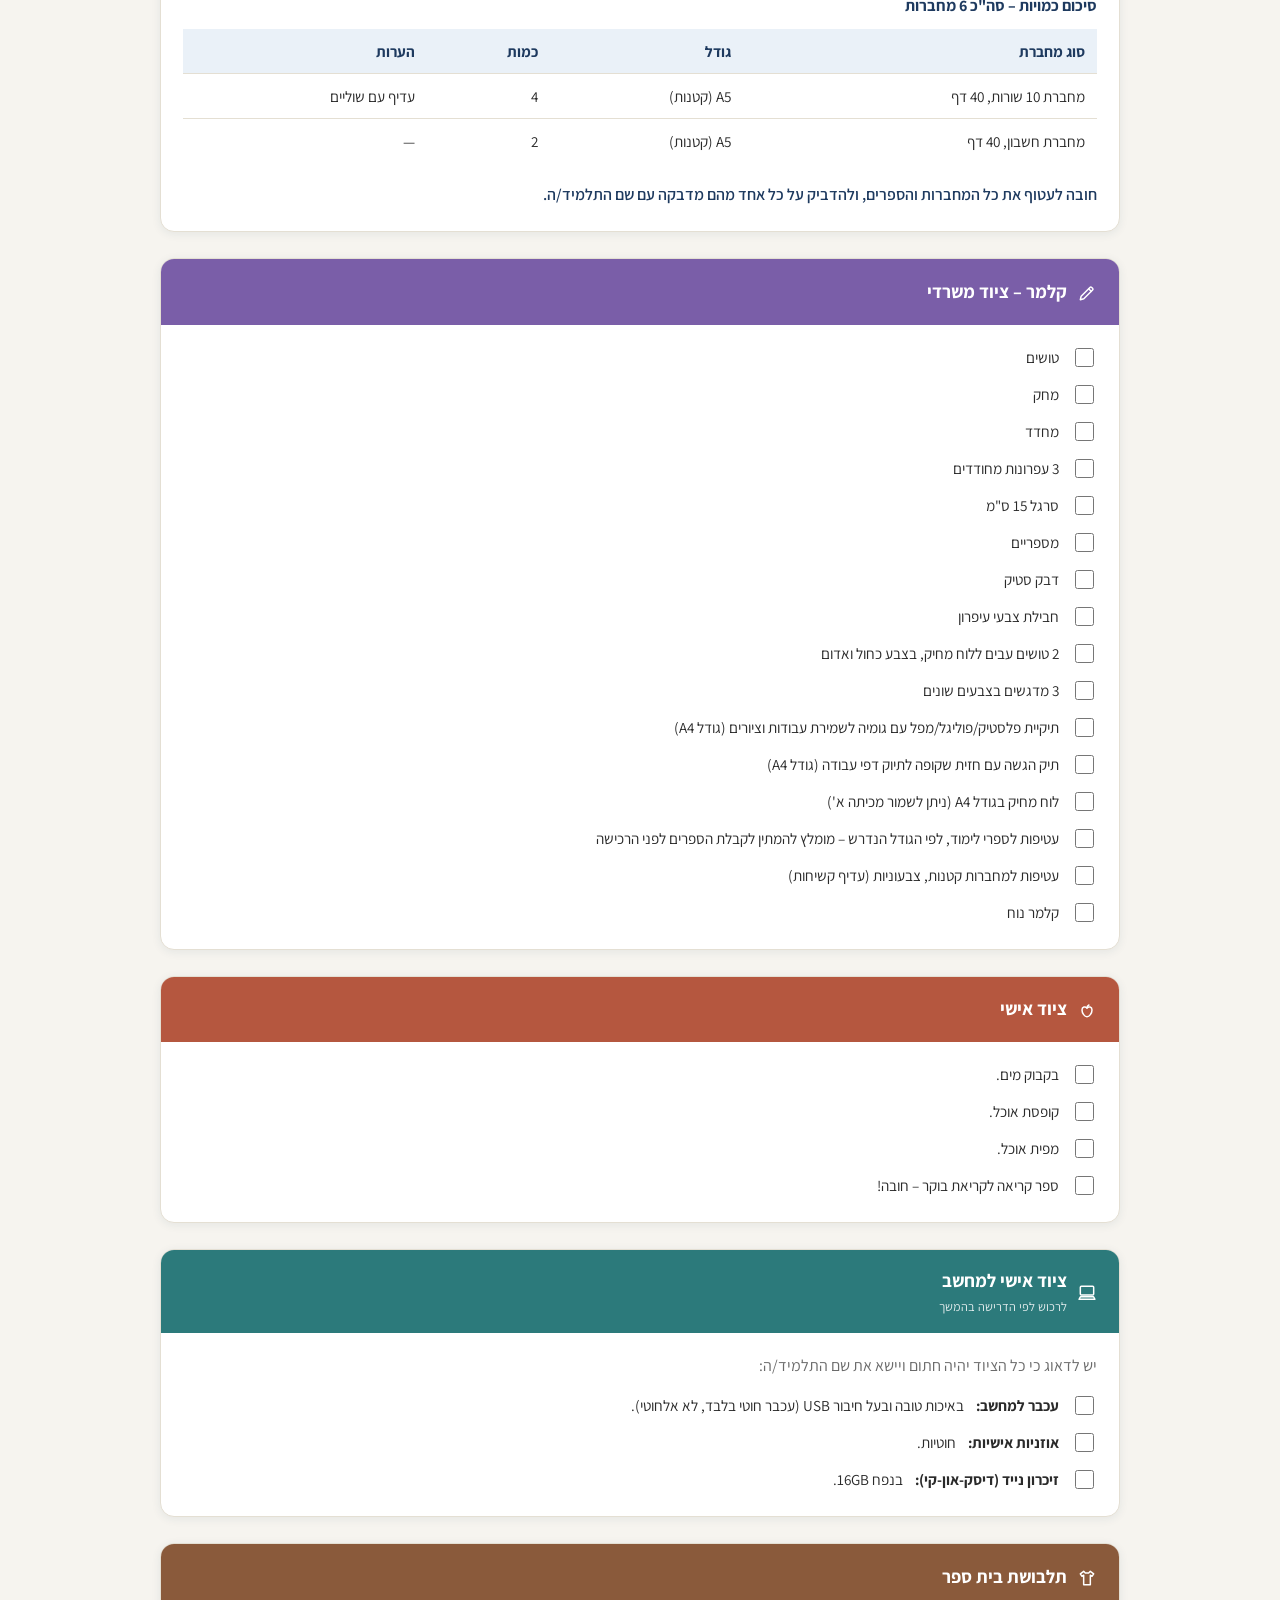
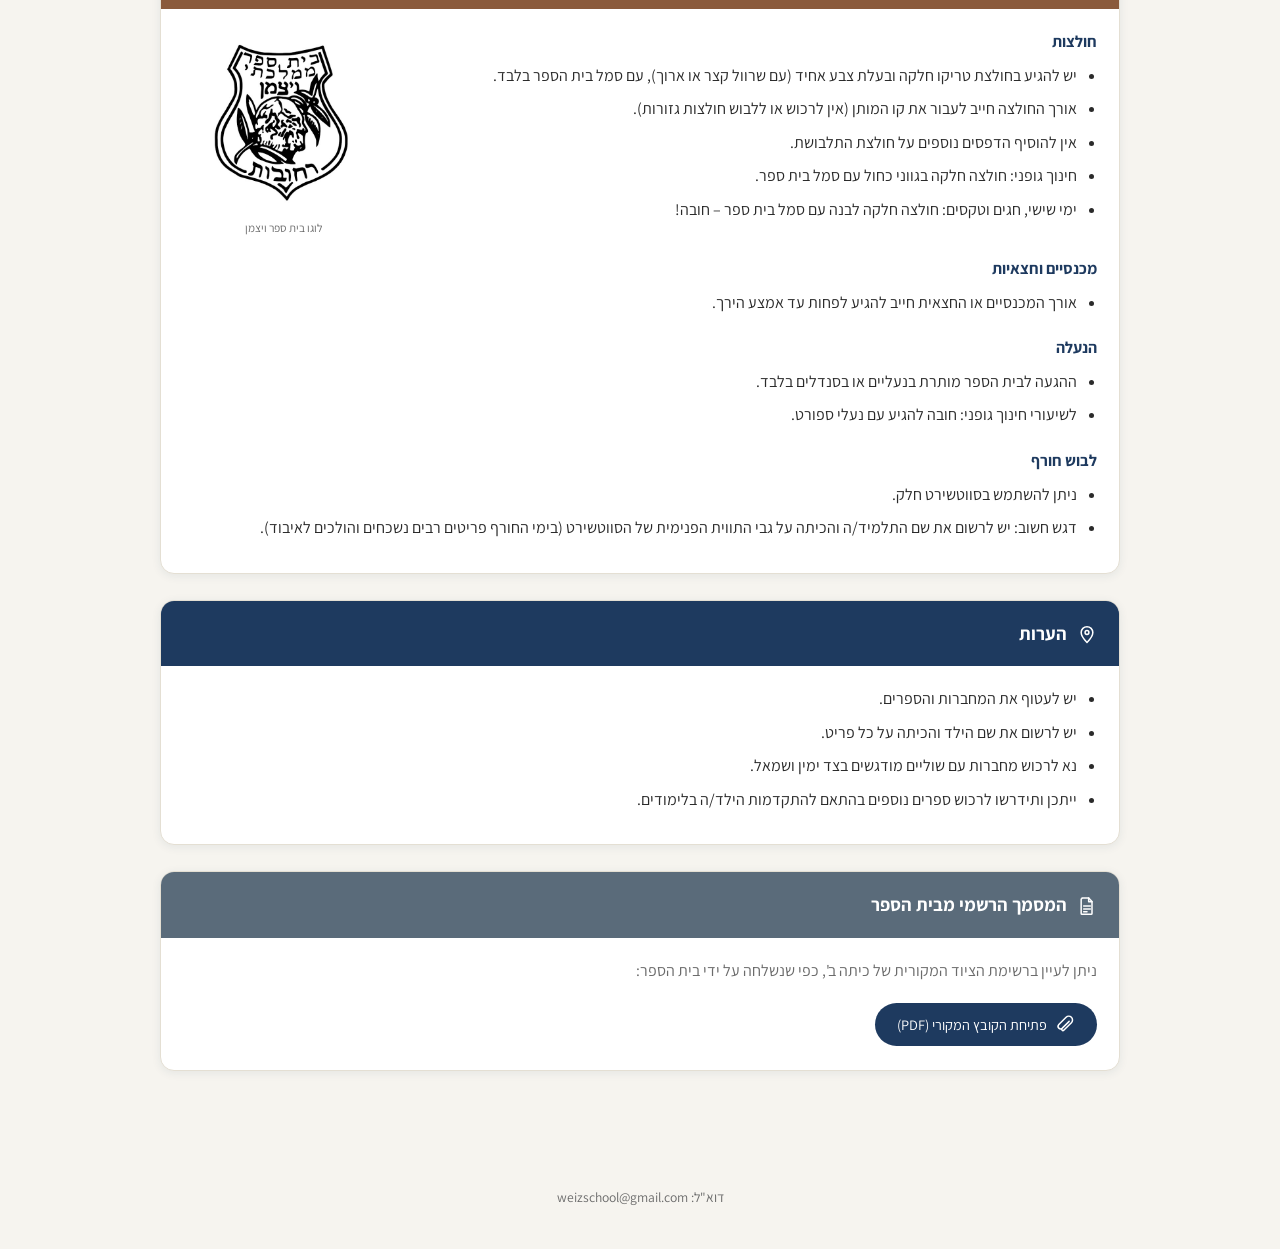
<file: כיתה-ב.html>
<!DOCTYPE html>
<html lang="he" dir="rtl">
<head>
<meta charset="UTF-8">
<meta name="viewport" content="width=device-width, initial-scale=1.0">
<title>כיתה ב' – רשימת ציוד תשפ"ז | בית ספר ויצמן</title>
<link rel="stylesheet" href="styles.css">
</head>
<body>

<header class="site-header">
  <div class="header-inner">
    <div class="brand">
      <div class="logo-badge">ב'</div>
      <div>
        <h1>בית ספר ויצמן</h1>
        <p>רשימת ציוד – כיתה ב' | תשפ"ז</p>
      </div>
    </div>
    <a class="back-link" href="index.html">→ חזרה לדף הראשי</a>
  </div>
</header>

<main>
  <h2 class="page-title">כיתה ב' – תשפ"ז</h2>
  <p class="page-subtitle">להלן רשימת ספרי הלימוד והציוד הנדרש לשנה"ל תשפ"ז. חובה לעטוף כל ספר וחוברת ולשמור על מצבם ראוי ללמידה.</p>

  <section class="section equip">
    <div class="section-header"><span class="icon"><svg class="icon-svg" viewBox="0 0 24 24" xmlns="http://www.w3.org/2000/svg"><path d="M12 6.5c-1.6-1.3-3.6-2-6-2H3v13h3c2.4 0 4.4.7 6 2"/><path d="M12 6.5c1.6-1.3 3.6-2 6-2h3v13h-3c-2.4 0-4.4.7-6 2"/><line x1="12" y1="6.5" x2="12" y2="19.5"/></svg></span> ספרים וחומרי לימוד</div>
    <div class="section-body">
      <div class="callout">
        תלמידים שהצטרפו ל"פרויקט השאלת ספרים" יקבלו חוברות וספרים מביה"ס אשר לא יוחזרו בתום השנה. חובה לעטוף כל ספר וחוברת ולשמור עליהם במצב ראוי ללמידה.
      </div>
      <div class="callout-pink">
        🌸 המסומן בוורוד יש לרכוש באופן עצמאי.
      </div>

      <table class="supply-table books-table">
        <thead>
          <tr>
            <th>מקצוע</th>
            <th>חומר למידה</th>
            <th>מחבר / הוצאה</th>
            <th>מחיר מומלץ</th>
          </tr>
        </thead>
        <tbody>
          <tr>
            <td>חינוך לשוני</td>
            <td><strong>בסוד הקריאה</strong> – חוברת 1 (חלק ראשון)</td>
            <td>—</td>
            <td class="price">46.39 ₪</td>
          </tr>
          <tr>
            <td>חינוך לשוני</td>
            <td><strong>בסוד הקריאה</strong> – חוברת 2 (חלק שני)</td>
            <td>—</td>
            <td class="price">42.36 ₪</td>
          </tr>
          <tr>
            <td>תורה</td>
            <td><strong>בראשית עם חברים</strong></td>
            <td>יסוד</td>
            <td class="price">48.50 ₪</td>
          </tr>
          <tr>
            <td>זהירות בדרכים</td>
            <td><strong>בצעד ראשון</strong></td>
            <td>אסתר עצמוני, הוצאת למור</td>
            <td class="price">23.10 ₪</td>
          </tr>
          <tr>
            <td>מולדת</td>
            <td><strong>מולדתי ישראל</strong> – מולדת, חברה ואזרחות</td>
            <td>יסוד</td>
            <td class="price">29.90 ₪</td>
          </tr>
          <tr>
            <td>מדע וטכנולוגיה</td>
            <td><strong>"במבט חדש"</strong> – 3 חוברות</td>
            <td>אונ' ת"א, הוצאת רמות</td>
            <td class="price">51.83 ₪</td>
          </tr>
          <tr>
            <td>אנגלית</td>
            <td><strong>Heroes</strong></td>
            <td>הוצאה לאור English Adventures</td>
            <td class="price">62.90 ₪</td>
          </tr>
          <tr>
            <td>חשבון</td>
            <td>
              <strong>פעולות החשבון 1</strong><br>
              <strong>פעולות החשבון 2</strong><br>
              <strong>פעולות החשבון 3</strong><br>
              <strong>פעולות החשבון 4</strong>
            </td>
            <td>השבחה</td>
            <td class="price">
              39.00 ₪<br>
              37.00 ₪<br>
              39.00 ₪<br>
              25.00 ₪
            </td>
          </tr>
          <tr>
            <td>מילון</td>
            <td><strong class="pink-highlight">מילון כיס אריאל</strong></td>
            <td>אריאל</td>
            <td class="price">—</td>
          </tr>
        </tbody>
      </table>
    </div>
  </section>

  <section class="section notebooks">
    <div class="section-header"><span class="icon"><svg class="icon-svg" viewBox="0 0 24 24" xmlns="http://www.w3.org/2000/svg"><rect x="5" y="3" width="15" height="18" rx="1.5"/><line x1="9" y1="8" x2="17" y2="8"/><line x1="9" y1="12" x2="17" y2="12"/><line x1="9" y1="16" x2="14" y2="16"/><circle cx="3.2" cy="6" r="0.7" fill="currentColor" stroke="none"/><circle cx="3.2" cy="12" r="0.7" fill="currentColor" stroke="none"/><circle cx="3.2" cy="18" r="0.7" fill="currentColor" stroke="none"/></svg></span> מחברות</div>
    <div class="section-body">
      <div class="callout-yellow">
        מצאתם טעות בסוגי המחברות? יש לכם מידע מדויק? צרו קשר:
        <a class="whatsapp-link" href="https://wa.me/972544923904?text=%D7%A4%D7%A0%D7%99%D7%99%D7%94%20%D7%91%D7%A0%D7%95%D7%92%D7%A2%20%D7%9C%D7%9E%D7%97%D7%91%D7%A8%D7%95%D7%AA%20%E2%80%93%20%D7%9B%D7%99%D7%AA%D7%94%20%D7%91" target="_blank" rel="noopener"><svg class="icon-svg" viewBox="0 0 24 24" xmlns="http://www.w3.org/2000/svg"><path d="M21 11.5a8.38 8.38 0 0 1-.9 3.8 8.5 8.5 0 0 1-7.6 4.7 8.38 8.38 0 0 1-3.8-.9L3 21l1.9-5.7a8.38 8.38 0 0 1-.9-3.8 8.5 8.5 0 0 1 4.7-7.6 8.38 8.38 0 0 1 3.8-.9h.5a8.48 8.48 0 0 1 8 8v.5z"/></svg> <bdi dir="ltr">054-4923904</bdi></a>
      </div>
      <table class="supply-table">
        <thead>
          <tr>
            <th>מקצוע</th>
            <th>כמות</th>
            <th>סוג המחברת</th>
            <th>צבע עטיפה</th>
          </tr>
        </thead>
        <tbody>
          <tr>
            <td>חינוך לשוני</td>
            <td>2</td>
            <td>10 שורות, 40 דף</td>
            <td>אדומה</td>
          </tr>
          <tr>
            <td>תורה</td>
            <td>1</td>
            <td>10 שורות, 40 דף</td>
            <td>שקופה</td>
          </tr>
          <tr>
            <td>מדע וטכנולוגיה</td>
            <td>1</td>
            <td>10 שורות, 40 דף</td>
            <td>ירוקה</td>
          </tr>
          <tr>
            <td>חשבון</td>
            <td>2</td>
            <td>מחברות חשבון, 40 דף</td>
            <td>כחולה</td>
          </tr>
        </tbody>
      </table>

      <div class="notebook-list">
        <h4>סיכום כמויות – סה"כ 6 מחברות</h4>
        <table class="supply-table">
          <thead>
            <tr>
              <th>סוג מחברת</th>
              <th>גודל</th>
              <th>כמות</th>
              <th>הערות</th>
            </tr>
          </thead>
          <tbody>
            <tr>
              <td>מחברת 10 שורות, 40 דף</td>
              <td>A5 (קטנות)</td>
              <td>4</td>
              <td>עדיף עם שוליים</td>
            </tr>
            <tr>
              <td>מחברת חשבון, 40 דף</td>
              <td>A5 (קטנות)</td>
              <td>2</td>
              <td>—</td>
            </tr>
          </tbody>
        </table>
      </div>

      <p style="margin:18px 0 0;color:var(--navy);font-weight:600;">חובה לעטוף את כל המחברות והספרים, ולהדביק על כל אחד מהם מדבקה עם שם התלמיד/ה.</p>
    </div>
  </section>

  <section class="section stationery">
    <div class="section-header"><span class="icon"><svg class="icon-svg" viewBox="0 0 24 24" xmlns="http://www.w3.org/2000/svg"><path d="M4 20l1-4.2L15.5 5.3a1.5 1.5 0 0 1 2.1 0l1.1 1.1a1.5 1.5 0 0 1 0 2.1L8.2 19 4 20z"/><line x1="14" y1="7" x2="17" y2="10"/></svg></span> קלמר – ציוד משרדי</div>
    <div class="section-body">
      <ul class="checklist">
        <li><label><input type="checkbox"> טושים</label></li>
        <li><label><input type="checkbox"> מחק</label></li>
        <li><label><input type="checkbox"> מחדד</label></li>
        <li><label><input type="checkbox"> 3 עפרונות מחודדים</label></li>
        <li><label><input type="checkbox"> סרגל 15 ס"מ</label></li>
        <li><label><input type="checkbox"> מספריים</label></li>
        <li><label><input type="checkbox"> דבק סטיק</label></li>
        <li><label><input type="checkbox"> חבילת צבעי עיפרון</label></li>
        <li><label><input type="checkbox"> 2 טושים עבים ללוח מחיק, בצבע כחול ואדום</label></li>
        <li><label><input type="checkbox"> 3 מדגשים בצבעים שונים</label></li>
        <li><label><input type="checkbox"> תיקיית פלסטיק/פוליגל/מפל עם גומיה לשמירת עבודות וציורים (גודל A4)</label></li>
        <li><label><input type="checkbox"> תיק הגשה עם חזית שקופה לתיוק דפי עבודה (גודל A4)</label></li>
        <li><label><input type="checkbox"> לוח מחיק בגודל A4 (ניתן לשמור מכיתה א')</label></li>
        <li><label><input type="checkbox"> עטיפות לספרי לימוד, לפי הגודל הנדרש – מומלץ להמתין לקבלת הספרים לפני הרכישה</label></li>
        <li><label><input type="checkbox"> עטיפות למחברות קטנות, צבעוניות (עדיף קשיחות)</label></li>
        <li><label><input type="checkbox"> קלמר נוח</label></li>
      </ul>
    </div>
  </section>

  <section class="section personal">
    <div class="section-header"><span class="icon"><svg class="icon-svg" viewBox="0 0 24 24" xmlns="http://www.w3.org/2000/svg"><path d="M12 8.5c-2-2.3-6-1.8-6 2.3 0 4 3.2 8.2 6 8.2s6-4.2 6-8.2c0-4.1-4-4.6-6-2.3z"/><path d="M12 8.5c0-1.8.8-3 2.3-3.7"/></svg></span> ציוד אישי</div>
    <div class="section-body">
      <ul class="checklist">
        <li><label><input type="checkbox"> בקבוק מים.</label></li>
        <li><label><input type="checkbox"> קופסת אוכל.</label></li>
        <li><label><input type="checkbox"> מפית אוכל.</label></li>
        <li><label><input type="checkbox"> ספר קריאה לקריאת בוקר – חובה!</label></li>
      </ul>
    </div>
  </section>

  <section class="section computer">
    <div class="section-header">
      <span class="icon"><svg class="icon-svg" viewBox="0 0 24 24" xmlns="http://www.w3.org/2000/svg"><rect x="4" y="4" width="16" height="10.5" rx="1.2"/><path d="M2.5 19.5h19l-1.6-3H4.1z"/></svg></span>
      <div class="header-text">
        <span>ציוד אישי למחשב</span>
        <span class="header-subtitle">לרכוש לפי הדרישה בהמשך</span>
      </div>
    </div>
    <div class="section-body">
      <p style="margin:0 0 14px;color:var(--muted);">יש לדאוג כי כל הציוד יהיה חתום ויישא את שם התלמיד/ה:</p>
      <ul class="checklist">
        <li><label><input type="checkbox"> <strong>עכבר למחשב:</strong> באיכות טובה ובעל חיבור USB (עכבר חוטי בלבד, לא אלחוטי).</label></li>
        <li><label><input type="checkbox"> <strong>אוזניות אישיות:</strong> חוטיות.</label></li>
        <li><label><input type="checkbox"> <strong>זיכרון נייד (דיסק-און-קי):</strong> בנפח 16GB.</label></li>
      </ul>
    </div>
  </section>

  <section class="section uniform">
    <div class="section-header"><span class="icon"><svg class="icon-svg" viewBox="0 0 24 24" xmlns="http://www.w3.org/2000/svg"><path d="M8 4 4 7l2 3 2-1.3V20h8V8.7L18 10l2-3-4-3-2 2h-4z"/></svg></span> תלבושת בית ספר</div>
    <div class="section-body">
      <div class="uniform-header">
        <div class="shirts-block">
          <h4 class="subhead">חולצות</h4>
          <ul class="plain-list">
            <li>יש להגיע בחולצת טריקו חלקה ובעלת צבע אחיד (עם שרוול קצר או ארוך), עם סמל בית הספר בלבד.</li>
            <li>אורך החולצה חייב לעבור את קו המותן (אין לרכוש או ללבוש חולצות גזורות).</li>
            <li>אין להוסיף הדפסים נוספים על חולצת התלבושת.</li>
            <li>חינוך גופני: חולצה חלקה בגווני כחול עם סמל בית ספר.</li>
            <li>ימי שישי, חגים וטקסים: חולצה חלקה לבנה עם סמל בית ספר – חובה!</li>
          </ul>
        </div>
        <div class="logo-block">
          <img src="logo.png" alt="לוגו בית ספר ויצמן" class="school-logo">
          <span class="logo-caption">לוגו בית ספר ויצמן</span>
        </div>
      </div>

      <h4 class="subhead">מכנסיים וחצאיות</h4>
      <ul class="plain-list">
        <li>אורך המכנסיים או החצאית חייב להגיע לפחות עד אמצע הירך.</li>
      </ul>

      <h4 class="subhead">הנעלה</h4>
      <ul class="plain-list">
        <li>ההגעה לבית הספר מותרת בנעליים או בסנדלים בלבד.</li>
        <li>לשיעורי חינוך גופני: חובה להגיע עם נעלי ספורט.</li>
      </ul>

      <h4 class="subhead">לבוש חורף</h4>
      <ul class="plain-list">
        <li>ניתן להשתמש בסווטשירט חלק.</li>
        <li>דגש חשוב: יש לרשום את שם התלמיד/ה והכיתה על גבי התווית הפנימית של הסווטשירט (בימי החורף פריטים רבים נשכחים והולכים לאיבוד).</li>
      </ul>
    </div>
  </section>

  <section class="section notes">
    <div class="section-header"><span class="icon"><svg class="icon-svg" viewBox="0 0 24 24" xmlns="http://www.w3.org/2000/svg"><path d="M12 21s7-7.2 7-12a7 7 0 0 0-14 0c0 4.8 7 12 7 12z"/><circle cx="12" cy="9" r="2.3"/></svg></span> הערות</div>
    <div class="section-body">
      <ul class="plain-list">
        <li>יש לעטוף את המחברות והספרים.</li>
        <li>יש לרשום את שם הילד והכיתה על כל פריט.</li>
        <li>נא לרכוש מחברות עם שוליים מודגשים בצד ימין ושמאל.</li>
        <li>ייתכן ותידרשו לרכוש ספרים נוספים בהתאם להתקדמות הילד/ה בלימודים.</li>
      </ul>
    </div>
  </section>

  <section class="section document">
    <div class="section-header"><span class="icon"><svg class="icon-svg" viewBox="0 0 24 24" xmlns="http://www.w3.org/2000/svg"><path d="M6 2.5h8l4 4v14.5a1 1 0 0 1-1 1H6a1 1 0 0 1-1-1v-17a1 1 0 0 1 1-1z"/><path d="M14 2.5V7h4"/><line x1="8" y1="12" x2="16" y2="12"/><line x1="8" y1="15.5" x2="16" y2="15.5"/><line x1="8" y1="19" x2="12" y2="19"/></svg></span> המסמך הרשמי מבית הספר</div>
    <div class="section-body">
      <p style="margin:0 0 14px;color:var(--muted);">ניתן לעיין ברשימת הציוד המקורית של כיתה ב', כפי שנשלחה על ידי בית הספר:</p>
      <a class="cta-btn" href="שכבת%20ב%20תשפז.pdf" target="_blank" rel="noopener"><svg class="icon-svg" width="18" height="18" viewBox="0 0 24 24" xmlns="http://www.w3.org/2000/svg"><path d="M17 7.5 8.5 16a3 3 0 0 1-4.2-4.2l9-9a4.5 4.5 0 0 1 6.4 6.4l-9.2 9.2a1.5 1.5 0 0 1-2.1-2.1l8-8"/></svg> פתיחת הקובץ המקורי (PDF)</a>
    </div>
  </section>
</main>

<footer class="site-footer">
  <div class="contact-line">דוא"ל: weizschool@gmail.com</div>
</footer>

</body>
</html>
</file>
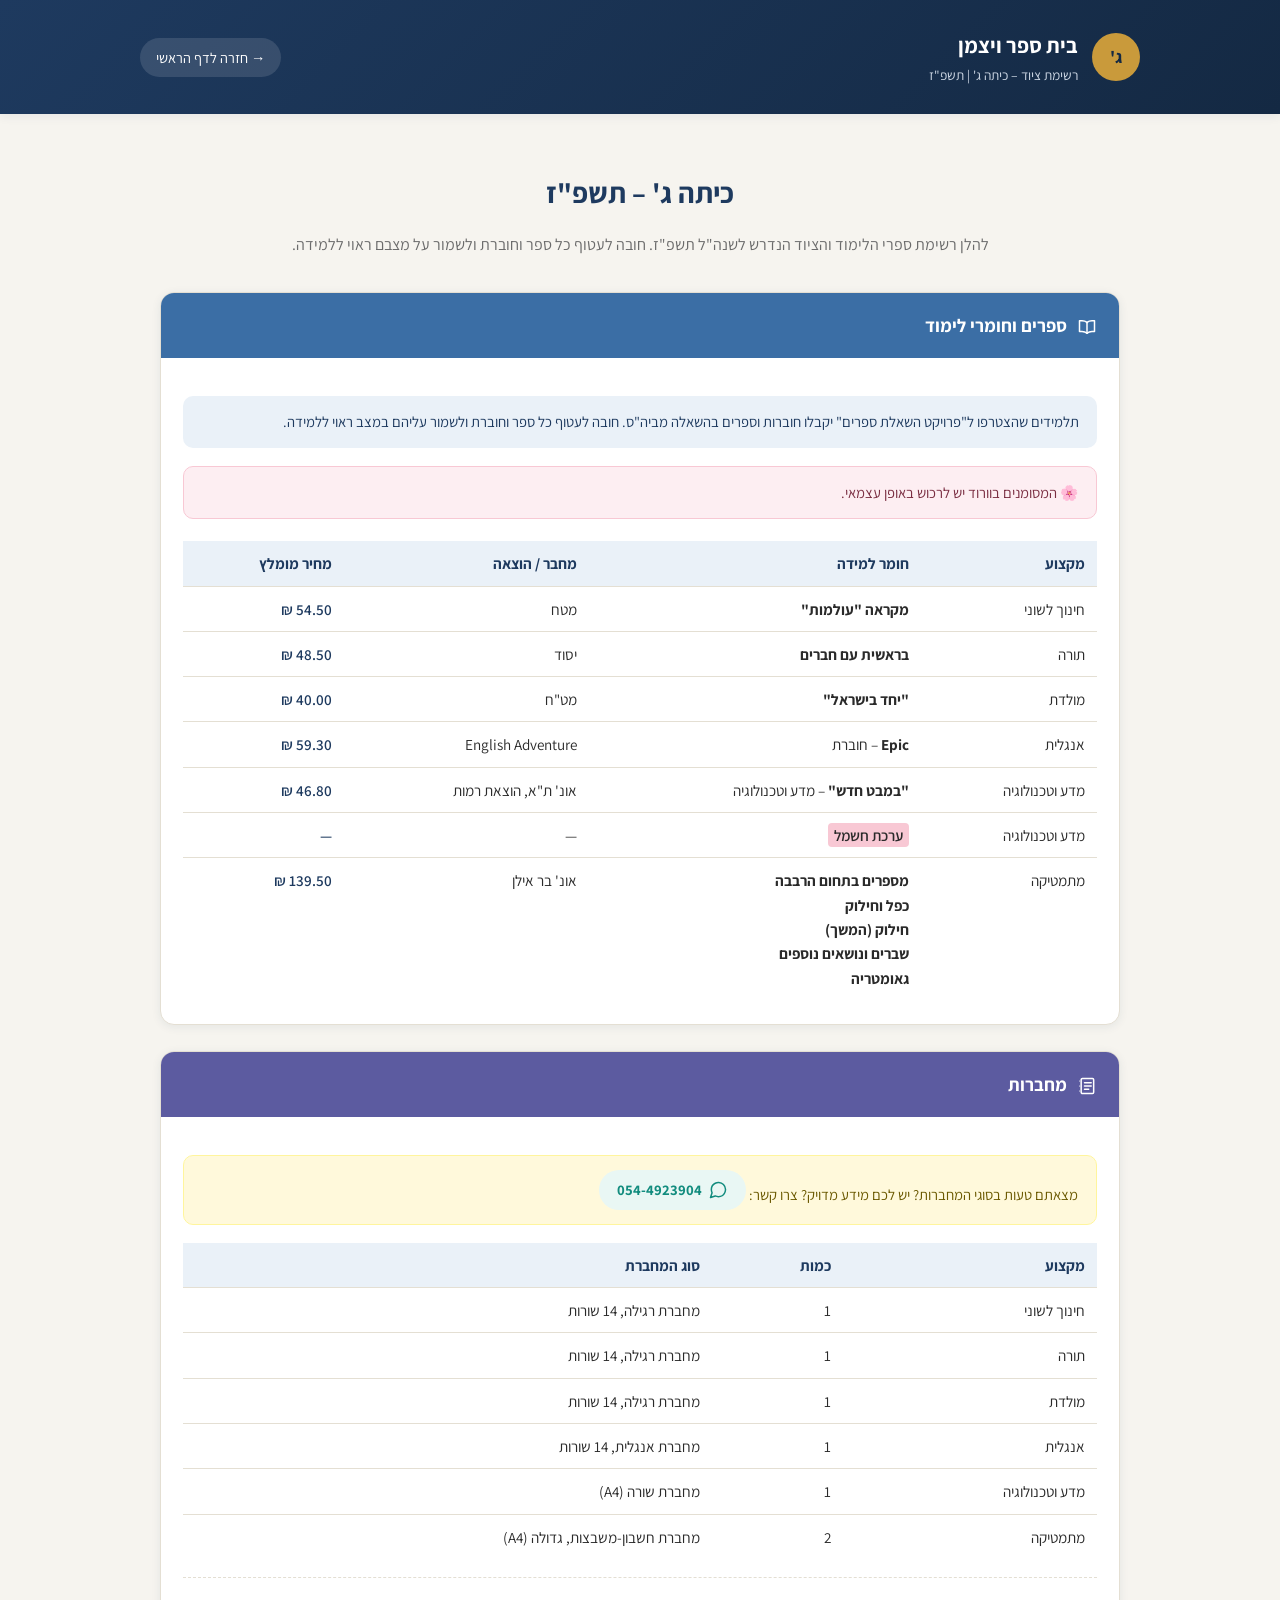
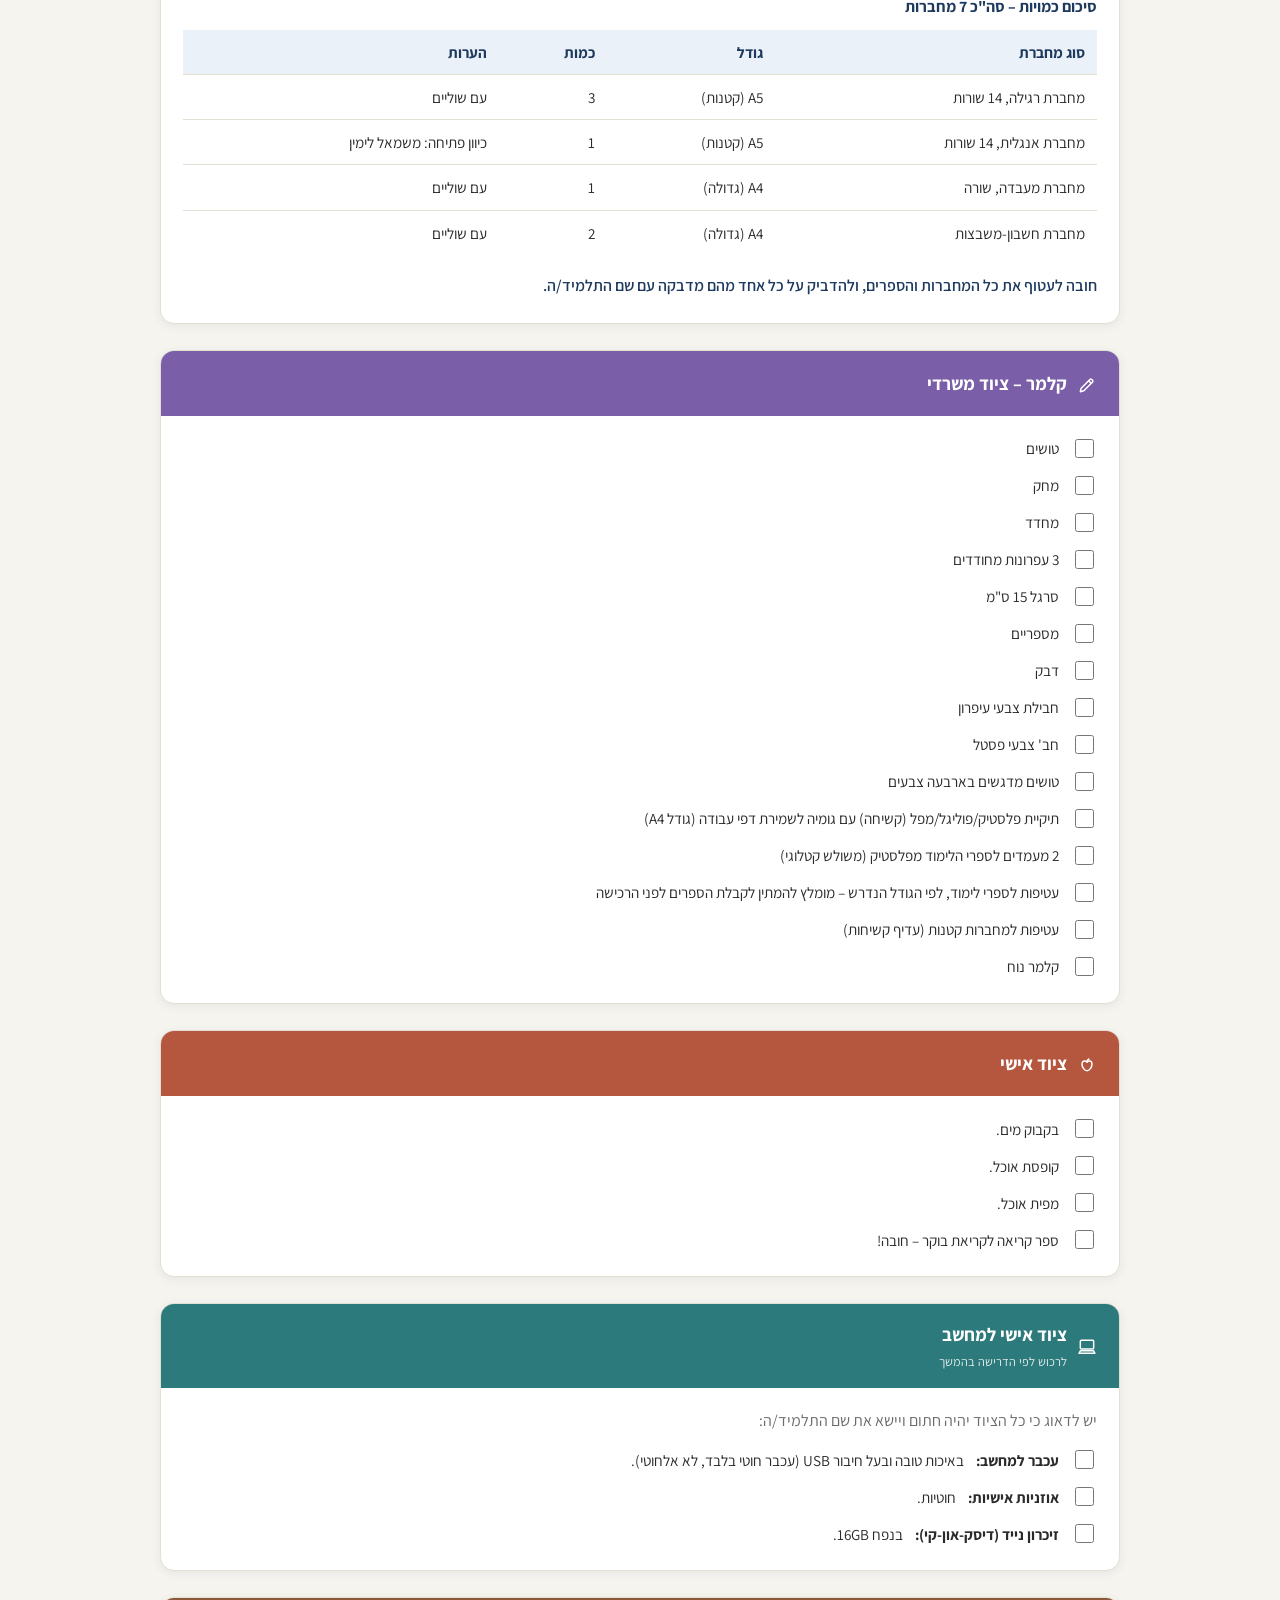
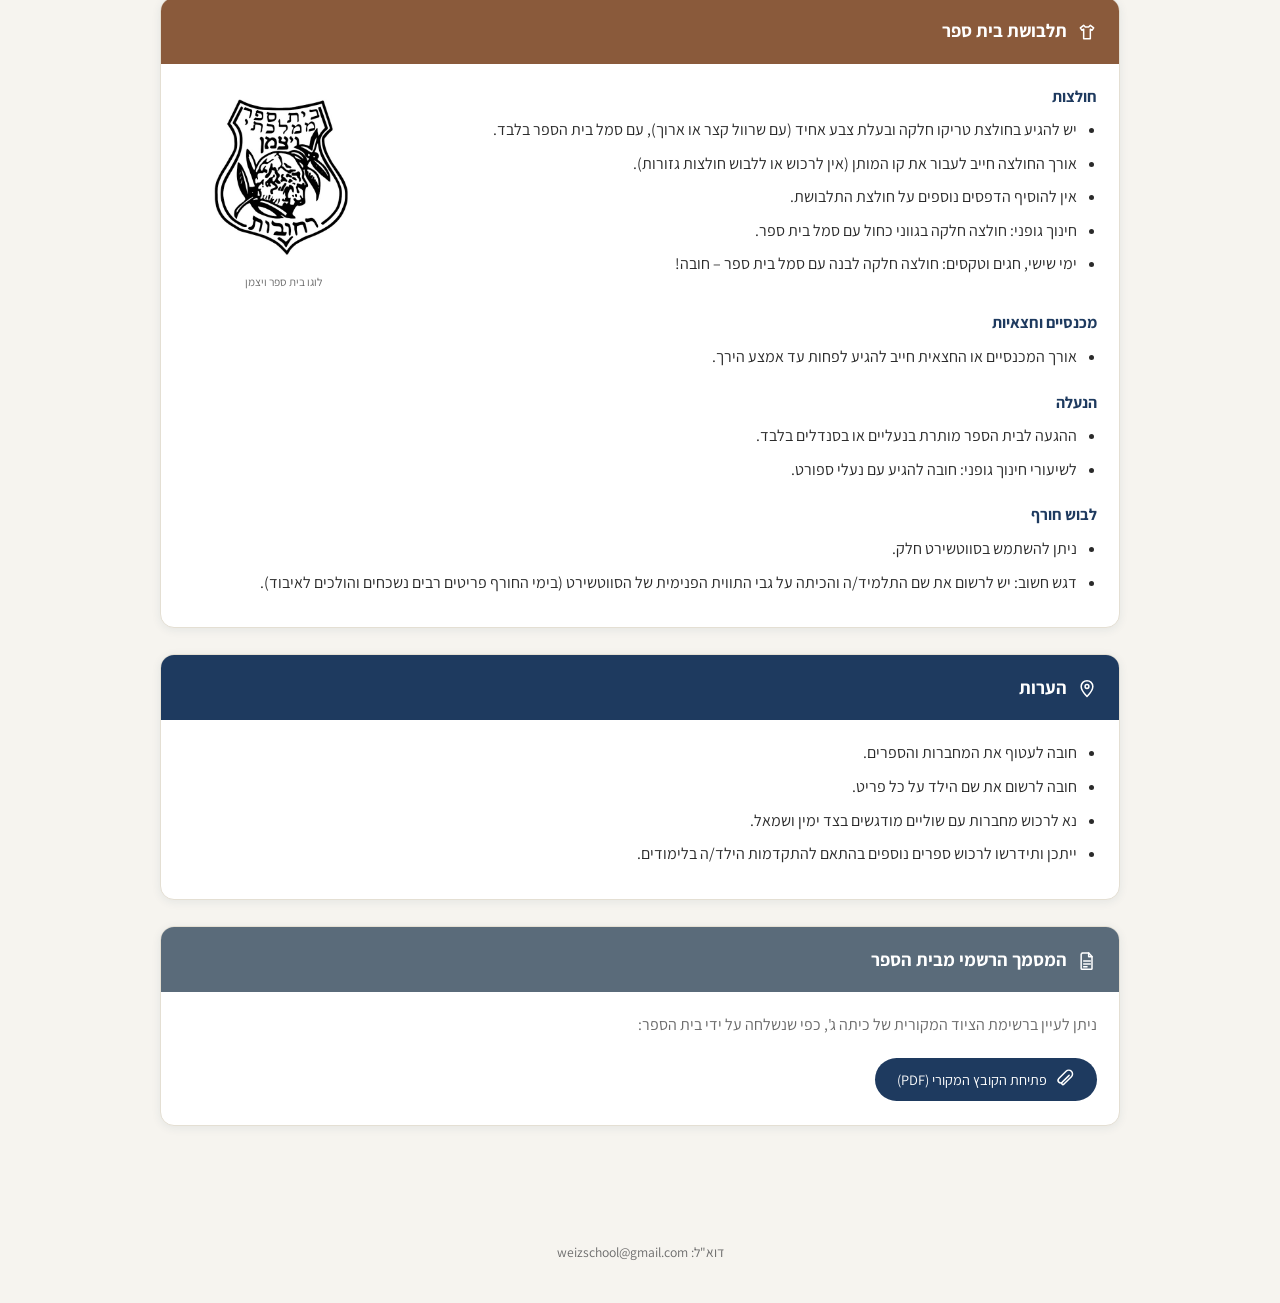
<file: כיתה-ג.html>
<!DOCTYPE html>
<html lang="he" dir="rtl">
<head>
<meta charset="UTF-8">
<meta name="viewport" content="width=device-width, initial-scale=1.0">
<title>כיתה ג' – רשימת ציוד תשפ"ז | בית ספר ויצמן</title>
<link rel="stylesheet" href="styles.css">
</head>
<body>

<header class="site-header">
  <div class="header-inner">
    <div class="brand">
      <div class="logo-badge">ג'</div>
      <div>
        <h1>בית ספר ויצמן</h1>
        <p>רשימת ציוד – כיתה ג' | תשפ"ז</p>
      </div>
    </div>
    <a class="back-link" href="index.html">→ חזרה לדף הראשי</a>
  </div>
</header>

<main>
  <h2 class="page-title">כיתה ג' – תשפ"ז</h2>
  <p class="page-subtitle">להלן רשימת ספרי הלימוד והציוד הנדרש לשנה"ל תשפ"ז. חובה לעטוף כל ספר וחוברת ולשמור על מצבם ראוי ללמידה.</p>

  <section class="section equip">
    <div class="section-header"><span class="icon"><svg class="icon-svg" viewBox="0 0 24 24" xmlns="http://www.w3.org/2000/svg"><path d="M12 6.5c-1.6-1.3-3.6-2-6-2H3v13h3c2.4 0 4.4.7 6 2"/><path d="M12 6.5c1.6-1.3 3.6-2 6-2h3v13h-3c-2.4 0-4.4.7-6 2"/><line x1="12" y1="6.5" x2="12" y2="19.5"/></svg></span> ספרים וחומרי לימוד</div>
    <div class="section-body">
      <div class="callout">
        תלמידים שהצטרפו ל"פרויקט השאלת ספרים" יקבלו חוברות וספרים בהשאלה מביה"ס. חובה לעטוף כל ספר וחוברת ולשמור עליהם במצב ראוי ללמידה.
      </div>
      <div class="callout-pink">
        🌸 המסומנים בוורוד יש לרכוש באופן עצמאי.
      </div>

      <table class="supply-table books-table">
        <thead>
          <tr>
            <th>מקצוע</th>
            <th>חומר למידה</th>
            <th>מחבר / הוצאה</th>
            <th>מחיר מומלץ</th>
          </tr>
        </thead>
        <tbody>
          <tr>
            <td>חינוך לשוני</td>
            <td><strong>מקראה "עולמות"</strong></td>
            <td>מטח</td>
            <td class="price">54.50 ₪</td>
          </tr>
          <tr>
            <td>תורה</td>
            <td><strong>בראשית עם חברים</strong></td>
            <td>יסוד</td>
            <td class="price">48.50 ₪</td>
          </tr>
          <tr>
            <td>מולדת</td>
            <td><strong>"יחד בישראל"</strong></td>
            <td>מט"ח</td>
            <td class="price">40.00 ₪</td>
          </tr>
          <tr>
            <td>אנגלית</td>
            <td><strong>Epic</strong> – חוברת</td>
            <td>English Adventure</td>
            <td class="price">59.30 ₪</td>
          </tr>
          <tr>
            <td>מדע וטכנולוגיה</td>
            <td><strong>"במבט חדש"</strong> – מדע וטכנולוגיה</td>
            <td>אונ' ת"א, הוצאת רמות</td>
            <td class="price">46.80 ₪</td>
          </tr>
          <tr>
            <td>מדע וטכנולוגיה</td>
            <td><strong class="pink-highlight">ערכת חשמל</strong></td>
            <td>—</td>
            <td class="price">—</td>
          </tr>
          <tr>
            <td>מתמטיקה</td>
            <td>
              <strong>מספרים בתחום הרבבה</strong><br>
              <strong>כפל וחילוק</strong><br>
              <strong>חילוק (המשך)</strong><br>
              <strong>שברים ונושאים נוספים</strong><br>
              <strong>גאומטריה</strong>
            </td>
            <td>אונ' בר אילן</td>
            <td class="price">139.50 ₪</td>
          </tr>
        </tbody>
      </table>
    </div>
  </section>

  <section class="section notebooks">
    <div class="section-header"><span class="icon"><svg class="icon-svg" viewBox="0 0 24 24" xmlns="http://www.w3.org/2000/svg"><rect x="5" y="3" width="15" height="18" rx="1.5"/><line x1="9" y1="8" x2="17" y2="8"/><line x1="9" y1="12" x2="17" y2="12"/><line x1="9" y1="16" x2="14" y2="16"/><circle cx="3.2" cy="6" r="0.7" fill="currentColor" stroke="none"/><circle cx="3.2" cy="12" r="0.7" fill="currentColor" stroke="none"/><circle cx="3.2" cy="18" r="0.7" fill="currentColor" stroke="none"/></svg></span> מחברות</div>
    <div class="section-body">
      <div class="callout-yellow">
        מצאתם טעות בסוגי המחברות? יש לכם מידע מדויק? צרו קשר:
        <a class="whatsapp-link" href="https://wa.me/972544923904?text=%D7%A4%D7%A0%D7%99%D7%99%D7%94%20%D7%91%D7%A0%D7%95%D7%92%D7%A2%20%D7%9C%D7%9E%D7%97%D7%91%D7%A8%D7%95%D7%AA%20%E2%80%93%20%D7%9B%D7%99%D7%AA%D7%94%20%D7%92" target="_blank" rel="noopener"><svg class="icon-svg" viewBox="0 0 24 24" xmlns="http://www.w3.org/2000/svg"><path d="M21 11.5a8.38 8.38 0 0 1-.9 3.8 8.5 8.5 0 0 1-7.6 4.7 8.38 8.38 0 0 1-3.8-.9L3 21l1.9-5.7a8.38 8.38 0 0 1-.9-3.8 8.5 8.5 0 0 1 4.7-7.6 8.38 8.38 0 0 1 3.8-.9h.5a8.48 8.48 0 0 1 8 8v.5z"/></svg> <bdi dir="ltr">054-4923904</bdi></a>
      </div>
      <table class="supply-table">
        <thead>
          <tr>
            <th>מקצוע</th>
            <th>כמות</th>
            <th>סוג המחברת</th>
          </tr>
        </thead>
        <tbody>
          <tr>
            <td>חינוך לשוני</td>
            <td>1</td>
            <td>מחברת רגילה, 14 שורות</td>
          </tr>
          <tr>
            <td>תורה</td>
            <td>1</td>
            <td>מחברת רגילה, 14 שורות</td>
          </tr>
          <tr>
            <td>מולדת</td>
            <td>1</td>
            <td>מחברת רגילה, 14 שורות</td>
          </tr>
          <tr>
            <td>אנגלית</td>
            <td>1</td>
            <td>מחברת אנגלית, 14 שורות</td>
          </tr>
          <tr>
            <td>מדע וטכנולוגיה</td>
            <td>1</td>
            <td>מחברת שורה (A4)</td>
          </tr>
          <tr>
            <td>מתמטיקה</td>
            <td>2</td>
            <td>מחברת חשבון-משבצות, גדולה (A4)</td>
          </tr>
        </tbody>
      </table>

      <div class="notebook-list">
        <h4>סיכום כמויות – סה"כ 7 מחברות</h4>
        <table class="supply-table">
          <thead>
            <tr>
              <th>סוג מחברת</th>
              <th>גודל</th>
              <th>כמות</th>
              <th>הערות</th>
            </tr>
          </thead>
          <tbody>
            <tr>
              <td>מחברת רגילה, 14 שורות</td>
              <td>A5 (קטנות)</td>
              <td>3</td>
              <td>עם שוליים</td>
            </tr>
            <tr>
              <td>מחברת אנגלית, 14 שורות</td>
              <td>A5 (קטנות)</td>
              <td>1</td>
              <td>כיוון פתיחה: משמאל לימין</td>
            </tr>
            <tr>
              <td>מחברת מעבדה, שורה</td>
              <td>A4 (גדולה)</td>
              <td>1</td>
              <td>עם שוליים</td>
            </tr>
            <tr>
              <td>מחברת חשבון-משבצות</td>
              <td>A4 (גדולה)</td>
              <td>2</td>
              <td>עם שוליים</td>
            </tr>
          </tbody>
        </table>
      </div>

      <p style="margin:18px 0 0;color:var(--navy);font-weight:600;">חובה לעטוף את כל המחברות והספרים, ולהדביק על כל אחד מהם מדבקה עם שם התלמיד/ה.</p>
    </div>
  </section>

  <section class="section stationery">
    <div class="section-header"><span class="icon"><svg class="icon-svg" viewBox="0 0 24 24" xmlns="http://www.w3.org/2000/svg"><path d="M4 20l1-4.2L15.5 5.3a1.5 1.5 0 0 1 2.1 0l1.1 1.1a1.5 1.5 0 0 1 0 2.1L8.2 19 4 20z"/><line x1="14" y1="7" x2="17" y2="10"/></svg></span> קלמר – ציוד משרדי</div>
    <div class="section-body">
      <ul class="checklist">
        <li><label><input type="checkbox"> טושים</label></li>
        <li><label><input type="checkbox"> מחק</label></li>
        <li><label><input type="checkbox"> מחדד</label></li>
        <li><label><input type="checkbox"> 3 עפרונות מחודדים</label></li>
        <li><label><input type="checkbox"> סרגל 15 ס"מ</label></li>
        <li><label><input type="checkbox"> מספריים</label></li>
        <li><label><input type="checkbox"> דבק</label></li>
        <li><label><input type="checkbox"> חבילת צבעי עיפרון</label></li>
        <li><label><input type="checkbox"> חב' צבעי פסטל</label></li>
        <li><label><input type="checkbox"> טושים מדגשים בארבעה צבעים</label></li>
        <li><label><input type="checkbox"> תיקיית פלסטיק/פוליגל/מפל (קשיחה) עם גומיה לשמירת דפי עבודה (גודל A4)</label></li>
        <li><label><input type="checkbox"> 2 מעמדים לספרי הלימוד מפלסטיק (משולש קטלוגי)</label></li>
        <li><label><input type="checkbox"> עטיפות לספרי לימוד, לפי הגודל הנדרש – מומלץ להמתין לקבלת הספרים לפני הרכישה</label></li>
        <li><label><input type="checkbox"> עטיפות למחברות קטנות (עדיף קשיחות)</label></li>
        <li><label><input type="checkbox"> קלמר נוח</label></li>
      </ul>
    </div>
  </section>

  <section class="section personal">
    <div class="section-header"><span class="icon"><svg class="icon-svg" viewBox="0 0 24 24" xmlns="http://www.w3.org/2000/svg"><path d="M12 8.5c-2-2.3-6-1.8-6 2.3 0 4 3.2 8.2 6 8.2s6-4.2 6-8.2c0-4.1-4-4.6-6-2.3z"/><path d="M12 8.5c0-1.8.8-3 2.3-3.7"/></svg></span> ציוד אישי</div>
    <div class="section-body">
      <ul class="checklist">
        <li><label><input type="checkbox"> בקבוק מים.</label></li>
        <li><label><input type="checkbox"> קופסת אוכל.</label></li>
        <li><label><input type="checkbox"> מפית אוכל.</label></li>
        <li><label><input type="checkbox"> ספר קריאה לקריאת בוקר – חובה!</label></li>
      </ul>
    </div>
  </section>

  <section class="section computer">
    <div class="section-header">
      <span class="icon"><svg class="icon-svg" viewBox="0 0 24 24" xmlns="http://www.w3.org/2000/svg"><rect x="4" y="4" width="16" height="10.5" rx="1.2"/><path d="M2.5 19.5h19l-1.6-3H4.1z"/></svg></span>
      <div class="header-text">
        <span>ציוד אישי למחשב</span>
        <span class="header-subtitle">לרכוש לפי הדרישה בהמשך</span>
      </div>
    </div>
    <div class="section-body">
      <p style="margin:0 0 14px;color:var(--muted);">יש לדאוג כי כל הציוד יהיה חתום ויישא את שם התלמיד/ה:</p>
      <ul class="checklist">
        <li><label><input type="checkbox"> <strong>עכבר למחשב:</strong> באיכות טובה ובעל חיבור USB (עכבר חוטי בלבד, לא אלחוטי).</label></li>
        <li><label><input type="checkbox"> <strong>אוזניות אישיות:</strong> חוטיות.</label></li>
        <li><label><input type="checkbox"> <strong>זיכרון נייד (דיסק-און-קי):</strong> בנפח 16GB.</label></li>
      </ul>
    </div>
  </section>

  <section class="section uniform">
    <div class="section-header"><span class="icon"><svg class="icon-svg" viewBox="0 0 24 24" xmlns="http://www.w3.org/2000/svg"><path d="M8 4 4 7l2 3 2-1.3V20h8V8.7L18 10l2-3-4-3-2 2h-4z"/></svg></span> תלבושת בית ספר</div>
    <div class="section-body">
      <div class="uniform-header">
        <div class="shirts-block">
          <h4 class="subhead">חולצות</h4>
          <ul class="plain-list">
            <li>יש להגיע בחולצת טריקו חלקה ובעלת צבע אחיד (עם שרוול קצר או ארוך), עם סמל בית הספר בלבד.</li>
            <li>אורך החולצה חייב לעבור את קו המותן (אין לרכוש או ללבוש חולצות גזורות).</li>
            <li>אין להוסיף הדפסים נוספים על חולצת התלבושת.</li>
            <li>חינוך גופני: חולצה חלקה בגווני כחול עם סמל בית ספר.</li>
            <li>ימי שישי, חגים וטקסים: חולצה חלקה לבנה עם סמל בית ספר – חובה!</li>
          </ul>
        </div>
        <div class="logo-block">
          <img src="logo.png" alt="לוגו בית ספר ויצמן" class="school-logo">
          <span class="logo-caption">לוגו בית ספר ויצמן</span>
        </div>
      </div>

      <h4 class="subhead">מכנסיים וחצאיות</h4>
      <ul class="plain-list">
        <li>אורך המכנסיים או החצאית חייב להגיע לפחות עד אמצע הירך.</li>
      </ul>

      <h4 class="subhead">הנעלה</h4>
      <ul class="plain-list">
        <li>ההגעה לבית הספר מותרת בנעליים או בסנדלים בלבד.</li>
        <li>לשיעורי חינוך גופני: חובה להגיע עם נעלי ספורט.</li>
      </ul>

      <h4 class="subhead">לבוש חורף</h4>
      <ul class="plain-list">
        <li>ניתן להשתמש בסווטשירט חלק.</li>
        <li>דגש חשוב: יש לרשום את שם התלמיד/ה והכיתה על גבי התווית הפנימית של הסווטשירט (בימי החורף פריטים רבים נשכחים והולכים לאיבוד).</li>
      </ul>
    </div>
  </section>

  <section class="section notes">
    <div class="section-header"><span class="icon"><svg class="icon-svg" viewBox="0 0 24 24" xmlns="http://www.w3.org/2000/svg"><path d="M12 21s7-7.2 7-12a7 7 0 0 0-14 0c0 4.8 7 12 7 12z"/><circle cx="12" cy="9" r="2.3"/></svg></span> הערות</div>
    <div class="section-body">
      <ul class="plain-list">
        <li>חובה לעטוף את המחברות והספרים.</li>
        <li>חובה לרשום את שם הילד על כל פריט.</li>
        <li>נא לרכוש מחברות עם שוליים מודגשים בצד ימין ושמאל.</li>
        <li>ייתכן ותידרשו לרכוש ספרים נוספים בהתאם להתקדמות הילד/ה בלימודים.</li>      </ul>
    </div>
  </section>

  <section class="section document">
    <div class="section-header"><span class="icon"><svg class="icon-svg" viewBox="0 0 24 24" xmlns="http://www.w3.org/2000/svg"><path d="M6 2.5h8l4 4v14.5a1 1 0 0 1-1 1H6a1 1 0 0 1-1-1v-17a1 1 0 0 1 1-1z"/><path d="M14 2.5V7h4"/><line x1="8" y1="12" x2="16" y2="12"/><line x1="8" y1="15.5" x2="16" y2="15.5"/><line x1="8" y1="19" x2="12" y2="19"/></svg></span> המסמך הרשמי מבית הספר</div>
    <div class="section-body">
      <p style="margin:0 0 14px;color:var(--muted);">ניתן לעיין ברשימת הציוד המקורית של כיתה ג', כפי שנשלחה על ידי בית הספר:</p>
      <a class="cta-btn" href="שכבת%20ג%20תשפז.pdf" target="_blank" rel="noopener"><svg class="icon-svg" width="18" height="18" viewBox="0 0 24 24" xmlns="http://www.w3.org/2000/svg"><path d="M17 7.5 8.5 16a3 3 0 0 1-4.2-4.2l9-9a4.5 4.5 0 0 1 6.4 6.4l-9.2 9.2a1.5 1.5 0 0 1-2.1-2.1l8-8"/></svg> פתיחת הקובץ המקורי (PDF)</a>
    </div>
  </section>
</main>

<footer class="site-footer">
  <div class="contact-line">דוא"ל: weizschool@gmail.com</div>
</footer>

</body>
</html>
</file>
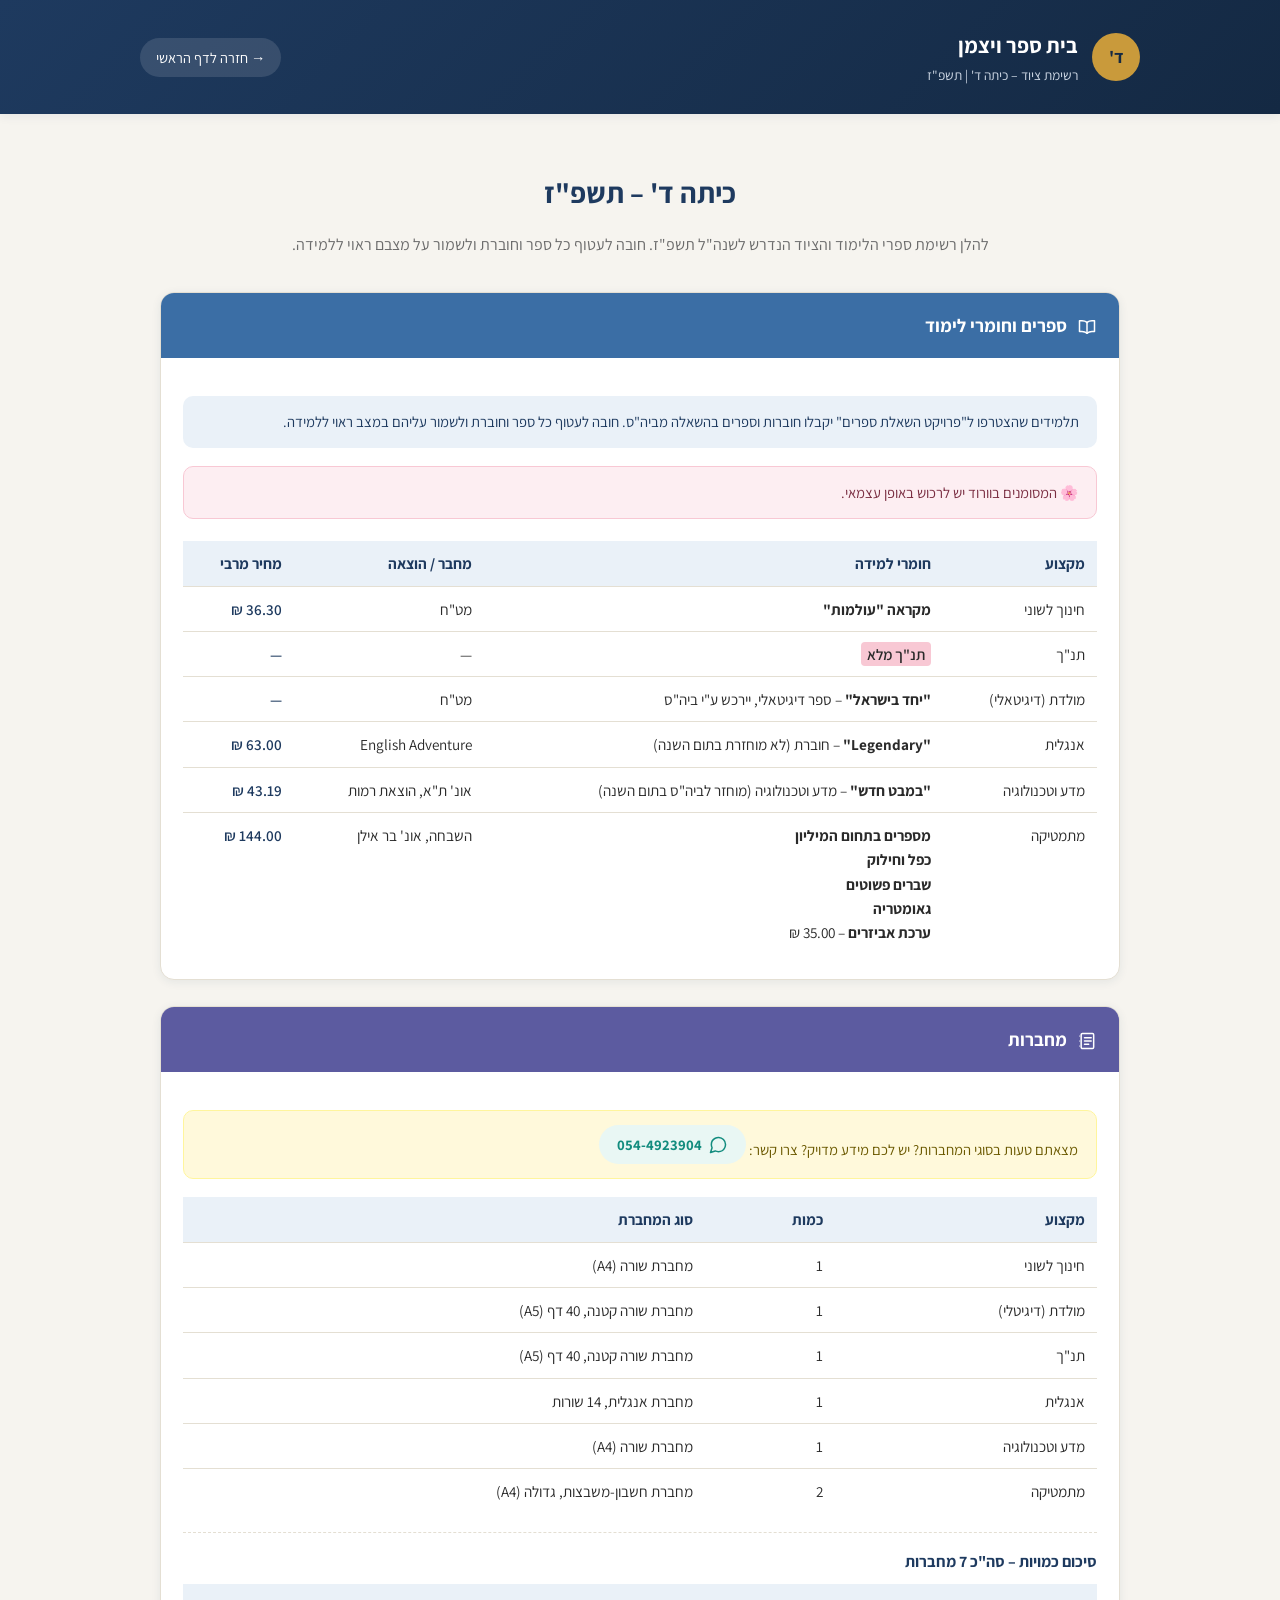
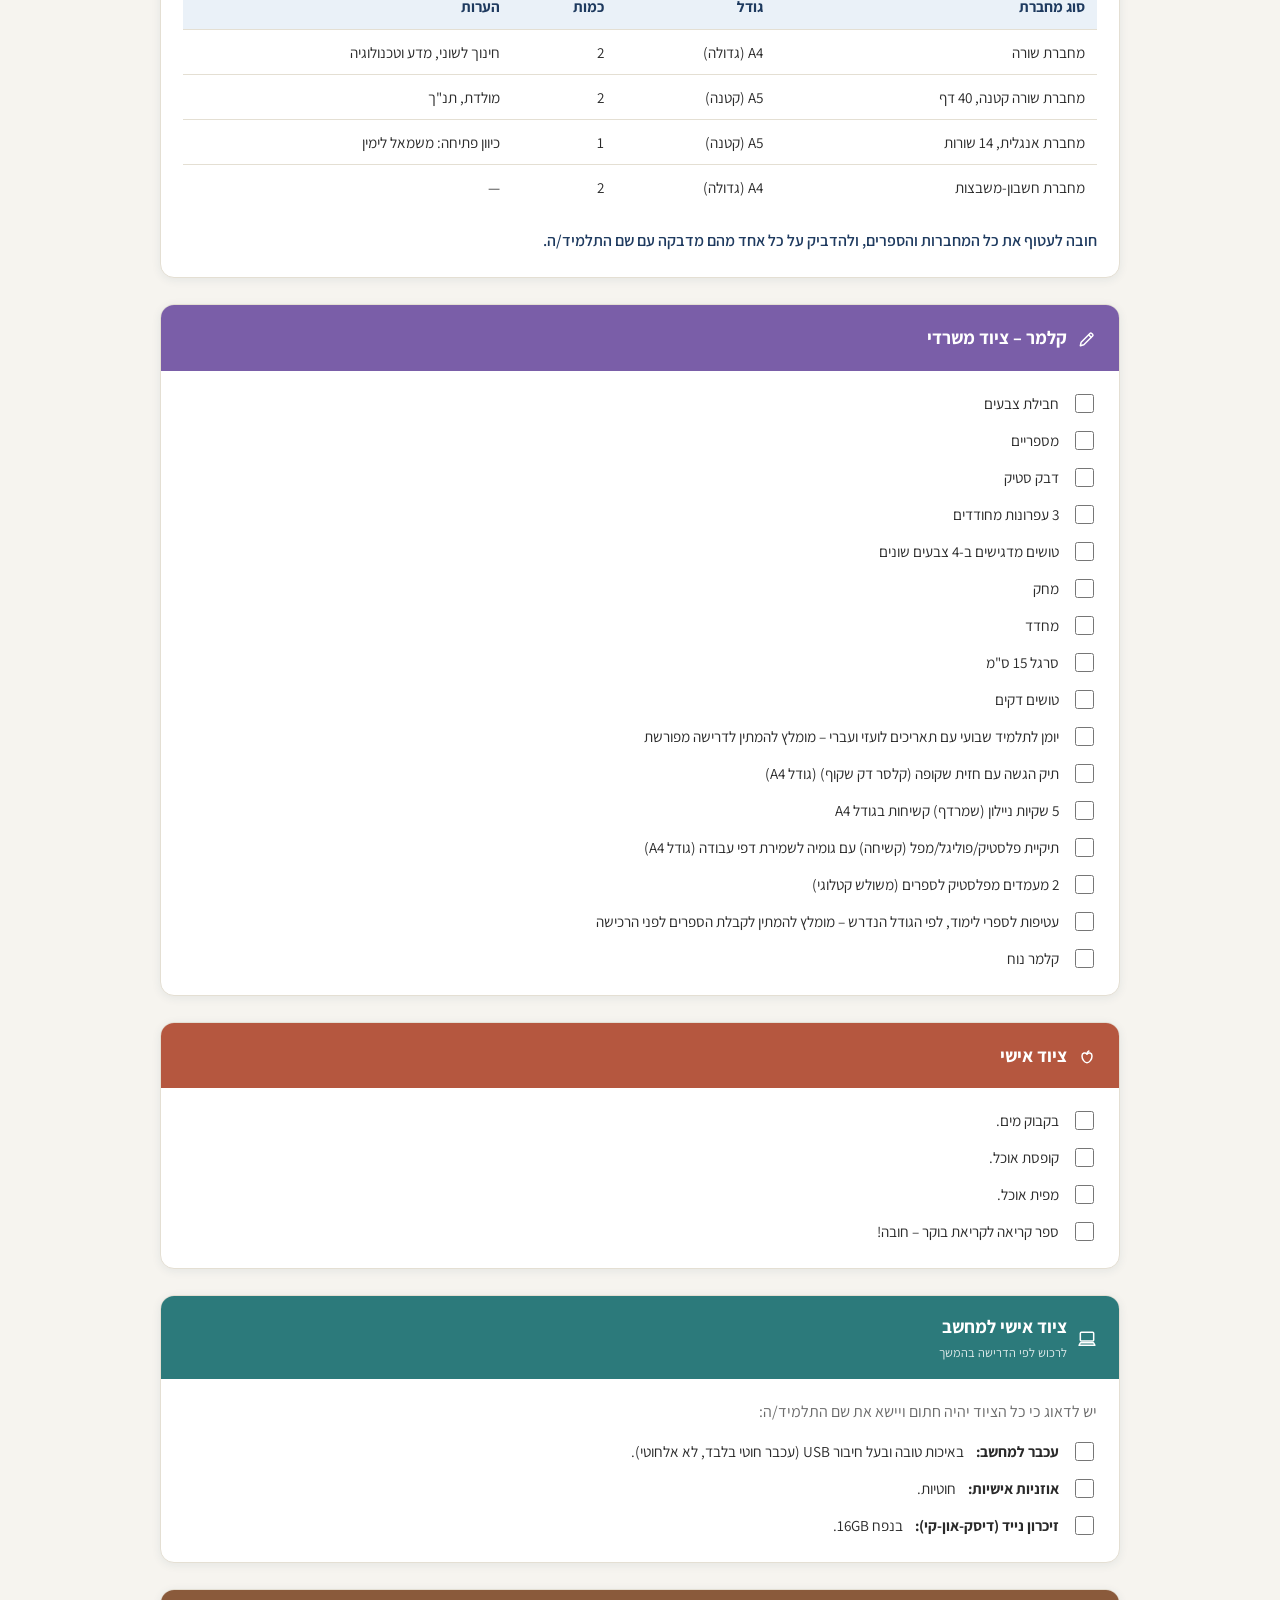
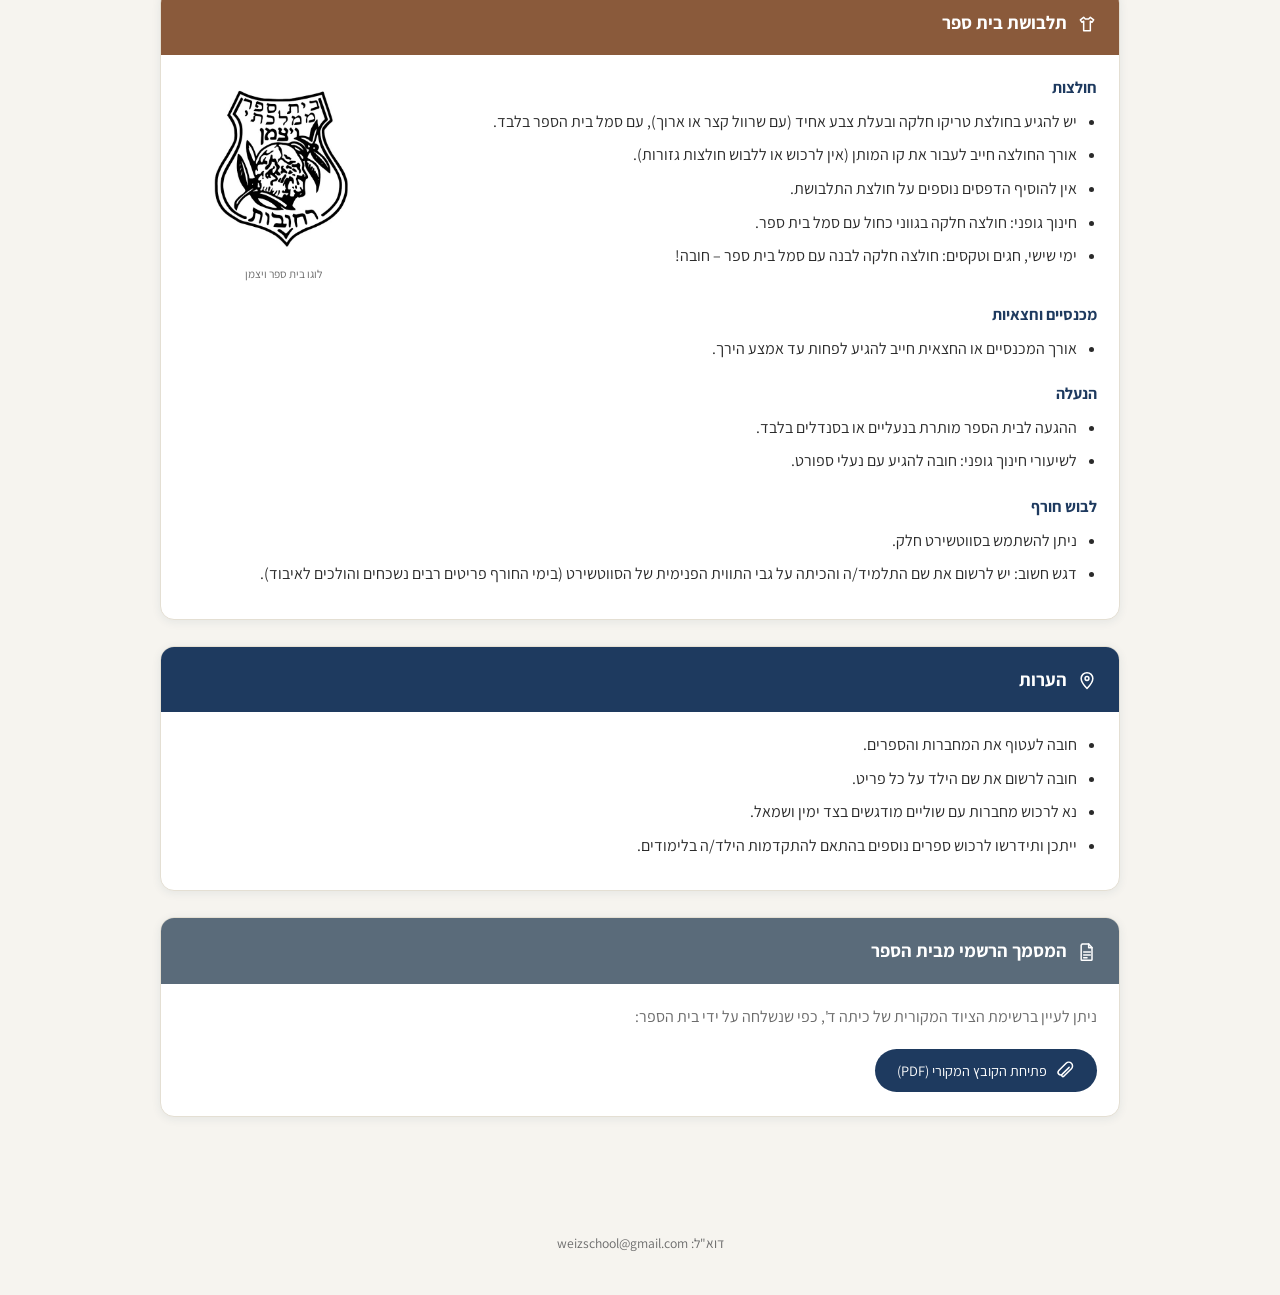
<file: כיתה-ד.html>
<!DOCTYPE html>
<html lang="he" dir="rtl">
<head>
<meta charset="UTF-8">
<meta name="viewport" content="width=device-width, initial-scale=1.0">
<title>שכבת ד - בית ספר ויצמן</title>
<link rel="stylesheet" href="styles.css">
</head>
<body>

<header class="site-header">
  <div class="header-inner">
    <div class="brand">
      <div class="logo-badge">ד'</div>
      <div>
        <h1>בית ספר ויצמן</h1>
        <p>רשימת ציוד – כיתה ד' | תשפ"ז</p>
      </div>
    </div>
    <a class="back-link" href="index.html">→ חזרה לדף הראשי</a>
  </div>
</header>

<main>
  <h2 class="page-title">כיתה ד' – תשפ"ז</h2>
  <p class="page-subtitle">להלן רשימת ספרי הלימוד והציוד הנדרש לשנה"ל תשפ"ז. חובה לעטוף כל ספר וחוברת ולשמור על מצבם ראוי ללמידה.</p>

  <section class="section equip">
    <div class="section-header"><span class="icon"><svg class="icon-svg" viewBox="0 0 24 24" xmlns="http://www.w3.org/2000/svg"><path d="M12 6.5c-1.6-1.3-3.6-2-6-2H3v13h3c2.4 0 4.4.7 6 2"/><path d="M12 6.5c1.6-1.3 3.6-2 6-2h3v13h-3c-2.4 0-4.4.7-6 2"/><line x1="12" y1="6.5" x2="12" y2="19.5"/></svg></span> ספרים וחומרי לימוד</div>
    <div class="section-body">
      <div class="callout">
        תלמידים שהצטרפו ל"פרויקט השאלת ספרים" יקבלו חוברות וספרים בהשאלה מביה"ס. חובה לעטוף כל ספר וחוברת ולשמור עליהם במצב ראוי ללמידה.
      </div>
      <div class="callout-pink">
        🌸 המסומנים בוורוד יש לרכוש באופן עצמאי.
      </div>

      <table class="supply-table books-table">
        <thead>
          <tr>
            <th>מקצוע</th>
            <th>חומרי למידה</th>
            <th>מחבר / הוצאה</th>
            <th>מחיר מרבי</th>
          </tr>
        </thead>
        <tbody>
          <tr>
            <td>חינוך לשוני</td>
            <td><strong>מקראה "עולמות"</strong></td>
            <td>מט"ח</td>
            <td class="price">36.30 ₪</td>
          </tr>
          <tr>
            <td>תנ"ך</td>
            <td><strong class="pink-highlight">תנ"ך מלא</strong></td>
            <td>—</td>
            <td class="price">—</td>
          </tr>
          <tr>
            <td>מולדת (דיגיטאלי)</td>
            <td><strong>"יחד בישראל"</strong> – ספר דיגיטאלי, יירכש ע"י ביה"ס</td>
            <td>מט"ח</td>
            <td class="price">—</td>
          </tr>
          <tr>
            <td>אנגלית</td>
            <td><strong>"Legendary"</strong> – חוברת (לא מוחזרת בתום השנה)</td>
            <td>English Adventure</td>
            <td class="price">63.00 ₪</td>
          </tr>
          <tr>
            <td>מדע וטכנולוגיה</td>
            <td><strong>"במבט חדש"</strong> – מדע וטכנולוגיה (מוחזר לביה"ס בתום השנה)</td>
            <td>אונ' ת"א, הוצאת רמות</td>
            <td class="price">43.19 ₪</td>
          </tr>
          <tr>
            <td>מתמטיקה</td>
            <td>
              <strong>מספרים בתחום המיליון</strong><br>
              <strong>כפל וחילוק</strong><br>
              <strong>שברים פשוטים</strong><br>
              <strong>גאומטריה</strong><br>
              <strong>ערכת אביזרים</strong> – 35.00 ₪
            </td>
            <td>השבחה, אונ' בר אילן</td>
            <td class="price">144.00 ₪</td>
          </tr>
        </tbody>
      </table>
    </div>
  </section>

  <section class="section notebooks">
    <div class="section-header"><span class="icon"><svg class="icon-svg" viewBox="0 0 24 24" xmlns="http://www.w3.org/2000/svg"><rect x="5" y="3" width="15" height="18" rx="1.5"/><line x1="9" y1="8" x2="17" y2="8"/><line x1="9" y1="12" x2="17" y2="12"/><line x1="9" y1="16" x2="14" y2="16"/><circle cx="3.2" cy="6" r="0.7" fill="currentColor" stroke="none"/><circle cx="3.2" cy="12" r="0.7" fill="currentColor" stroke="none"/><circle cx="3.2" cy="18" r="0.7" fill="currentColor" stroke="none"/></svg></span> מחברות</div>
    <div class="section-body">
      <div class="callout-yellow">
        מצאתם טעות בסוגי המחברות? יש לכם מידע מדויק? צרו קשר:
        <a class="whatsapp-link" href="https://wa.me/972544923904?text=%D7%A4%D7%A0%D7%99%D7%99%D7%94%20%D7%91%D7%A0%D7%95%D7%92%D7%A2%20%D7%9C%D7%9E%D7%97%D7%91%D7%A8%D7%95%D7%AA%20%E2%80%93%20%D7%9B%D7%99%D7%AA%D7%94%20%D7%93" target="_blank" rel="noopener"><svg class="icon-svg" viewBox="0 0 24 24" xmlns="http://www.w3.org/2000/svg"><path d="M21 11.5a8.38 8.38 0 0 1-.9 3.8 8.5 8.5 0 0 1-7.6 4.7 8.38 8.38 0 0 1-3.8-.9L3 21l1.9-5.7a8.38 8.38 0 0 1-.9-3.8 8.5 8.5 0 0 1 4.7-7.6 8.38 8.38 0 0 1 3.8-.9h.5a8.48 8.48 0 0 1 8 8v.5z"/></svg> <bdi dir="ltr">054-4923904</bdi></a>
      </div>
      <table class="supply-table">
        <thead>
          <tr>
            <th>מקצוע</th>
            <th>כמות</th>
            <th>סוג המחברת</th>
          </tr>
        </thead>
        <tbody>
          <tr>
            <td>חינוך לשוני</td>
            <td>1</td>
            <td>מחברת שורה (A4)</td>
          </tr>
          <tr>
            <td>מולדת (דיגיטלי)</td>
            <td>1</td>
            <td>מחברת שורה קטנה, 40 דף (A5)</td>
          </tr>
          <tr>
            <td>תנ"ך</td>
            <td>1</td>
            <td>מחברת שורה קטנה, 40 דף (A5)</td>
          </tr>
          <tr>
            <td>אנגלית</td>
            <td>1</td>
            <td>מחברת אנגלית, 14 שורות</td>
          </tr>
          <tr>
            <td>מדע וטכנולוגיה</td>
            <td>1</td>
            <td>מחברת שורה (A4)</td>
          </tr>
          <tr>
            <td>מתמטיקה</td>
            <td>2</td>
            <td>מחברת חשבון-משבצות, גדולה (A4)</td>
          </tr>
        </tbody>
      </table>

      <div class="notebook-list">
        <h4>סיכום כמויות – סה"כ 7 מחברות</h4>
        <table class="supply-table">
          <thead>
            <tr>
              <th>סוג מחברת</th>
              <th>גודל</th>
              <th>כמות</th>
              <th>הערות</th>
            </tr>
          </thead>
          <tbody>
            <tr>
              <td>מחברת שורה</td>
              <td>A4 (גדולה)</td>
              <td>2</td>
              <td>חינוך לשוני, מדע וטכנולוגיה</td>
            </tr>
            <tr>
              <td>מחברת שורה קטנה, 40 דף</td>
              <td>A5 (קטנה)</td>
              <td>2</td>
              <td>מולדת, תנ"ך</td>
            </tr>
            <tr>
              <td>מחברת אנגלית, 14 שורות</td>
              <td>A5 (קטנה)</td>
              <td>1</td>
              <td>כיוון פתיחה: משמאל לימין</td>
            </tr>
            <tr>
              <td>מחברת חשבון-משבצות</td>
              <td>A4 (גדולה)</td>
              <td>2</td>
              <td>—</td>
            </tr>
          </tbody>
        </table>
      </div>

      <p style="margin:18px 0 0;color:var(--navy);font-weight:600;">חובה לעטוף את כל המחברות והספרים, ולהדביק על כל אחד מהם מדבקה עם שם התלמיד/ה.</p>
    </div>
  </section>

  <section class="section stationery">
    <div class="section-header"><span class="icon"><svg class="icon-svg" viewBox="0 0 24 24" xmlns="http://www.w3.org/2000/svg"><path d="M4 20l1-4.2L15.5 5.3a1.5 1.5 0 0 1 2.1 0l1.1 1.1a1.5 1.5 0 0 1 0 2.1L8.2 19 4 20z"/><line x1="14" y1="7" x2="17" y2="10"/></svg></span> קלמר – ציוד משרדי</div>
    <div class="section-body">
      <ul class="checklist">
        <li><label><input type="checkbox"> חבילת צבעים</label></li>
        <li><label><input type="checkbox"> מספריים</label></li>
        <li><label><input type="checkbox"> דבק סטיק</label></li>
        <li><label><input type="checkbox"> 3 עפרונות מחודדים</label></li>
        <li><label><input type="checkbox"> טושים מדגישים ב-4 צבעים שונים</label></li>
        <li><label><input type="checkbox"> מחק</label></li>
        <li><label><input type="checkbox"> מחדד</label></li>
        <li><label><input type="checkbox"> סרגל 15 ס"מ</label></li>
        <li><label><input type="checkbox"> טושים דקים</label></li>
        <li><label><input type="checkbox"> יומן לתלמיד שבועי עם תאריכים לועזי ועברי – מומלץ להמתין לדרישה מפורשת</label></li>
        <li><label><input type="checkbox"> תיק הגשה עם חזית שקופה (קלסר דק שקוף) (גודל A4)</label></li>
        <li><label><input type="checkbox"> 5 שקיות ניילון (שמרדף) קשיחות בגודל A4</label></li>
        <li><label><input type="checkbox"> תיקיית פלסטיק/פוליגל/מפל (קשיחה) עם גומיה לשמירת דפי עבודה (גודל A4)</label></li>
        <li><label><input type="checkbox"> 2 מעמדים מפלסטיק לספרים (משולש קטלוגי)</label></li>
        <li><label><input type="checkbox"> עטיפות לספרי לימוד, לפי הגודל הנדרש – מומלץ להמתין לקבלת הספרים לפני הרכישה</label></li>
        <li><label><input type="checkbox"> קלמר נוח</label></li>
      </ul>
    </div>
  </section>

  <section class="section personal">
    <div class="section-header"><span class="icon"><svg class="icon-svg" viewBox="0 0 24 24" xmlns="http://www.w3.org/2000/svg"><path d="M12 8.5c-2-2.3-6-1.8-6 2.3 0 4 3.2 8.2 6 8.2s6-4.2 6-8.2c0-4.1-4-4.6-6-2.3z"/><path d="M12 8.5c0-1.8.8-3 2.3-3.7"/></svg></span> ציוד אישי</div>
    <div class="section-body">
      <ul class="checklist">
        <li><label><input type="checkbox"> בקבוק מים.</label></li>
        <li><label><input type="checkbox"> קופסת אוכל.</label></li>
        <li><label><input type="checkbox"> מפית אוכל.</label></li>
        <li><label><input type="checkbox"> ספר קריאה לקריאת בוקר – חובה!</label></li>
      </ul>
    </div>
  </section>

  <section class="section computer">
    <div class="section-header">
      <span class="icon"><svg class="icon-svg" viewBox="0 0 24 24" xmlns="http://www.w3.org/2000/svg"><rect x="4" y="4" width="16" height="10.5" rx="1.2"/><path d="M2.5 19.5h19l-1.6-3H4.1z"/></svg></span>
      <div class="header-text">
        <span>ציוד אישי למחשב</span>
        <span class="header-subtitle">לרכוש לפי הדרישה בהמשך</span>
      </div>
    </div>
    <div class="section-body">
      <p style="margin:0 0 14px;color:var(--muted);">יש לדאוג כי כל הציוד יהיה חתום ויישא את שם התלמיד/ה:</p>
      <ul class="checklist">
        <li><label><input type="checkbox"> <strong>עכבר למחשב:</strong> באיכות טובה ובעל חיבור USB (עכבר חוטי בלבד, לא אלחוטי).</label></li>
        <li><label><input type="checkbox"> <strong>אוזניות אישיות:</strong> חוטיות.</label></li>
        <li><label><input type="checkbox"> <strong>זיכרון נייד (דיסק-און-קי):</strong> בנפח 16GB.</label></li>
      </ul>
    </div>
  </section>

  <section class="section uniform">
    <div class="section-header"><span class="icon"><svg class="icon-svg" viewBox="0 0 24 24" xmlns="http://www.w3.org/2000/svg"><path d="M8 4 4 7l2 3 2-1.3V20h8V8.7L18 10l2-3-4-3-2 2h-4z"/></svg></span> תלבושת בית ספר</div>
    <div class="section-body">
      <div class="uniform-header">
        <div class="shirts-block">
          <h4 class="subhead">חולצות</h4>
          <ul class="plain-list">
            <li>יש להגיע בחולצת טריקו חלקה ובעלת צבע אחיד (עם שרוול קצר או ארוך), עם סמל בית הספר בלבד.</li>
            <li>אורך החולצה חייב לעבור את קו המותן (אין לרכוש או ללבוש חולצות גזורות).</li>
            <li>אין להוסיף הדפסים נוספים על חולצת התלבושת.</li>
            <li>חינוך גופני: חולצה חלקה בגווני כחול עם סמל בית ספר.</li>
            <li>ימי שישי, חגים וטקסים: חולצה חלקה לבנה עם סמל בית ספר – חובה!</li>
          </ul>
        </div>
        <div class="logo-block">
          <img src="logo.png" alt="לוגו בית ספר ויצמן" class="school-logo">
          <span class="logo-caption">לוגו בית ספר ויצמן</span>
        </div>
      </div>

      <h4 class="subhead">מכנסיים וחצאיות</h4>
      <ul class="plain-list">
        <li>אורך המכנסיים או החצאית חייב להגיע לפחות עד אמצע הירך.</li>
      </ul>

      <h4 class="subhead">הנעלה</h4>
      <ul class="plain-list">
        <li>ההגעה לבית הספר מותרת בנעליים או בסנדלים בלבד.</li>
        <li>לשיעורי חינוך גופני: חובה להגיע עם נעלי ספורט.</li>
      </ul>

      <h4 class="subhead">לבוש חורף</h4>
      <ul class="plain-list">
        <li>ניתן להשתמש בסווטשירט חלק.</li>
        <li>דגש חשוב: יש לרשום את שם התלמיד/ה והכיתה על גבי התווית הפנימית של הסווטשירט (בימי החורף פריטים רבים נשכחים והולכים לאיבוד).</li>
      </ul>
    </div>
  </section>

  <section class="section notes">
    <div class="section-header"><span class="icon"><svg class="icon-svg" viewBox="0 0 24 24" xmlns="http://www.w3.org/2000/svg"><path d="M12 21s7-7.2 7-12a7 7 0 0 0-14 0c0 4.8 7 12 7 12z"/><circle cx="12" cy="9" r="2.3"/></svg></span> הערות</div>
    <div class="section-body">
      <ul class="plain-list">
        <li>חובה לעטוף את המחברות והספרים.</li>
        <li>חובה לרשום את שם הילד על כל פריט.</li>
        <li>נא לרכוש מחברות עם שוליים מודגשים בצד ימין ושמאל.</li>
        <li>ייתכן ותידרשו לרכוש ספרים נוספים בהתאם להתקדמות הילד/ה בלימודים.</li>      </ul>
    </div>
  </section>

  <section class="section document">
    <div class="section-header"><span class="icon"><svg class="icon-svg" viewBox="0 0 24 24" xmlns="http://www.w3.org/2000/svg"><path d="M6 2.5h8l4 4v14.5a1 1 0 0 1-1 1H6a1 1 0 0 1-1-1v-17a1 1 0 0 1 1-1z"/><path d="M14 2.5V7h4"/><line x1="8" y1="12" x2="16" y2="12"/><line x1="8" y1="15.5" x2="16" y2="15.5"/><line x1="8" y1="19" x2="12" y2="19"/></svg></span> המסמך הרשמי מבית הספר</div>
    <div class="section-body">
      <p style="margin:0 0 14px;color:var(--muted);">ניתן לעיין ברשימת הציוד המקורית של כיתה ד', כפי שנשלחה על ידי בית הספר:</p>
      <a class="cta-btn" href="שכבת%20ד%20תשפז.pdf" target="_blank" rel="noopener"><svg class="icon-svg" width="18" height="18" viewBox="0 0 24 24" xmlns="http://www.w3.org/2000/svg"><path d="M17 7.5 8.5 16a3 3 0 0 1-4.2-4.2l9-9a4.5 4.5 0 0 1 6.4 6.4l-9.2 9.2a1.5 1.5 0 0 1-2.1-2.1l8-8"/></svg> פתיחת הקובץ המקורי (PDF)</a>
    </div>
  </section>
</main>

<footer class="site-footer">
  <div class="contact-line">דוא"ל: weizschool@gmail.com</div>
</footer>

</body>
</html>
</file>
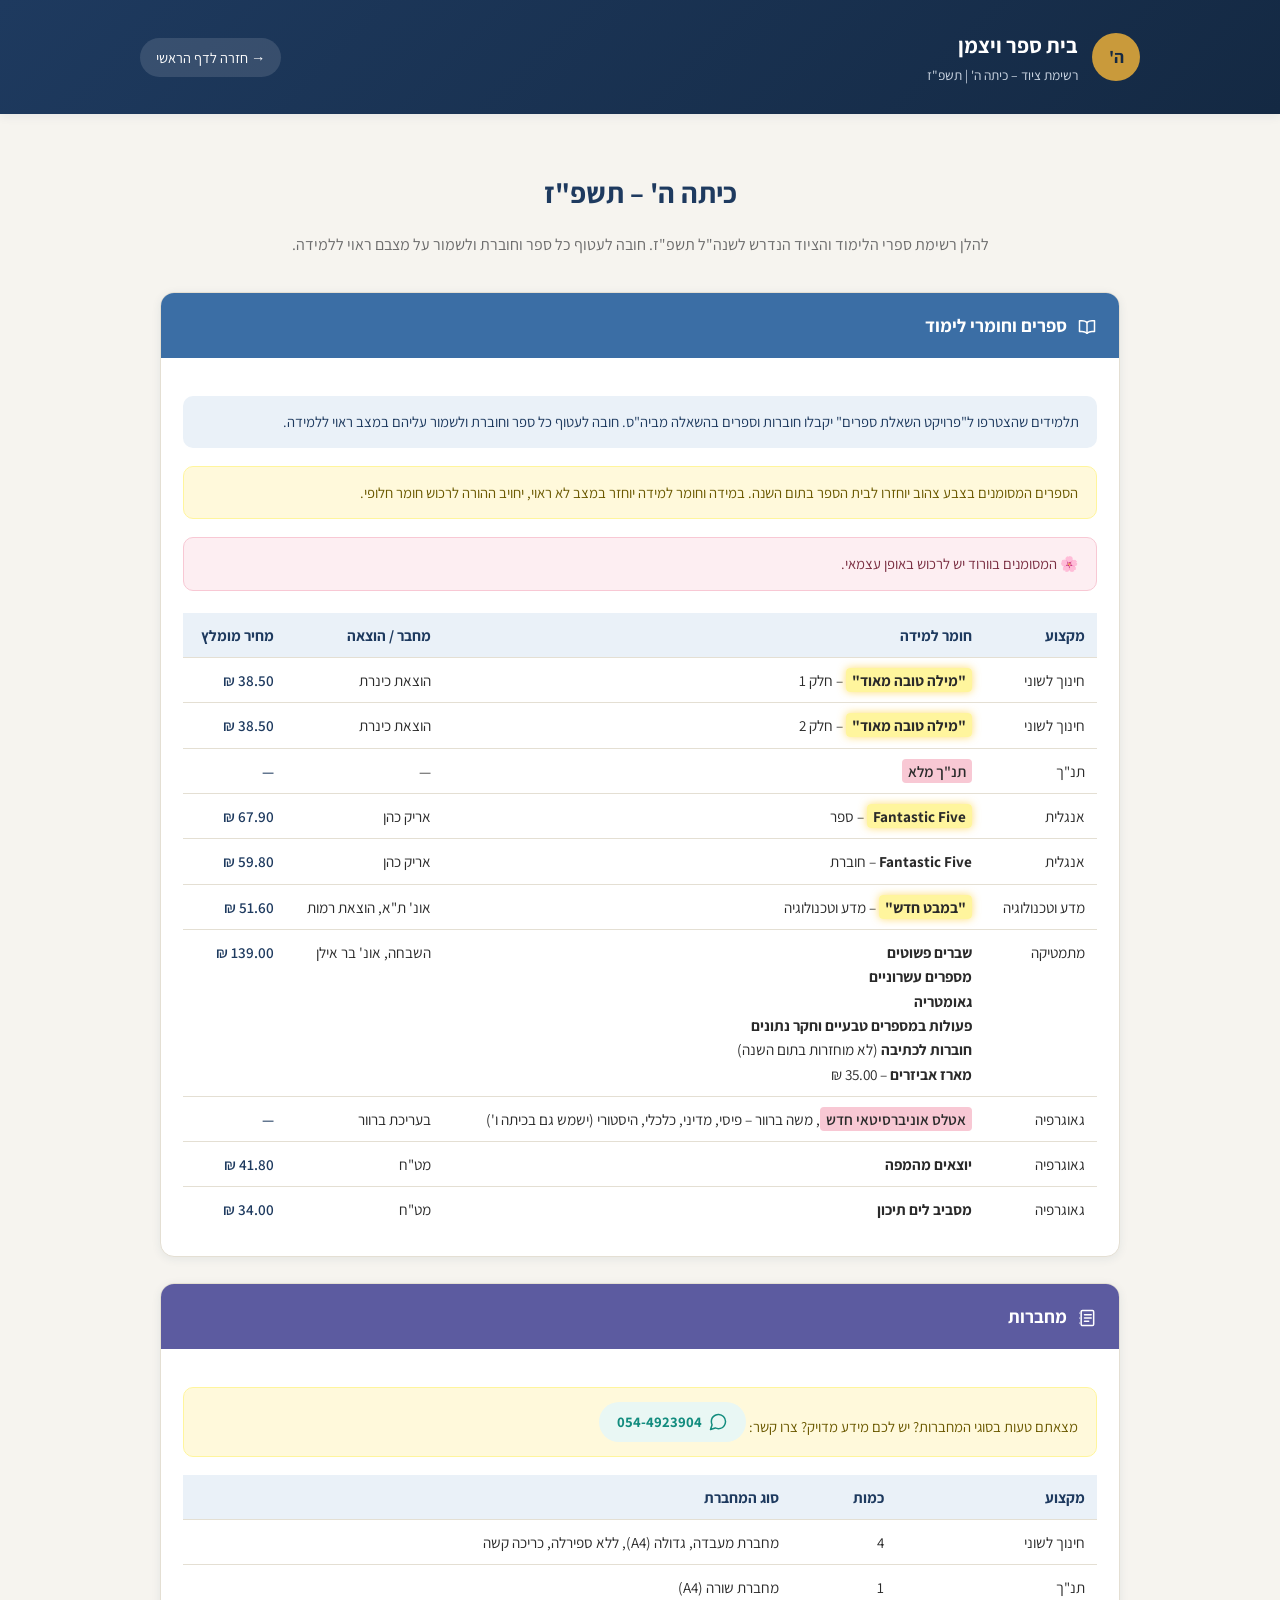
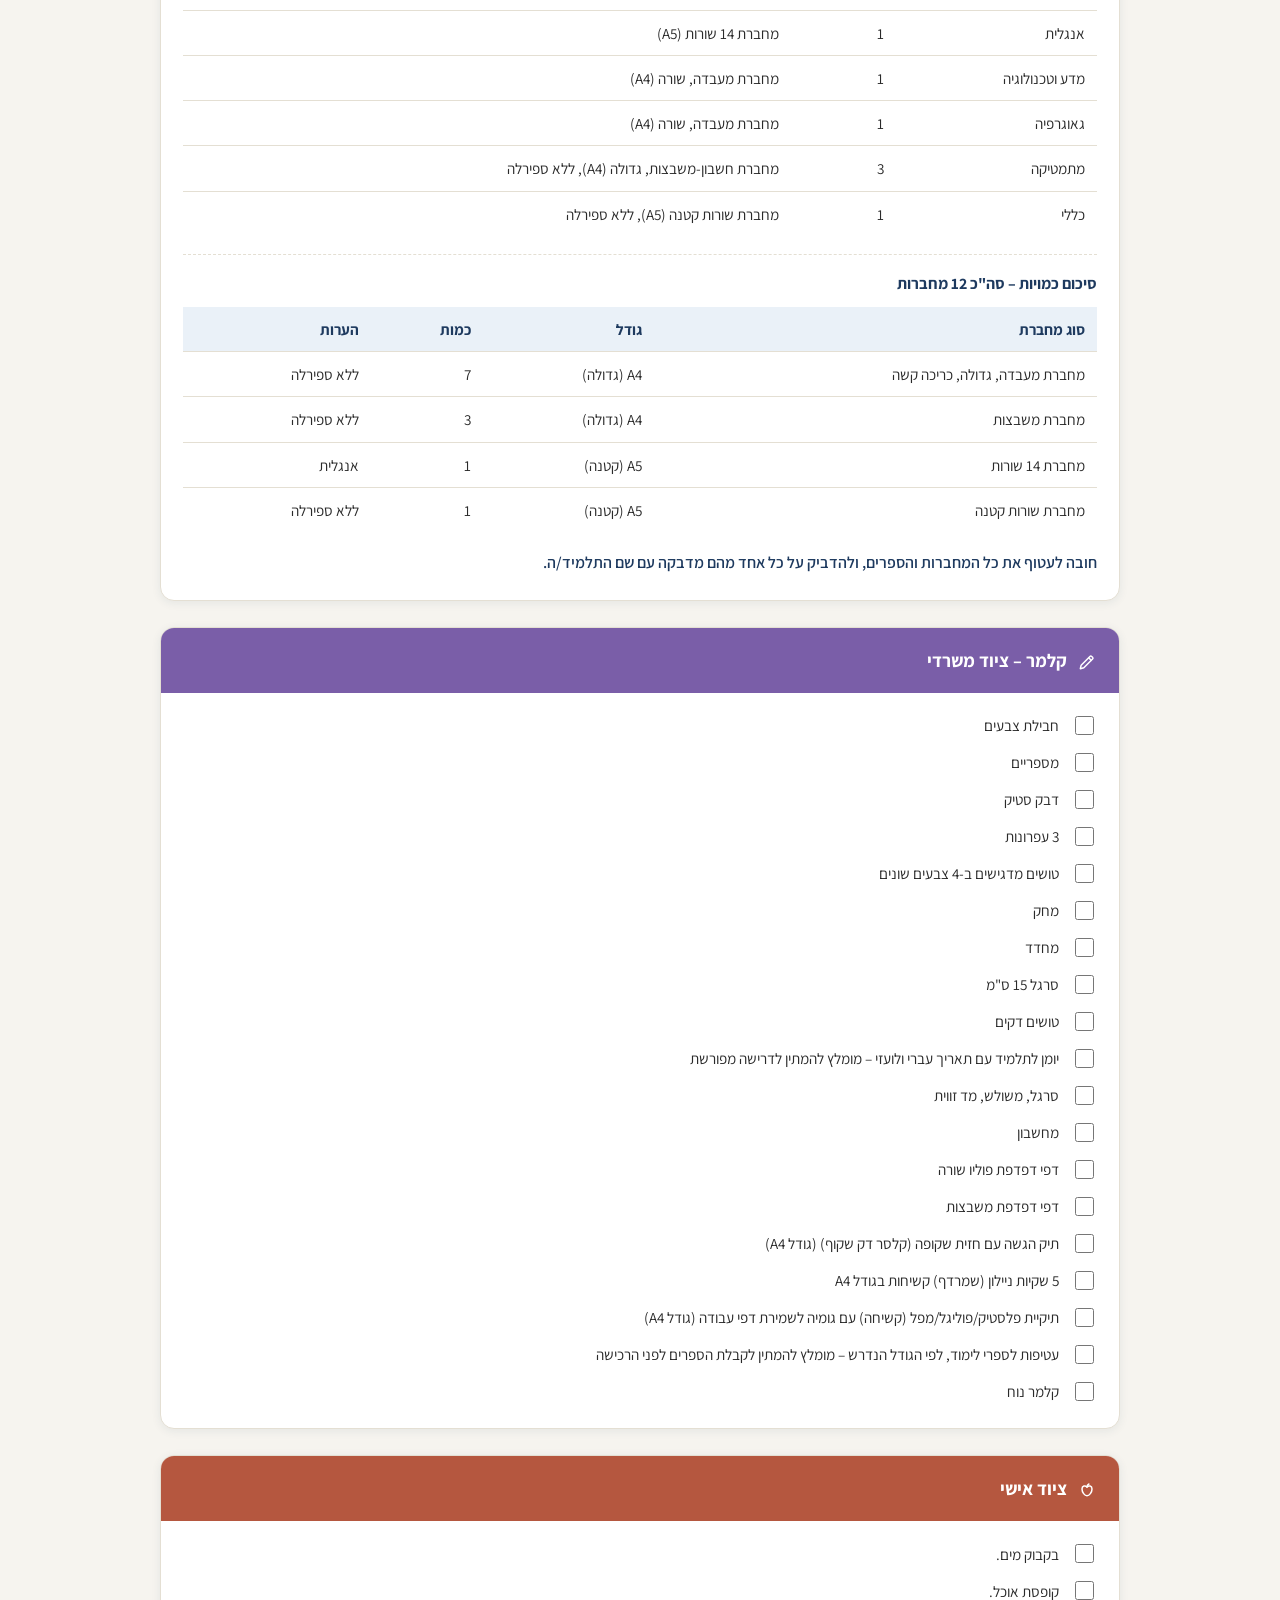
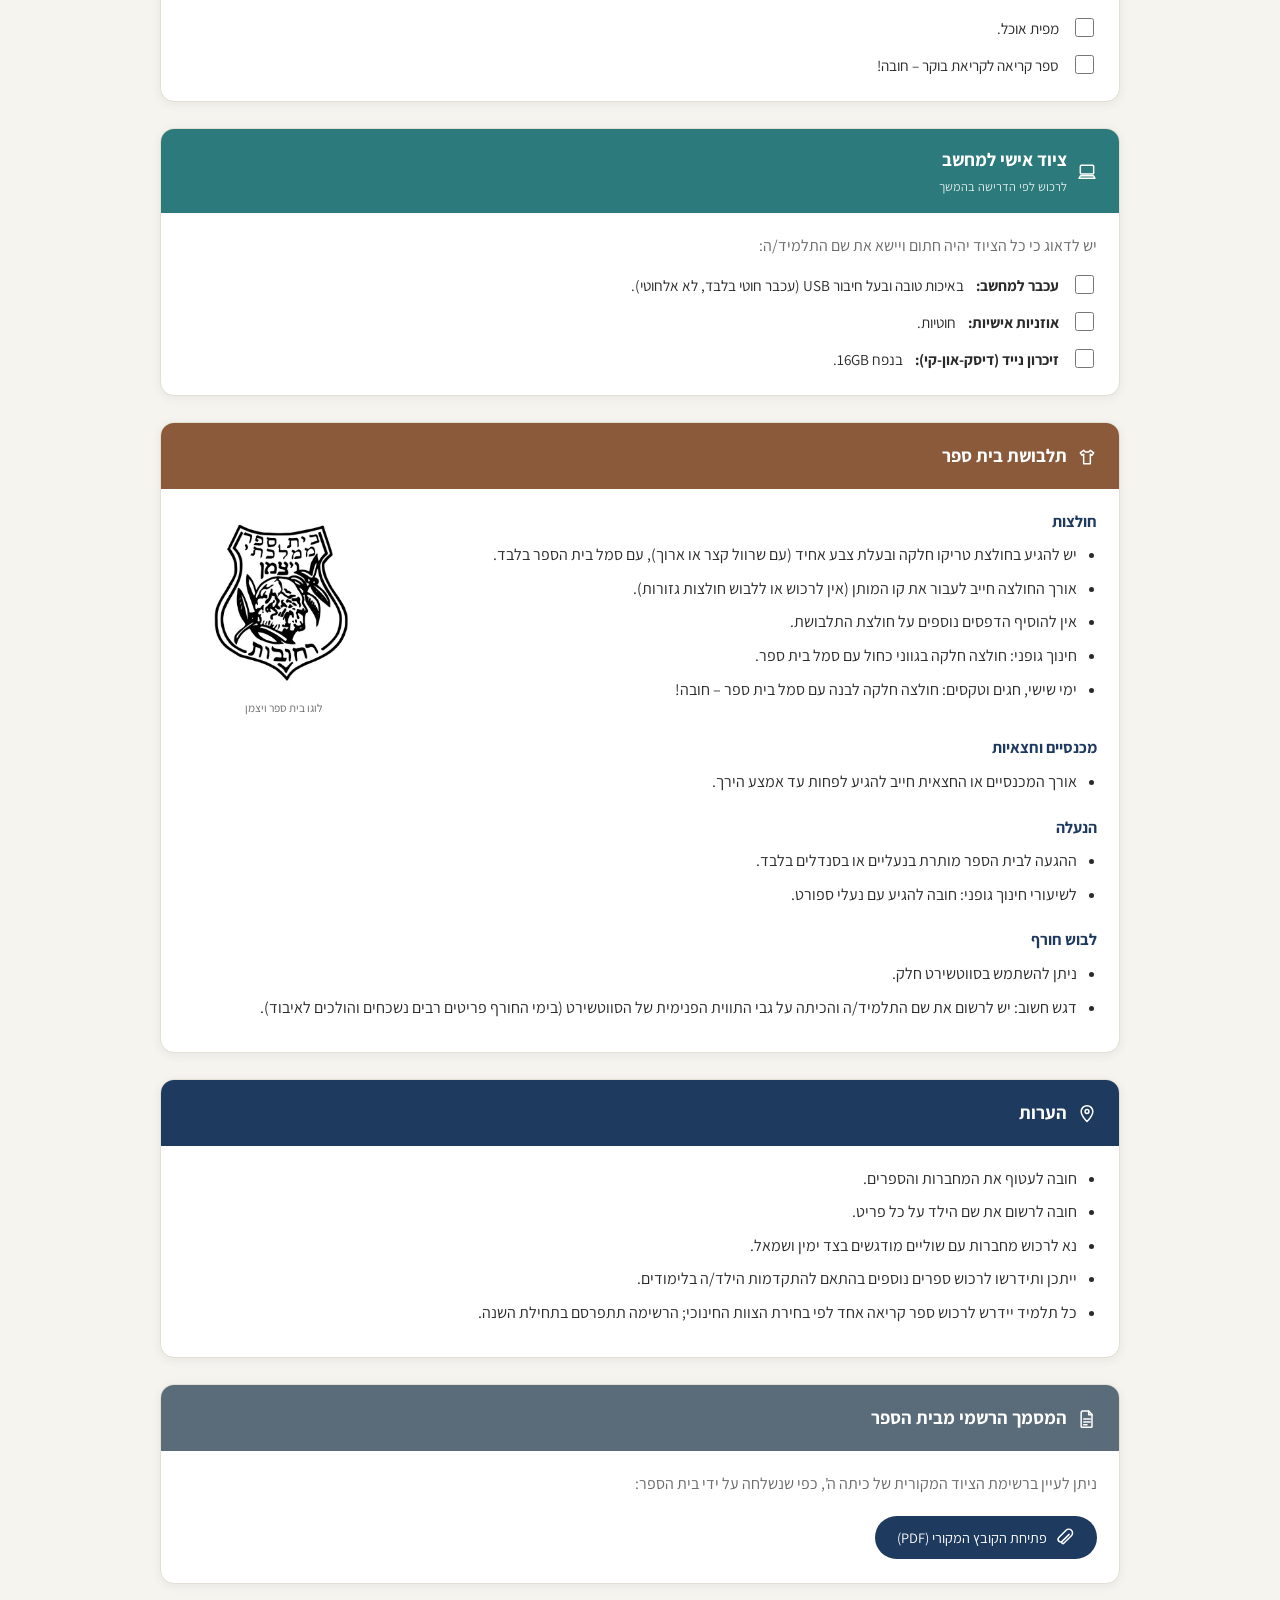
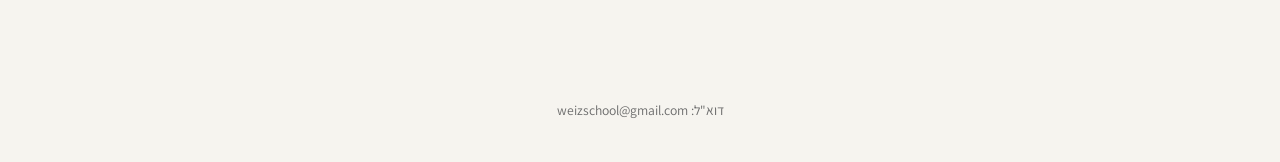
<file: כיתה-ה.html>
<!DOCTYPE html>
<html lang="he" dir="rtl">
<head>
<meta charset="UTF-8">
<meta name="viewport" content="width=device-width, initial-scale=1.0">
<title>כיתה ה' – רשימת ציוד תשפ"ז | בית ספר ויצמן</title>
<link rel="stylesheet" href="styles.css">
</head>
<body>

<header class="site-header">
  <div class="header-inner">
    <div class="brand">
      <div class="logo-badge">ה'</div>
      <div>
        <h1>בית ספר ויצמן</h1>
        <p>רשימת ציוד – כיתה ה' | תשפ"ז</p>
      </div>
    </div>
    <a class="back-link" href="index.html">→ חזרה לדף הראשי</a>
  </div>
</header>

<main>
  <h2 class="page-title">כיתה ה' – תשפ"ז</h2>
  <p class="page-subtitle">להלן רשימת ספרי הלימוד והציוד הנדרש לשנה"ל תשפ"ז. חובה לעטוף כל ספר וחוברת ולשמור על מצבם ראוי ללמידה.</p>

  <section class="section equip">
    <div class="section-header"><span class="icon"><svg class="icon-svg" viewBox="0 0 24 24" xmlns="http://www.w3.org/2000/svg"><path d="M12 6.5c-1.6-1.3-3.6-2-6-2H3v13h3c2.4 0 4.4.7 6 2"/><path d="M12 6.5c1.6-1.3 3.6-2 6-2h3v13h-3c-2.4 0-4.4.7-6 2"/><line x1="12" y1="6.5" x2="12" y2="19.5"/></svg></span> ספרים וחומרי לימוד</div>
    <div class="section-body">
      <div class="callout">
        תלמידים שהצטרפו ל"פרויקט השאלת ספרים" יקבלו חוברות וספרים בהשאלה מביה"ס. חובה לעטוף כל ספר וחוברת ולשמור עליהם במצב ראוי ללמידה.
      </div>
      <div class="callout-yellow">
        הספרים המסומנים בצבע צהוב יוחזרו לבית הספר בתום השנה. במידה וחומר למידה יוחזר במצב לא ראוי, יחויב ההורה לרכוש חומר חלופי.
      </div>
      <div class="callout-pink">
        🌸 המסומנים בוורוד יש לרכוש באופן עצמאי.
      </div>

      <table class="supply-table books-table">
        <thead>
          <tr>
            <th>מקצוע</th>
            <th>חומר למידה</th>
            <th>מחבר / הוצאה</th>
            <th>מחיר מומלץ</th>
          </tr>
        </thead>
        <tbody>
          <tr>
            <td>חינוך לשוני</td>
            <td><strong class="book-highlight">"מילה טובה מאוד"</strong> – חלק 1</td>
            <td>הוצאת כינרת</td>
            <td class="price">38.50 ₪</td>
          </tr>
          <tr>
            <td>חינוך לשוני</td>
            <td><strong class="book-highlight">"מילה טובה מאוד"</strong> – חלק 2</td>
            <td>הוצאת כינרת</td>
            <td class="price">38.50 ₪</td>
          </tr>
          <tr>
            <td>תנ"ך</td>
            <td><strong class="pink-highlight">תנ"ך מלא</strong></td>
            <td>—</td>
            <td class="price">—</td>
          </tr>
          <tr>
            <td>אנגלית</td>
            <td><strong class="book-highlight">Fantastic Five</strong> – ספר</td>
            <td>אריק כהן</td>
            <td class="price">67.90 ₪</td>
          </tr>
          <tr>
            <td>אנגלית</td>
            <td><strong>Fantastic Five</strong> – חוברת</td>
            <td>אריק כהן</td>
            <td class="price">59.80 ₪</td>
          </tr>
          <tr>
            <td>מדע וטכנולוגיה</td>
            <td><strong class="book-highlight">"במבט חדש"</strong> – מדע וטכנולוגיה</td>
            <td>אונ' ת"א, הוצאת רמות</td>
            <td class="price">51.60 ₪</td>
          </tr>
          <tr>
            <td>מתמטיקה</td>
            <td>
              <strong>שברים פשוטים</strong><br>
              <strong>מספרים עשרוניים</strong><br>
              <strong>גאומטריה</strong><br>
              <strong>פעולות במספרים טבעיים וחקר נתונים</strong><br>
              <strong>חוברות לכתיבה</strong> (לא מוחזרות בתום השנה)<br>
              <strong>מארז אביזרים</strong> – 35.00 ₪
            </td>
            <td>השבחה, אונ' בר אילן</td>
            <td class="price">139.00 ₪</td>
          </tr>
          <tr>
            <td>גאוגרפיה</td>
            <td><strong class="pink-highlight">אטלס אוניברסיטאי חדש</strong>, משה ברוור – פיסי, מדיני, כלכלי, היסטורי (ישמש גם בכיתה ו')</td>
            <td>בעריכת ברוור</td>
            <td class="price">—</td>
          </tr>
          <tr>
            <td>גאוגרפיה</td>
            <td><strong>יוצאים מהמפה</strong></td>
            <td>מט"ח</td>
            <td class="price">41.80 ₪</td>
          </tr>
          <tr>
            <td>גאוגרפיה</td>
            <td><strong>מסביב לים תיכון</strong></td>
            <td>מט"ח</td>
            <td class="price">34.00 ₪</td>
          </tr>
        </tbody>
      </table>
    </div>
  </section>

  <section class="section notebooks">
    <div class="section-header"><span class="icon"><svg class="icon-svg" viewBox="0 0 24 24" xmlns="http://www.w3.org/2000/svg"><rect x="5" y="3" width="15" height="18" rx="1.5"/><line x1="9" y1="8" x2="17" y2="8"/><line x1="9" y1="12" x2="17" y2="12"/><line x1="9" y1="16" x2="14" y2="16"/><circle cx="3.2" cy="6" r="0.7" fill="currentColor" stroke="none"/><circle cx="3.2" cy="12" r="0.7" fill="currentColor" stroke="none"/><circle cx="3.2" cy="18" r="0.7" fill="currentColor" stroke="none"/></svg></span> מחברות</div>
    <div class="section-body">
      <div class="callout-yellow">
        מצאתם טעות בסוגי המחברות? יש לכם מידע מדויק? צרו קשר:
        <a class="whatsapp-link" href="https://wa.me/972544923904?text=%D7%A4%D7%A0%D7%99%D7%99%D7%94%20%D7%91%D7%A0%D7%95%D7%92%D7%A2%20%D7%9C%D7%9E%D7%97%D7%91%D7%A8%D7%95%D7%AA%20%E2%80%93%20%D7%9B%D7%99%D7%AA%D7%94%20%D7%94" target="_blank" rel="noopener"><svg class="icon-svg" viewBox="0 0 24 24" xmlns="http://www.w3.org/2000/svg"><path d="M21 11.5a8.38 8.38 0 0 1-.9 3.8 8.5 8.5 0 0 1-7.6 4.7 8.38 8.38 0 0 1-3.8-.9L3 21l1.9-5.7a8.38 8.38 0 0 1-.9-3.8 8.5 8.5 0 0 1 4.7-7.6 8.38 8.38 0 0 1 3.8-.9h.5a8.48 8.48 0 0 1 8 8v.5z"/></svg> <bdi dir="ltr">054-4923904</bdi></a>
      </div>
      <table class="supply-table">
        <thead>
          <tr>
            <th>מקצוע</th>
            <th>כמות</th>
            <th>סוג המחברת</th>
          </tr>
        </thead>
        <tbody>
          <tr>
            <td>חינוך לשוני</td>
            <td>4</td>
            <td>מחברת מעבדה, גדולה (A4), ללא ספירלה, כריכה קשה</td>
          </tr>
          <tr>
            <td>תנ"ך</td>
            <td>1</td>
            <td>מחברת שורה (A4)</td>
          </tr>
          <tr>
            <td>אנגלית</td>
            <td>1</td>
            <td>מחברת 14 שורות (A5)</td>
          </tr>
          <tr>
            <td>מדע וטכנולוגיה</td>
            <td>1</td>
            <td>מחברת מעבדה, שורה (A4)</td>
          </tr>
          <tr>
            <td>גאוגרפיה</td>
            <td>1</td>
            <td>מחברת מעבדה, שורה (A4)</td>
          </tr>
          <tr>
            <td>מתמטיקה</td>
            <td>3</td>
            <td>מחברת חשבון-משבצות, גדולה (A4), ללא ספירלה</td>
          </tr>
          <tr>
            <td>כללי</td>
            <td>1</td>
            <td>מחברת שורות קטנה (A5), ללא ספירלה</td>
          </tr>
        </tbody>
      </table>

      <div class="notebook-list">
        <h4>סיכום כמויות – סה"כ 12 מחברות</h4>
        <table class="supply-table">
          <thead>
            <tr>
              <th>סוג מחברת</th>
              <th>גודל</th>
              <th>כמות</th>
              <th>הערות</th>
            </tr>
          </thead>
          <tbody>
            <tr>
              <td>מחברת מעבדה, גדולה, כריכה קשה</td>
              <td>A4 (גדולה)</td>
              <td>7</td>
              <td>ללא ספירלה</td>
            </tr>
            <tr>
              <td>מחברת משבצות</td>
              <td>A4 (גדולה)</td>
              <td>3</td>
              <td>ללא ספירלה</td>
            </tr>
            <tr>
              <td>מחברת 14 שורות</td>
              <td>A5 (קטנה)</td>
              <td>1</td>
              <td>אנגלית</td>
            </tr>
            <tr>
              <td>מחברת שורות קטנה</td>
              <td>A5 (קטנה)</td>
              <td>1</td>
              <td>ללא ספירלה</td>
            </tr>
          </tbody>
        </table>
      </div>

      <p style="margin:18px 0 0;color:var(--navy);font-weight:600;">חובה לעטוף את כל המחברות והספרים, ולהדביק על כל אחד מהם מדבקה עם שם התלמיד/ה.</p>
    </div>
  </section>

  <section class="section stationery">
    <div class="section-header"><span class="icon"><svg class="icon-svg" viewBox="0 0 24 24" xmlns="http://www.w3.org/2000/svg"><path d="M4 20l1-4.2L15.5 5.3a1.5 1.5 0 0 1 2.1 0l1.1 1.1a1.5 1.5 0 0 1 0 2.1L8.2 19 4 20z"/><line x1="14" y1="7" x2="17" y2="10"/></svg></span> קלמר – ציוד משרדי</div>
    <div class="section-body">
      <ul class="checklist">
        <li><label><input type="checkbox"> חבילת צבעים</label></li>
        <li><label><input type="checkbox"> מספריים</label></li>
        <li><label><input type="checkbox"> דבק סטיק</label></li>
        <li><label><input type="checkbox"> 3 עפרונות</label></li>
        <li><label><input type="checkbox"> טושים מדגישים ב-4 צבעים שונים</label></li>
        <li><label><input type="checkbox"> מחק</label></li>
        <li><label><input type="checkbox"> מחדד</label></li>
        <li><label><input type="checkbox"> סרגל 15 ס"מ</label></li>
        <li><label><input type="checkbox"> טושים דקים</label></li>
        <li><label><input type="checkbox"> יומן לתלמיד עם תאריך עברי ולועזי – מומלץ להמתין לדרישה מפורשת</label></li>
        <li><label><input type="checkbox"> סרגל, משולש, מד זווית</label></li>
        <li><label><input type="checkbox"> מחשבון</label></li>
        <li><label><input type="checkbox"> דפי דפדפת פוליו שורה</label></li>
        <li><label><input type="checkbox"> דפי דפדפת משבצות</label></li>
        <li><label><input type="checkbox"> תיק הגשה עם חזית שקופה (קלסר דק שקוף) (גודל A4)</label></li>
        <li><label><input type="checkbox"> 5 שקיות ניילון (שמרדף) קשיחות בגודל A4</label></li>
        <li><label><input type="checkbox"> תיקיית פלסטיק/פוליגל/מפל (קשיחה) עם גומיה לשמירת דפי עבודה (גודל A4)</label></li>
        <li><label><input type="checkbox"> עטיפות לספרי לימוד, לפי הגודל הנדרש – מומלץ להמתין לקבלת הספרים לפני הרכישה</label></li>
        <li><label><input type="checkbox"> קלמר נוח</label></li>
      </ul>
    </div>
  </section>

  <section class="section personal">
    <div class="section-header"><span class="icon"><svg class="icon-svg" viewBox="0 0 24 24" xmlns="http://www.w3.org/2000/svg"><path d="M12 8.5c-2-2.3-6-1.8-6 2.3 0 4 3.2 8.2 6 8.2s6-4.2 6-8.2c0-4.1-4-4.6-6-2.3z"/><path d="M12 8.5c0-1.8.8-3 2.3-3.7"/></svg></span> ציוד אישי</div>
    <div class="section-body">
      <ul class="checklist">
        <li><label><input type="checkbox"> בקבוק מים.</label></li>
        <li><label><input type="checkbox"> קופסת אוכל.</label></li>
        <li><label><input type="checkbox"> מפית אוכל.</label></li>
        <li><label><input type="checkbox"> ספר קריאה לקריאת בוקר – חובה!</label></li>
      </ul>
    </div>
  </section>

  <section class="section computer">
    <div class="section-header">
      <span class="icon"><svg class="icon-svg" viewBox="0 0 24 24" xmlns="http://www.w3.org/2000/svg"><rect x="4" y="4" width="16" height="10.5" rx="1.2"/><path d="M2.5 19.5h19l-1.6-3H4.1z"/></svg></span>
      <div class="header-text">
        <span>ציוד אישי למחשב</span>
        <span class="header-subtitle">לרכוש לפי הדרישה בהמשך</span>
      </div>
    </div>
    <div class="section-body">
      <p style="margin:0 0 14px;color:var(--muted);">יש לדאוג כי כל הציוד יהיה חתום ויישא את שם התלמיד/ה:</p>
      <ul class="checklist">
        <li><label><input type="checkbox"> <strong>עכבר למחשב:</strong> באיכות טובה ובעל חיבור USB (עכבר חוטי בלבד, לא אלחוטי).</label></li>
        <li><label><input type="checkbox"> <strong>אוזניות אישיות:</strong> חוטיות.</label></li>
        <li><label><input type="checkbox"> <strong>זיכרון נייד (דיסק-און-קי):</strong> בנפח 16GB.</label></li>
      </ul>
    </div>
  </section>

  <section class="section uniform">
    <div class="section-header"><span class="icon"><svg class="icon-svg" viewBox="0 0 24 24" xmlns="http://www.w3.org/2000/svg"><path d="M8 4 4 7l2 3 2-1.3V20h8V8.7L18 10l2-3-4-3-2 2h-4z"/></svg></span> תלבושת בית ספר</div>
    <div class="section-body">
      <div class="uniform-header">
        <div class="shirts-block">
          <h4 class="subhead">חולצות</h4>
          <ul class="plain-list">
            <li>יש להגיע בחולצת טריקו חלקה ובעלת צבע אחיד (עם שרוול קצר או ארוך), עם סמל בית הספר בלבד.</li>
            <li>אורך החולצה חייב לעבור את קו המותן (אין לרכוש או ללבוש חולצות גזורות).</li>
            <li>אין להוסיף הדפסים נוספים על חולצת התלבושת.</li>
            <li>חינוך גופני: חולצה חלקה בגווני כחול עם סמל בית ספר.</li>
            <li>ימי שישי, חגים וטקסים: חולצה חלקה לבנה עם סמל בית ספר – חובה!</li>
          </ul>
        </div>
        <div class="logo-block">
          <img src="logo.png" alt="לוגו בית ספר ויצמן" class="school-logo">
          <span class="logo-caption">לוגו בית ספר ויצמן</span>
        </div>
      </div>

      <h4 class="subhead">מכנסיים וחצאיות</h4>
      <ul class="plain-list">
        <li>אורך המכנסיים או החצאית חייב להגיע לפחות עד אמצע הירך.</li>
      </ul>

      <h4 class="subhead">הנעלה</h4>
      <ul class="plain-list">
        <li>ההגעה לבית הספר מותרת בנעליים או בסנדלים בלבד.</li>
        <li>לשיעורי חינוך גופני: חובה להגיע עם נעלי ספורט.</li>
      </ul>

      <h4 class="subhead">לבוש חורף</h4>
      <ul class="plain-list">
        <li>ניתן להשתמש בסווטשירט חלק.</li>
        <li>דגש חשוב: יש לרשום את שם התלמיד/ה והכיתה על גבי התווית הפנימית של הסווטשירט (בימי החורף פריטים רבים נשכחים והולכים לאיבוד).</li>
      </ul>
    </div>
  </section>

  <section class="section notes">
    <div class="section-header"><span class="icon"><svg class="icon-svg" viewBox="0 0 24 24" xmlns="http://www.w3.org/2000/svg"><path d="M12 21s7-7.2 7-12a7 7 0 0 0-14 0c0 4.8 7 12 7 12z"/><circle cx="12" cy="9" r="2.3"/></svg></span> הערות</div>
    <div class="section-body">
      <ul class="plain-list">
        <li>חובה לעטוף את המחברות והספרים.</li>
        <li>חובה לרשום את שם הילד על כל פריט.</li>
        <li>נא לרכוש מחברות עם שוליים מודגשים בצד ימין ושמאל.</li>
        <li>ייתכן ותידרשו לרכוש ספרים נוספים בהתאם להתקדמות הילד/ה בלימודים.</li>
        <li>כל תלמיד יידרש לרכוש ספר קריאה אחד לפי בחירת הצוות החינוכי; הרשימה תתפרסם בתחילת השנה.</li>      </ul>
    </div>
  </section>

  <section class="section document">
    <div class="section-header"><span class="icon"><svg class="icon-svg" viewBox="0 0 24 24" xmlns="http://www.w3.org/2000/svg"><path d="M6 2.5h8l4 4v14.5a1 1 0 0 1-1 1H6a1 1 0 0 1-1-1v-17a1 1 0 0 1 1-1z"/><path d="M14 2.5V7h4"/><line x1="8" y1="12" x2="16" y2="12"/><line x1="8" y1="15.5" x2="16" y2="15.5"/><line x1="8" y1="19" x2="12" y2="19"/></svg></span> המסמך הרשמי מבית הספר</div>
    <div class="section-body">
      <p style="margin:0 0 14px;color:var(--muted);">ניתן לעיין ברשימת הציוד המקורית של כיתה ה', כפי שנשלחה על ידי בית הספר:</p>
      <a class="cta-btn" href="שכבת%20ה%20תשפז.pdf" target="_blank" rel="noopener"><svg class="icon-svg" width="18" height="18" viewBox="0 0 24 24" xmlns="http://www.w3.org/2000/svg"><path d="M17 7.5 8.5 16a3 3 0 0 1-4.2-4.2l9-9a4.5 4.5 0 0 1 6.4 6.4l-9.2 9.2a1.5 1.5 0 0 1-2.1-2.1l8-8"/></svg> פתיחת הקובץ המקורי (PDF)</a>
    </div>
  </section>
</main>

<footer class="site-footer">
  <div class="contact-line">דוא"ל: weizschool@gmail.com</div>
</footer>

</body>
</html>
</file>
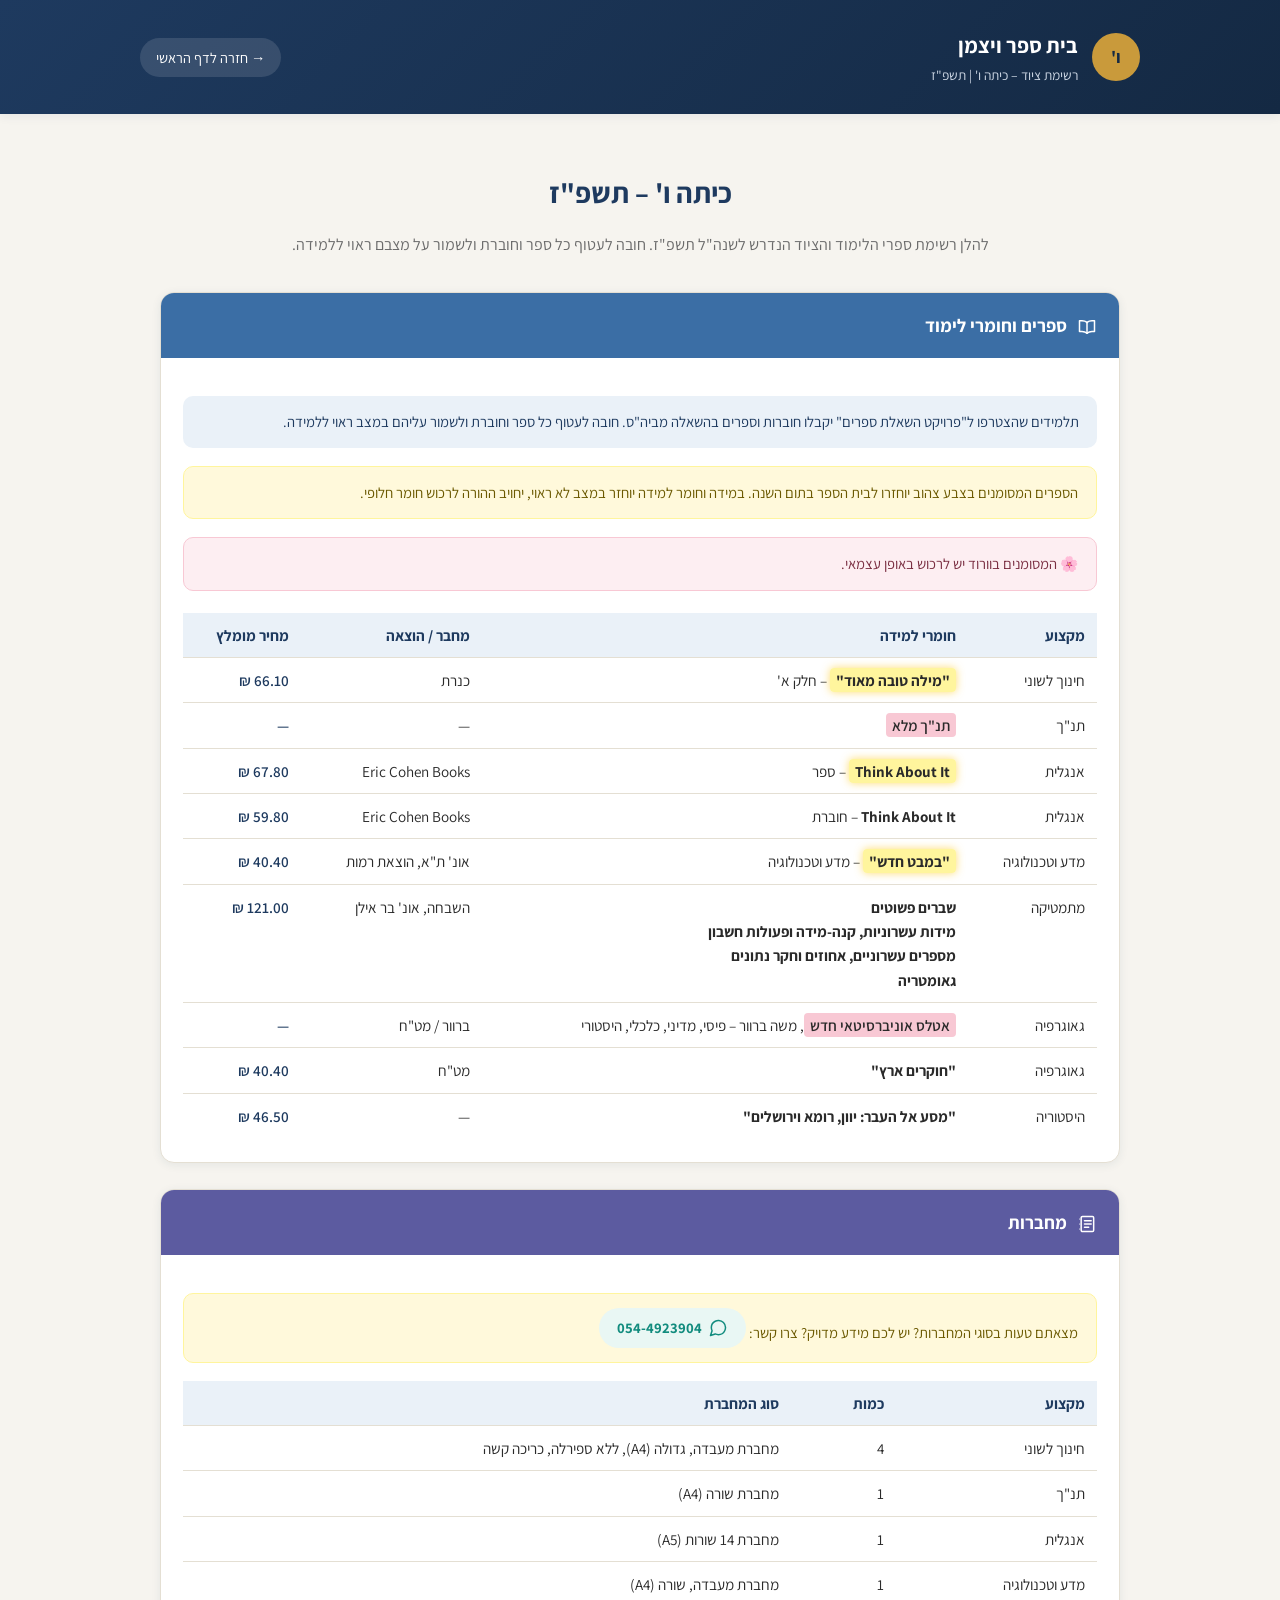
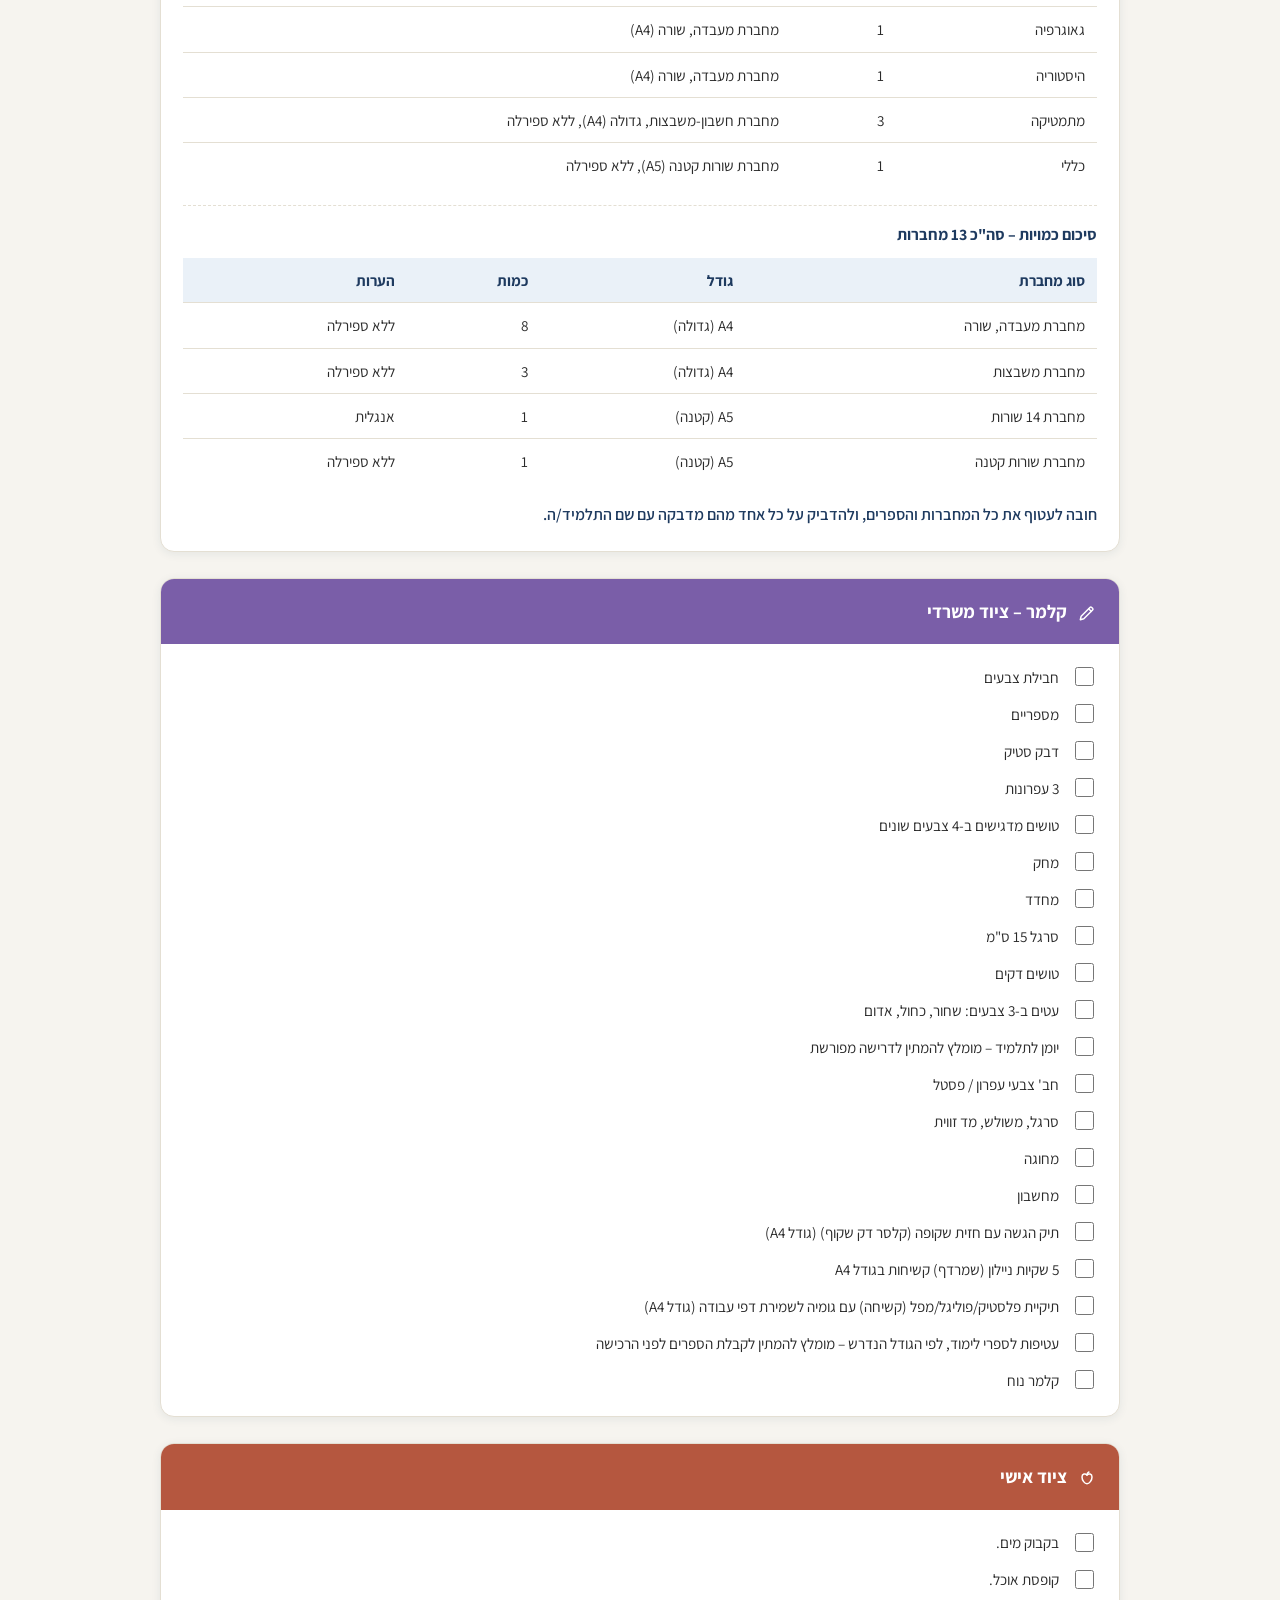
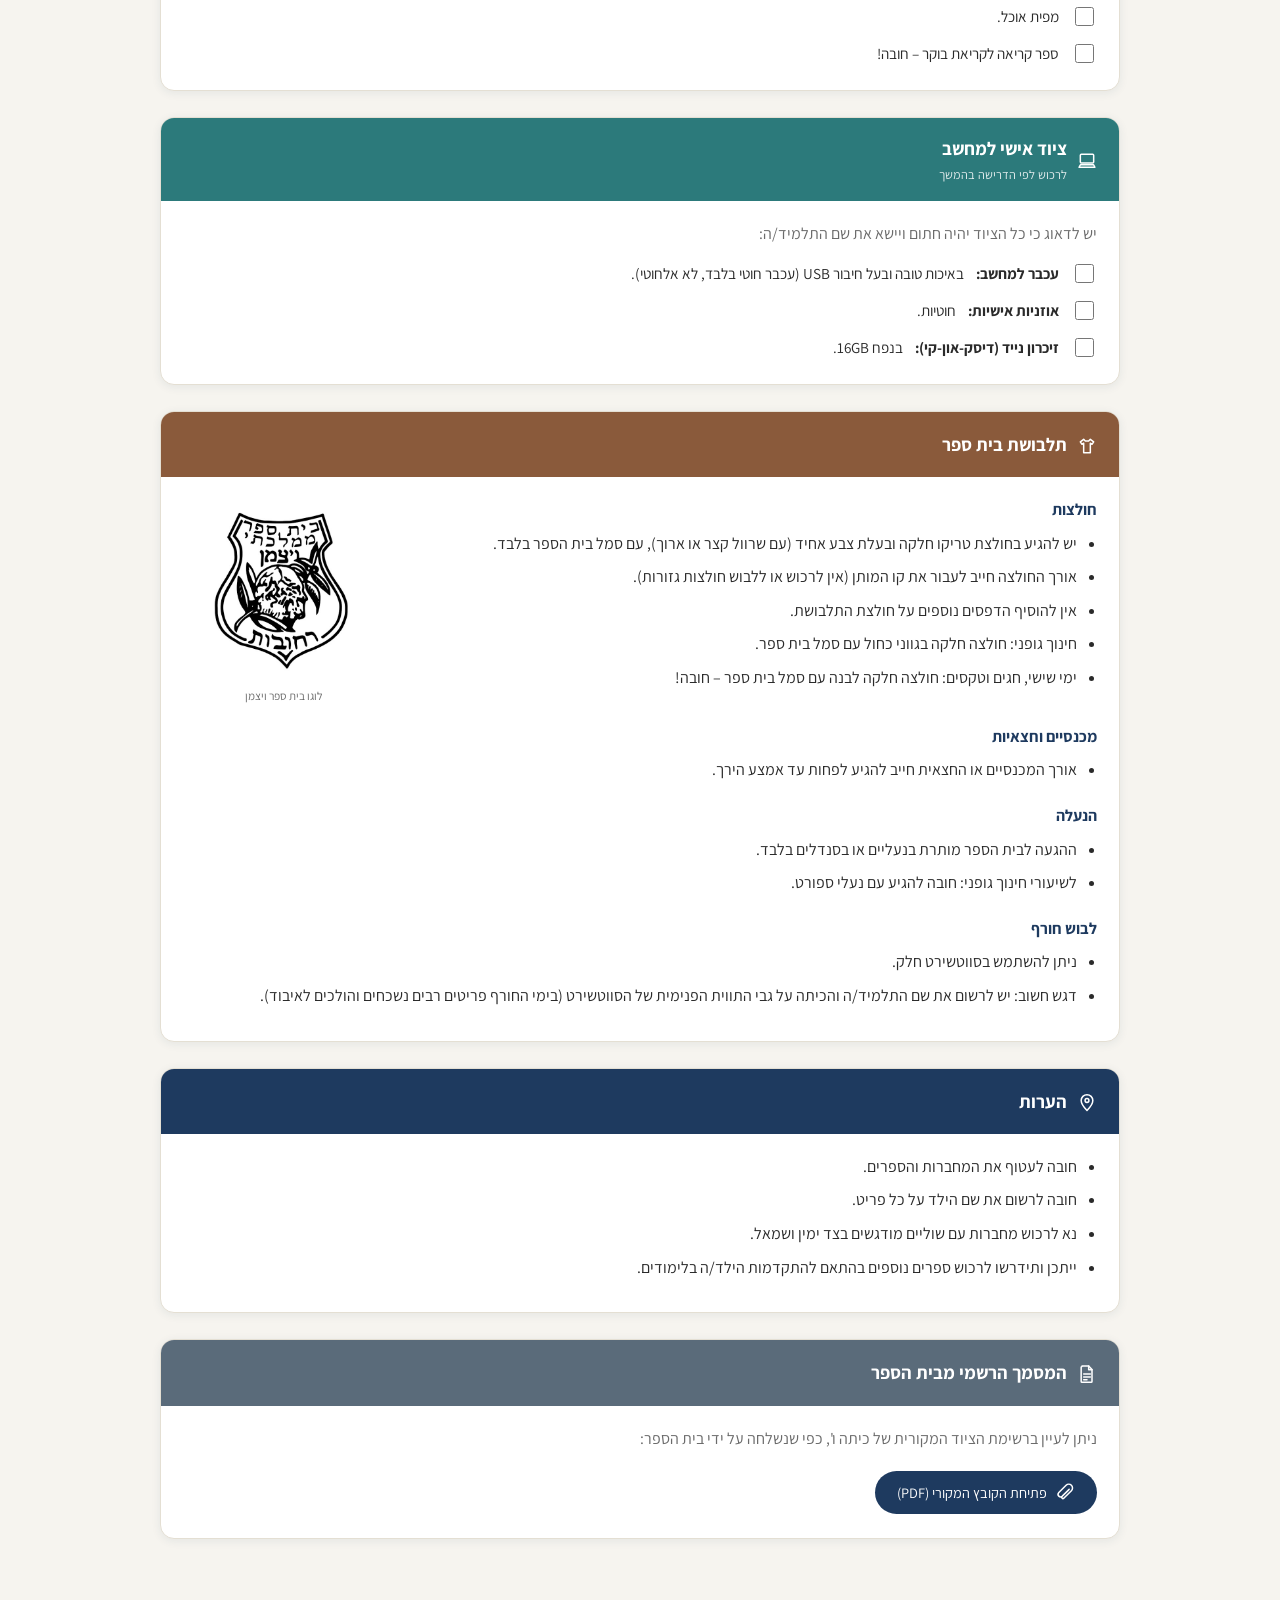
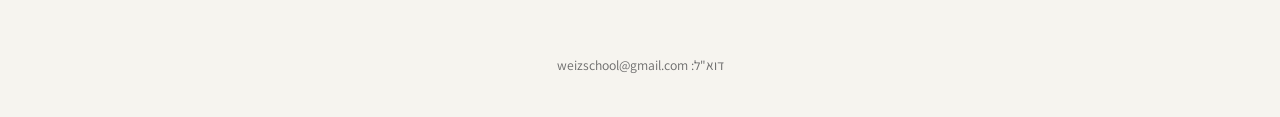
<file: כיתה-ו.html>
<!DOCTYPE html>
<html lang="he" dir="rtl">
<head>
<meta charset="UTF-8">
<meta name="viewport" content="width=device-width, initial-scale=1.0">
<title>כיתה ו' – רשימת ציוד תשפ"ז | בית ספר ויצמן</title>
<link rel="stylesheet" href="styles.css">
</head>
<body>

<header class="site-header">
  <div class="header-inner">
    <div class="brand">
      <div class="logo-badge">ו'</div>
      <div>
        <h1>בית ספר ויצמן</h1>
        <p>רשימת ציוד – כיתה ו' | תשפ"ז</p>
      </div>
    </div>
    <a class="back-link" href="index.html">→ חזרה לדף הראשי</a>
  </div>
</header>

<main>
  <h2 class="page-title">כיתה ו' – תשפ"ז</h2>
  <p class="page-subtitle">להלן רשימת ספרי הלימוד והציוד הנדרש לשנה"ל תשפ"ז. חובה לעטוף כל ספר וחוברת ולשמור על מצבם ראוי ללמידה.</p>

  <section class="section equip">
    <div class="section-header"><span class="icon"><svg class="icon-svg" viewBox="0 0 24 24" xmlns="http://www.w3.org/2000/svg"><path d="M12 6.5c-1.6-1.3-3.6-2-6-2H3v13h3c2.4 0 4.4.7 6 2"/><path d="M12 6.5c1.6-1.3 3.6-2 6-2h3v13h-3c-2.4 0-4.4.7-6 2"/><line x1="12" y1="6.5" x2="12" y2="19.5"/></svg></span> ספרים וחומרי לימוד</div>
    <div class="section-body">
      <div class="callout">
        תלמידים שהצטרפו ל"פרויקט השאלת ספרים" יקבלו חוברות וספרים בהשאלה מביה"ס. חובה לעטוף כל ספר וחוברת ולשמור עליהם במצב ראוי ללמידה.
      </div>
      <div class="callout-yellow">
        הספרים המסומנים בצבע צהוב יוחזרו לבית הספר בתום השנה. במידה וחומר למידה יוחזר במצב לא ראוי, יחויב ההורה לרכוש חומר חלופי.
      </div>
      <div class="callout-pink">
        🌸 המסומנים בוורוד יש לרכוש באופן עצמאי.
      </div>

      <table class="supply-table books-table">
        <thead>
          <tr>
            <th>מקצוע</th>
            <th>חומרי למידה</th>
            <th>מחבר / הוצאה</th>
            <th>מחיר מומלץ</th>
          </tr>
        </thead>
        <tbody>
          <tr>
            <td>חינוך לשוני</td>
            <td><strong class="book-highlight">"מילה טובה מאוד"</strong> – חלק א'</td>
            <td>כנרת</td>
            <td class="price">66.10 ₪</td>
          </tr>
          <tr>
            <td>תנ"ך</td>
            <td><strong class="pink-highlight">תנ"ך מלא</strong></td>
            <td>—</td>
            <td class="price">—</td>
          </tr>
          <tr>
            <td>אנגלית</td>
            <td><strong class="book-highlight">Think About It</strong> – ספר</td>
            <td>Eric Cohen Books</td>
            <td class="price">67.80 ₪</td>
          </tr>
          <tr>
            <td>אנגלית</td>
            <td><strong>Think About It</strong> – חוברת</td>
            <td>Eric Cohen Books</td>
            <td class="price">59.80 ₪</td>
          </tr>
          <tr>
            <td>מדע וטכנולוגיה</td>
            <td><strong class="book-highlight">"במבט חדש"</strong> – מדע וטכנולוגיה</td>
            <td>אונ' ת"א, הוצאת רמות</td>
            <td class="price">40.40 ₪</td>
          </tr>
          <tr>
            <td>מתמטיקה</td>
            <td>
              <strong>שברים פשוטים</strong><br>
              <strong>מידות עשרוניות, קנה-מידה ופעולות חשבון</strong><br>
              <strong>מספרים עשרוניים, אחוזים וחקר נתונים</strong><br>
              <strong>גאומטריה</strong>
            </td>
            <td>השבחה, אונ' בר אילן</td>
            <td class="price">121.00 ₪</td>
          </tr>
          <tr>
            <td>גאוגרפיה</td>
            <td><strong class="pink-highlight">אטלס אוניברסיטאי חדש</strong>, משה ברוור – פיסי, מדיני, כלכלי, היסטורי</td>
            <td>ברוור / מט"ח</td>
            <td class="price">—</td>
          </tr>
          <tr>
            <td>גאוגרפיה</td>
            <td><strong>"חוקרים ארץ"</strong></td>
            <td>מט"ח</td>
            <td class="price">40.40 ₪</td>
          </tr>
          <tr>
            <td>היסטוריה</td>
            <td><strong>"מסע אל העבר: יוון, רומא וירושלים"</strong></td>
            <td>—</td>
            <td class="price">46.50 ₪</td>
          </tr>
        </tbody>
      </table>
    </div>
  </section>

  <section class="section notebooks">
    <div class="section-header"><span class="icon"><svg class="icon-svg" viewBox="0 0 24 24" xmlns="http://www.w3.org/2000/svg"><rect x="5" y="3" width="15" height="18" rx="1.5"/><line x1="9" y1="8" x2="17" y2="8"/><line x1="9" y1="12" x2="17" y2="12"/><line x1="9" y1="16" x2="14" y2="16"/><circle cx="3.2" cy="6" r="0.7" fill="currentColor" stroke="none"/><circle cx="3.2" cy="12" r="0.7" fill="currentColor" stroke="none"/><circle cx="3.2" cy="18" r="0.7" fill="currentColor" stroke="none"/></svg></span> מחברות</div>
    <div class="section-body">
      <div class="callout-yellow">
        מצאתם טעות בסוגי המחברות? יש לכם מידע מדויק? צרו קשר:
        <a class="whatsapp-link" href="https://wa.me/972544923904?text=%D7%A4%D7%A0%D7%99%D7%99%D7%94%20%D7%91%D7%A0%D7%95%D7%92%D7%A2%20%D7%9C%D7%9E%D7%97%D7%91%D7%A8%D7%95%D7%AA%20%E2%80%93%20%D7%9B%D7%99%D7%AA%D7%94%20%D7%95" target="_blank" rel="noopener"><svg class="icon-svg" viewBox="0 0 24 24" xmlns="http://www.w3.org/2000/svg"><path d="M21 11.5a8.38 8.38 0 0 1-.9 3.8 8.5 8.5 0 0 1-7.6 4.7 8.38 8.38 0 0 1-3.8-.9L3 21l1.9-5.7a8.38 8.38 0 0 1-.9-3.8 8.5 8.5 0 0 1 4.7-7.6 8.38 8.38 0 0 1 3.8-.9h.5a8.48 8.48 0 0 1 8 8v.5z"/></svg> <bdi dir="ltr">054-4923904</bdi></a>
      </div>
      <table class="supply-table">
        <thead>
          <tr>
            <th>מקצוע</th>
            <th>כמות</th>
            <th>סוג המחברת</th>
          </tr>
        </thead>
        <tbody>
          <tr>
            <td>חינוך לשוני</td>
            <td>4</td>
            <td>מחברת מעבדה, גדולה (A4), ללא ספירלה, כריכה קשה</td>
          </tr>
          <tr>
            <td>תנ"ך</td>
            <td>1</td>
            <td>מחברת שורה (A4)</td>
          </tr>
          <tr>
            <td>אנגלית</td>
            <td>1</td>
            <td>מחברת 14 שורות (A5)</td>
          </tr>
          <tr>
            <td>מדע וטכנולוגיה</td>
            <td>1</td>
            <td>מחברת מעבדה, שורה (A4)</td>
          </tr>
          <tr>
            <td>גאוגרפיה</td>
            <td>1</td>
            <td>מחברת מעבדה, שורה (A4)</td>
          </tr>
          <tr>
            <td>היסטוריה</td>
            <td>1</td>
            <td>מחברת מעבדה, שורה (A4)</td>
          </tr>
          <tr>
            <td>מתמטיקה</td>
            <td>3</td>
            <td>מחברת חשבון-משבצות, גדולה (A4), ללא ספירלה</td>
          </tr>
          <tr>
            <td>כללי</td>
            <td>1</td>
            <td>מחברת שורות קטנה (A5), ללא ספירלה</td>
          </tr>
        </tbody>
      </table>

      <div class="notebook-list">
        <h4>סיכום כמויות – סה"כ 13 מחברות</h4>
        <table class="supply-table">
          <thead>
            <tr>
              <th>סוג מחברת</th>
              <th>גודל</th>
              <th>כמות</th>
              <th>הערות</th>
            </tr>
          </thead>
          <tbody>
            <tr>
              <td>מחברת מעבדה, שורה</td>
              <td>A4 (גדולה)</td>
              <td>8</td>
              <td>ללא ספירלה</td>
            </tr>
            <tr>
              <td>מחברת משבצות</td>
              <td>A4 (גדולה)</td>
              <td>3</td>
              <td>ללא ספירלה</td>
            </tr>
            <tr>
              <td>מחברת 14 שורות</td>
              <td>A5 (קטנה)</td>
              <td>1</td>
              <td>אנגלית</td>
            </tr>
            <tr>
              <td>מחברת שורות קטנה</td>
              <td>A5 (קטנה)</td>
              <td>1</td>
              <td>ללא ספירלה</td>
            </tr>
          </tbody>
        </table>
      </div>

      <p style="margin:18px 0 0;color:var(--navy);font-weight:600;">חובה לעטוף את כל המחברות והספרים, ולהדביק על כל אחד מהם מדבקה עם שם התלמיד/ה.</p>
    </div>
  </section>

  <section class="section stationery">
    <div class="section-header"><span class="icon"><svg class="icon-svg" viewBox="0 0 24 24" xmlns="http://www.w3.org/2000/svg"><path d="M4 20l1-4.2L15.5 5.3a1.5 1.5 0 0 1 2.1 0l1.1 1.1a1.5 1.5 0 0 1 0 2.1L8.2 19 4 20z"/><line x1="14" y1="7" x2="17" y2="10"/></svg></span> קלמר – ציוד משרדי</div>
    <div class="section-body">
      <ul class="checklist">
        <li><label><input type="checkbox"> חבילת צבעים</label></li>
        <li><label><input type="checkbox"> מספריים</label></li>
        <li><label><input type="checkbox"> דבק סטיק</label></li>
        <li><label><input type="checkbox"> 3 עפרונות</label></li>
        <li><label><input type="checkbox"> טושים מדגישים ב-4 צבעים שונים</label></li>
        <li><label><input type="checkbox"> מחק</label></li>
        <li><label><input type="checkbox"> מחדד</label></li>
        <li><label><input type="checkbox"> סרגל 15 ס"מ</label></li>
        <li><label><input type="checkbox"> טושים דקים</label></li>
        <li><label><input type="checkbox"> עטים ב-3 צבעים: שחור, כחול, אדום</label></li>
        <li><label><input type="checkbox"> יומן לתלמיד – מומלץ להמתין לדרישה מפורשת</label></li>
        <li><label><input type="checkbox"> חב' צבעי עפרון / פסטל</label></li>
        <li><label><input type="checkbox"> סרגל, משולש, מד זווית</label></li>
        <li><label><input type="checkbox"> מחוגה</label></li>
        <li><label><input type="checkbox"> מחשבון</label></li>
        <li><label><input type="checkbox"> תיק הגשה עם חזית שקופה (קלסר דק שקוף) (גודל A4)</label></li>
        <li><label><input type="checkbox"> 5 שקיות ניילון (שמרדף) קשיחות בגודל A4</label></li>
        <li><label><input type="checkbox"> תיקיית פלסטיק/פוליגל/מפל (קשיחה) עם גומיה לשמירת דפי עבודה (גודל A4)</label></li>
        <li><label><input type="checkbox"> עטיפות לספרי לימוד, לפי הגודל הנדרש – מומלץ להמתין לקבלת הספרים לפני הרכישה</label></li>
        <li><label><input type="checkbox"> קלמר נוח</label></li>
      </ul>
    </div>
  </section>

  <section class="section personal">
    <div class="section-header"><span class="icon"><svg class="icon-svg" viewBox="0 0 24 24" xmlns="http://www.w3.org/2000/svg"><path d="M12 8.5c-2-2.3-6-1.8-6 2.3 0 4 3.2 8.2 6 8.2s6-4.2 6-8.2c0-4.1-4-4.6-6-2.3z"/><path d="M12 8.5c0-1.8.8-3 2.3-3.7"/></svg></span> ציוד אישי</div>
    <div class="section-body">
      <ul class="checklist">
        <li><label><input type="checkbox"> בקבוק מים.</label></li>
        <li><label><input type="checkbox"> קופסת אוכל.</label></li>
        <li><label><input type="checkbox"> מפית אוכל.</label></li>
        <li><label><input type="checkbox"> ספר קריאה לקריאת בוקר – חובה!</label></li>
      </ul>
    </div>
  </section>

  <section class="section computer">
    <div class="section-header">
      <span class="icon"><svg class="icon-svg" viewBox="0 0 24 24" xmlns="http://www.w3.org/2000/svg"><rect x="4" y="4" width="16" height="10.5" rx="1.2"/><path d="M2.5 19.5h19l-1.6-3H4.1z"/></svg></span>
      <div class="header-text">
        <span>ציוד אישי למחשב</span>
        <span class="header-subtitle">לרכוש לפי הדרישה בהמשך</span>
      </div>
    </div>
    <div class="section-body">
      <p style="margin:0 0 14px;color:var(--muted);">יש לדאוג כי כל הציוד יהיה חתום ויישא את שם התלמיד/ה:</p>
      <ul class="checklist">
        <li><label><input type="checkbox"> <strong>עכבר למחשב:</strong> באיכות טובה ובעל חיבור USB (עכבר חוטי בלבד, לא אלחוטי).</label></li>
        <li><label><input type="checkbox"> <strong>אוזניות אישיות:</strong> חוטיות.</label></li>
        <li><label><input type="checkbox"> <strong>זיכרון נייד (דיסק-און-קי):</strong> בנפח 16GB.</label></li>
      </ul>
    </div>
  </section>

  <section class="section uniform">
    <div class="section-header"><span class="icon"><svg class="icon-svg" viewBox="0 0 24 24" xmlns="http://www.w3.org/2000/svg"><path d="M8 4 4 7l2 3 2-1.3V20h8V8.7L18 10l2-3-4-3-2 2h-4z"/></svg></span> תלבושת בית ספר</div>
    <div class="section-body">
      <div class="uniform-header">
        <div class="shirts-block">
          <h4 class="subhead">חולצות</h4>
          <ul class="plain-list">
            <li>יש להגיע בחולצת טריקו חלקה ובעלת צבע אחיד (עם שרוול קצר או ארוך), עם סמל בית הספר בלבד.</li>
            <li>אורך החולצה חייב לעבור את קו המותן (אין לרכוש או ללבוש חולצות גזורות).</li>
            <li>אין להוסיף הדפסים נוספים על חולצת התלבושת.</li>
            <li>חינוך גופני: חולצה חלקה בגווני כחול עם סמל בית ספר.</li>
            <li>ימי שישי, חגים וטקסים: חולצה חלקה לבנה עם סמל בית ספר – חובה!</li>
          </ul>
        </div>
        <div class="logo-block">
          <img src="logo.png" alt="לוגו בית ספר ויצמן" class="school-logo">
          <span class="logo-caption">לוגו בית ספר ויצמן</span>
        </div>
      </div>

      <h4 class="subhead">מכנסיים וחצאיות</h4>
      <ul class="plain-list">
        <li>אורך המכנסיים או החצאית חייב להגיע לפחות עד אמצע הירך.</li>
      </ul>

      <h4 class="subhead">הנעלה</h4>
      <ul class="plain-list">
        <li>ההגעה לבית הספר מותרת בנעליים או בסנדלים בלבד.</li>
        <li>לשיעורי חינוך גופני: חובה להגיע עם נעלי ספורט.</li>
      </ul>

      <h4 class="subhead">לבוש חורף</h4>
      <ul class="plain-list">
        <li>ניתן להשתמש בסווטשירט חלק.</li>
        <li>דגש חשוב: יש לרשום את שם התלמיד/ה והכיתה על גבי התווית הפנימית של הסווטשירט (בימי החורף פריטים רבים נשכחים והולכים לאיבוד).</li>
      </ul>
    </div>
  </section>

  <section class="section notes">
    <div class="section-header"><span class="icon"><svg class="icon-svg" viewBox="0 0 24 24" xmlns="http://www.w3.org/2000/svg"><path d="M12 21s7-7.2 7-12a7 7 0 0 0-14 0c0 4.8 7 12 7 12z"/><circle cx="12" cy="9" r="2.3"/></svg></span> הערות</div>
    <div class="section-body">
      <ul class="plain-list">
        <li>חובה לעטוף את המחברות והספרים.</li>
        <li>חובה לרשום את שם הילד על כל פריט.</li>
        <li>נא לרכוש מחברות עם שוליים מודגשים בצד ימין ושמאל.</li>
        <li>ייתכן ותידרשו לרכוש ספרים נוספים בהתאם להתקדמות הילד/ה בלימודים.</li>
      </ul>
    </div>
  </section>

  <section class="section document">
    <div class="section-header"><span class="icon"><svg class="icon-svg" viewBox="0 0 24 24" xmlns="http://www.w3.org/2000/svg"><path d="M6 2.5h8l4 4v14.5a1 1 0 0 1-1 1H6a1 1 0 0 1-1-1v-17a1 1 0 0 1 1-1z"/><path d="M14 2.5V7h4"/><line x1="8" y1="12" x2="16" y2="12"/><line x1="8" y1="15.5" x2="16" y2="15.5"/><line x1="8" y1="19" x2="12" y2="19"/></svg></span> המסמך הרשמי מבית הספר</div>
    <div class="section-body">
      <p style="margin:0 0 14px;color:var(--muted);">ניתן לעיין ברשימת הציוד המקורית של כיתה ו', כפי שנשלחה על ידי בית הספר:</p>
      <a class="cta-btn" href="שכבת%20ו%20תשפז.pdf" target="_blank" rel="noopener"><svg class="icon-svg" width="18" height="18" viewBox="0 0 24 24" xmlns="http://www.w3.org/2000/svg"><path d="M17 7.5 8.5 16a3 3 0 0 1-4.2-4.2l9-9a4.5 4.5 0 0 1 6.4 6.4l-9.2 9.2a1.5 1.5 0 0 1-2.1-2.1l8-8"/></svg> פתיחת הקובץ המקורי (PDF)</a>
    </div>
  </section>
</main>

<footer class="site-footer">
  <div class="contact-line">דוא"ל: weizschool@gmail.com</div>
</footer>

</body>
</html>
</file>
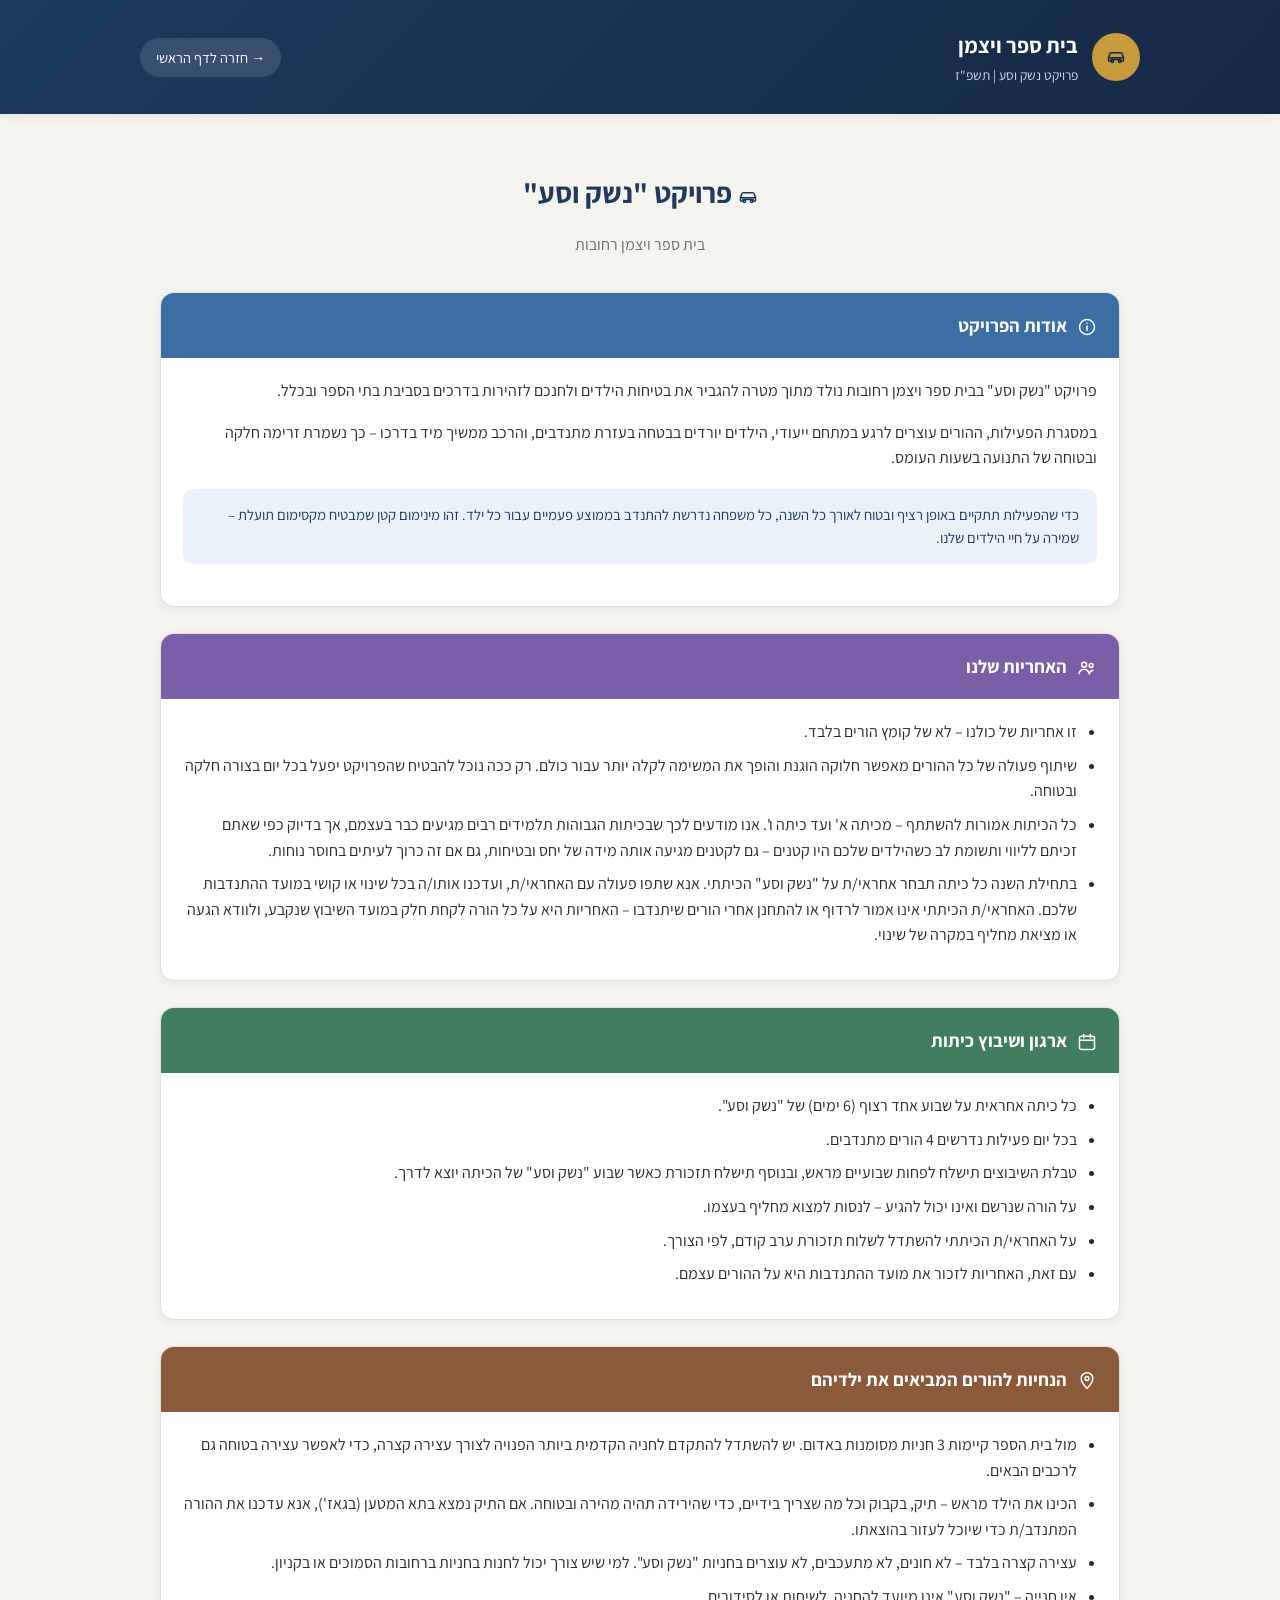
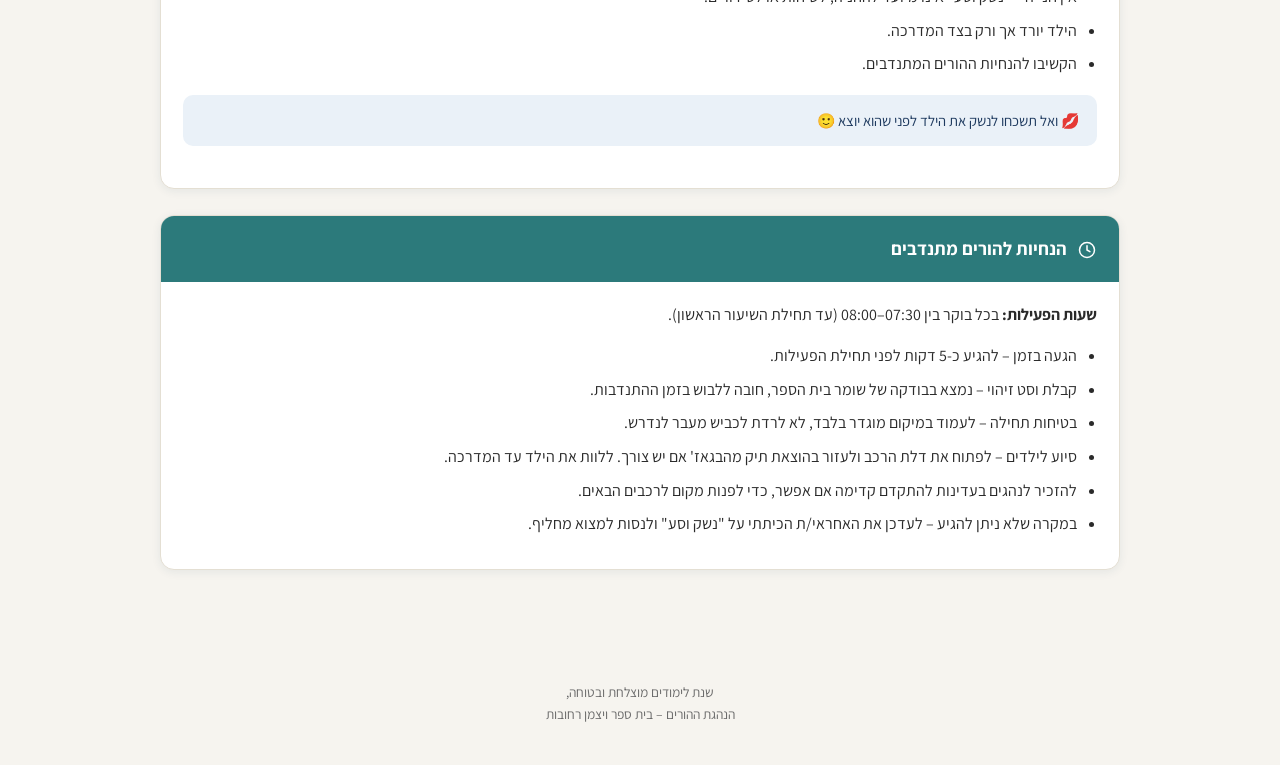
<file: נשק-וסע.html>
<!DOCTYPE html>
<html lang="he" dir="rtl">
<head>
<meta charset="UTF-8">
<meta name="viewport" content="width=device-width, initial-scale=1.0">
<title>פרויקט נשק וסע | בית ספר ויצמן</title>
<link rel="stylesheet" href="styles.css">
</head>
<body>

<header class="site-header">
  <div class="header-inner">
    <div class="brand">
      <div class="logo-badge"><svg class="icon-svg" width="24" height="24" viewBox="0 0 24 24" xmlns="http://www.w3.org/2000/svg"><path d="M3 13l1.5-4.5A2 2 0 0 1 6.4 7h11.2a2 2 0 0 1 1.9 1.5L21 13"/><path d="M3 13h18v3a1 1 0 0 1-1 1h-1a1 1 0 0 1-1-1v-1H6v1a1 1 0 0 1-1 1H4a1 1 0 0 1-1-1z"/><circle cx="7.5" cy="17" r="1.5"/><circle cx="16.5" cy="17" r="1.5"/></svg></div>
      <div>
        <h1>בית ספר ויצמן</h1>
        <p>פרויקט נשק וסע | תשפ"ז</p>
      </div>
    </div>
    <a class="back-link" href="index.html">→ חזרה לדף הראשי</a>
  </div>
</header>

<main>
  <h2 class="page-title"><svg class="icon-svg" width="26" height="26" viewBox="0 0 24 24" xmlns="http://www.w3.org/2000/svg"><path d="M3 13l1.5-4.5A2 2 0 0 1 6.4 7h11.2a2 2 0 0 1 1.9 1.5L21 13"/><path d="M3 13h18v3a1 1 0 0 1-1 1h-1a1 1 0 0 1-1-1v-1H6v1a1 1 0 0 1-1 1H4a1 1 0 0 1-1-1z"/><circle cx="7.5" cy="17" r="1.5"/><circle cx="16.5" cy="17" r="1.5"/></svg> פרויקט "נשק וסע"</h2>
  <p class="page-subtitle">בית ספר ויצמן רחובות</p>

  <section class="section color-blue">
    <div class="section-header"><span class="icon"><svg class="icon-svg" viewBox="0 0 24 24" xmlns="http://www.w3.org/2000/svg"><circle cx="12" cy="12" r="9"/><line x1="12" y1="11" x2="12" y2="16"/><circle cx="12" cy="7.5" r="0.9" fill="currentColor" stroke="none"/></svg></span> אודות הפרויקט</div>
    <div class="section-body">
      <p style="margin-top:0;">
        פרויקט "נשק וסע" בבית ספר ויצמן רחובות נולד מתוך מטרה להגביר את בטיחות הילדים ולחנכם לזהירות בדרכים בסביבת בתי הספר ובכלל.
      </p>
      <p>
        במסגרת הפעילות, ההורים עוצרים לרגע במתחם ייעודי, הילדים יורדים בבטחה בעזרת מתנדבים, והרכב ממשיך מיד בדרכו – כך נשמרת זרימה חלקה ובטוחה של התנועה בשעות העומס.
      </p>
      <div class="callout">
        כדי שהפעילות תתקיים באופן רציף ובטוח לאורך כל השנה, כל משפחה נדרשת להתנדב בממוצע פעמיים עבור כל ילד. זהו מינימום קטן שמבטיח מקסימום תועלת – שמירה על חיי הילדים שלנו.
      </div>
    </div>
  </section>

  <section class="section color-purple">
    <div class="section-header"><span class="icon"><svg class="icon-svg" viewBox="0 0 24 24" xmlns="http://www.w3.org/2000/svg"><circle cx="8.5" cy="8" r="3"/><path d="M2.5 19c0-3 2.7-5.5 6-5.5s6 2.5 6 5.5"/><circle cx="17" cy="9" r="2.3"/><path d="M15 19c.3-2.2 1.9-4 4-4.4"/></svg></span> האחריות שלנו</div>
    <div class="section-body">
      <ul class="plain-list">
        <li>זו אחריות של כולנו – לא של קומץ הורים בלבד.</li>
        <li>שיתוף פעולה של כל ההורים מאפשר חלוקה הוגנת והופך את המשימה לקלה יותר עבור כולם. רק ככה נוכל להבטיח שהפרויקט יפעל בכל יום בצורה חלקה ובטוחה.</li>
        <li>כל הכיתות אמורות להשתתף – מכיתה א' ועד כיתה ו'. אנו מודעים לכך שבכיתות הגבוהות תלמידים רבים מגיעים כבר בעצמם, אך בדיוק כפי שאתם זכיתם לליווי ותשומת לב כשהילדים שלכם היו קטנים – גם לקטנים מגיעה אותה מידה של יחס ובטיחות, גם אם זה כרוך לעיתים בחוסר נוחות.</li>
        <li>בתחילת השנה כל כיתה תבחר אחראי/ת על "נשק וסע" הכיתתי. אנא שתפו פעולה עם האחראי/ת, ועדכנו אותו/ה בכל שינוי או קושי במועד ההתנדבות שלכם. האחראי/ת הכיתתי אינו אמור לרדוף או להתחנן אחרי הורים שיתנדבו – האחריות היא על כל הורה לקחת חלק במועד השיבוץ שנקבע, ולוודא הגעה או מציאת מחליף במקרה של שינוי.</li>
      </ul>
    </div>
  </section>

  <section class="section color-green">
    <div class="section-header"><span class="icon"><svg class="icon-svg" viewBox="0 0 24 24" xmlns="http://www.w3.org/2000/svg"><rect x="3" y="5" width="18" height="16" rx="2"/><line x1="16" y1="3" x2="16" y2="7"/><line x1="8" y1="3" x2="8" y2="7"/><line x1="3" y1="10" x2="21" y2="10"/></svg></span> ארגון ושיבוץ כיתות</div>
    <div class="section-body">
      <ul class="plain-list">
        <li>כל כיתה אחראית על שבוע אחד רצוף (6 ימים) של "נשק וסע".</li>
        <li>בכל יום פעילות נדרשים 4 הורים מתנדבים.</li>
        <li>טבלת השיבוצים תישלח לפחות שבועיים מראש, ובנוסף תישלח תזכורת כאשר שבוע "נשק וסע" של הכיתה יוצא לדרך.</li>
        <li>על הורה שנרשם ואינו יכול להגיע – לנסות למצוא מחליף בעצמו.</li>
        <li>על האחראי/ת הכיתתי להשתדל לשלוח תזכורת ערב קודם, לפי הצורך.</li>
        <li>עם זאת, האחריות לזכור את מועד ההתנדבות היא על ההורים עצמם.</li>
      </ul>
    </div>
  </section>

  <section class="section color-brown">
    <div class="section-header"><span class="icon"><svg class="icon-svg" viewBox="0 0 24 24" xmlns="http://www.w3.org/2000/svg"><path d="M12 21s7-7.2 7-12a7 7 0 0 0-14 0c0 4.8 7 12 7 12z"/><circle cx="12" cy="9" r="2.3"/></svg></span> הנחיות להורים המביאים את ילדיהם</div>
    <div class="section-body">
      <ul class="plain-list">
        <li>מול בית הספר קיימות 3 חניות מסומנות באדום. יש להשתדל להתקדם לחניה הקדמית ביותר הפנויה לצורך עצירה קצרה, כדי לאפשר עצירה בטוחה גם לרכבים הבאים.</li>
        <li>הכינו את הילד מראש – תיק, בקבוק וכל מה שצריך בידיים, כדי שהירידה תהיה מהירה ובטוחה. אם התיק נמצא בתא המטען (בגאז'), אנא עדכנו את ההורה המתנדב/ת כדי שיוכל לעזור בהוצאתו.</li>
        <li>עצירה קצרה בלבד – לא חונים, לא מתעכבים, לא עוצרים בחניות "נשק וסע". למי שיש צורך יכול לחנות בחניות ברחובות הסמוכים או בקניון.</li>
        <li>אין חנייה – "נשק וסע" אינו מיועד להחניה, לשיחות או לסידורים.</li>
        <li>הילד יורד אך ורק בצד המדרכה.</li>
        <li>הקשיבו להנחיות ההורים המתנדבים.</li>
      </ul>
      <div class="callout">💋 ואל תשכחו לנשק את הילד לפני שהוא יוצא 🙂</div>
    </div>
  </section>

  <section class="section color-teal">
    <div class="section-header"><span class="icon"><svg class="icon-svg" viewBox="0 0 24 24" xmlns="http://www.w3.org/2000/svg"><circle cx="12" cy="12" r="9"/><polyline points="12 7 12 12 15.5 14"/></svg></span> הנחיות להורים מתנדבים</div>
    <div class="section-body">
      <p style="margin-top:0;"><strong>שעות הפעילות:</strong> בכל בוקר בין 07:30–08:00 (עד תחילת השיעור הראשון).</p>
      <ul class="plain-list">
        <li>הגעה בזמן – להגיע כ-5 דקות לפני תחילת הפעילות.</li>
        <li>קבלת וסט זיהוי – נמצא בבודקה של שומר בית הספר, חובה ללבוש בזמן ההתנדבות.</li>
        <li>בטיחות תחילה – לעמוד במיקום מוגדר בלבד, לא לרדת לכביש מעבר לנדרש.</li>
        <li>סיוע לילדים – לפתוח את דלת הרכב ולעזור בהוצאת תיק מהבגאז' אם יש צורך. ללוות את הילד עד המדרכה.</li>
        <li>להזכיר לנהגים בעדינות להתקדם קדימה אם אפשר, כדי לפנות מקום לרכבים הבאים.</li>
        <li>במקרה שלא ניתן להגיע – לעדכן את האחראי/ת הכיתתי על "נשק וסע" ולנסות למצוא מחליף.</li>
      </ul>
    </div>
  </section>
</main>

<footer class="site-footer">
  <div>שנת לימודים מוצלחת ובטוחה,</div>
  <div>הנהגת ההורים – בית ספר ויצמן רחובות</div>
</footer>

</body>
</html>
</file>
<file: styles.css>
@import url('https://fonts.googleapis.com/css2?family=Assistant:wght@400;500;600;700;800&display=swap');

:root {
  --navy: #1e3a5f;
  --navy-dark: #142943;
  --gold: #c99a3b;
  --blue: #3b6ea5;
  --blue-light: #eaf1f8;
  --green: #3f7d5c;
  --green-light: #eaf5ee;
  --bg: #f6f4ef;
  --card-bg: #ffffff;
  --text: #2a2a2a;
  --muted: #6b6b6b;
  --border: #e4dfd3;
  --radius: 14px;
  --shadow: 0 2px 10px rgba(30, 58, 95, 0.08);
}

* { box-sizing: border-box; }

.icon-svg {
  display: inline-block;
  width: 20px;
  height: 20px;
  flex-shrink: 0;
  vertical-align: -4px;
  stroke: currentColor;
  fill: none;
  stroke-width: 1.8;
  stroke-linecap: round;
  stroke-linejoin: round;
}

body {
  margin: 0;
  font-family: "Assistant", "Segoe UI", "Arial Hebrew", Arial, sans-serif;
  background: var(--bg);
  color: var(--text);
  direction: rtl;
  line-height: 1.6;
}

.site-header {
  background: linear-gradient(135deg, var(--navy), var(--navy-dark));
  color: #fff;
  padding: 28px 20px;
  box-shadow: var(--shadow);
}

.site-header .header-inner {
  max-width: 1000px;
  margin: 0 auto;
  display: flex;
  align-items: center;
  justify-content: space-between;
  flex-wrap: wrap;
  gap: 12px;
}

.brand {
  display: flex;
  align-items: center;
  gap: 14px;
}

.brand .logo-badge {
  width: 48px;
  height: 48px;
  border-radius: 50%;
  background: var(--gold);
  display: flex;
  align-items: center;
  justify-content: center;
  font-weight: 700;
  color: var(--navy-dark);
  font-size: 1.1rem;
  flex-shrink: 0;
}

.brand h1 {
  margin: 0;
  font-size: 1.35rem;
}

.brand p {
  margin: 2px 0 0;
  font-size: 0.85rem;
  color: #cfd9e6;
}

.back-link {
  color: #fff;
  text-decoration: none;
  background: rgba(255,255,255,0.12);
  padding: 8px 16px;
  border-radius: 999px;
  font-size: 0.9rem;
  transition: background 0.15s ease;
  white-space: nowrap;
}

.back-link:hover { background: rgba(255,255,255,0.22); }

main {
  max-width: 1000px;
  margin: 0 auto;
  padding: 32px 20px 60px;
}

/* ---- Landing page grid ---- */

.intro {
  text-align: center;
  margin-bottom: 32px;
}

.intro h2 {
  font-size: 1.6rem;
  color: var(--navy);
  margin-bottom: 8px;
}

.intro p {
  color: var(--muted);
  max-width: 720px;
  margin: 0 auto;
  font-size: 0.85rem;
}

.announcement {
  display: flex;
  align-items: center;
  justify-content: center;
  gap: 12px;
  background: linear-gradient(135deg, var(--gold), #dbb35c);
  color: var(--navy-dark);
  border-radius: var(--radius);
  padding: 16px 22px;
  margin-bottom: 28px;
  font-weight: 600;
  text-align: center;
  box-shadow: var(--shadow);
}

.announcement-icon {
  font-size: 1.4rem;
  flex-shrink: 0;
}

@media (max-width: 560px) {
  .announcement {
    flex-direction: column;
    gap: 6px;
  }
}

.info-buttons {
  display: grid;
  grid-template-columns: repeat(auto-fit, minmax(230px, 1fr));
  gap: 16px;
  margin-bottom: 40px;
}

.info-btn {
  position: relative;
  display: flex;
  flex-direction: column;
  align-items: center;
  gap: 6px;
  width: 100%;
  background: var(--blue-light);
  border: 1px dashed var(--border);
  border-radius: var(--radius);
  padding: 18px 20px;
  font-family: inherit;
  font-size: 0.95rem;
  color: var(--muted);
  cursor: not-allowed;
  box-shadow: var(--shadow);
  text-decoration: none;
}

a.info-btn {
  border-style: solid;
  cursor: pointer;
  transition: transform 0.15s ease, box-shadow 0.15s ease;
}

a.info-btn:hover {
  transform: translateY(-4px);
  box-shadow: 0 8px 20px rgba(30, 58, 95, 0.15);
}

.info-btn .info-icon {
  font-size: 1.6rem;
  color: var(--navy);
}

.info-btn .info-label {
  font-weight: 600;
  color: var(--navy);
}

.info-btn .badge-soon {
  position: absolute;
  top: 10px;
  left: 10px;
}

.info-btn.info-btn-row {
  flex-direction: row;
  align-items: center;
  text-align: right;
  gap: 12px;
}

.info-btn .info-text-block {
  display: flex;
  flex-direction: column;
  gap: 2px;
}

.info-btn .info-title {
  font-weight: 600;
  color: var(--navy);
}

.info-btn .info-subtitle {
  font-size: 0.78rem;
  color: var(--muted);
}

.gcal-logo {
  display: flex;
  align-items: center;
  gap: 8px;
  flex-shrink: 0;
}

.gcal-icon {
  width: 34px;
  height: 34px;
  flex-shrink: 0;
}

.gcal-wordmark {
  font-size: 1rem;
  font-weight: 600;
  white-space: nowrap;
}

.section-divider {
  border: none;
  border-top: 1px solid var(--border);
  margin: 40px 0;
}

a.cta-btn {
  display: inline-flex;
  align-items: center;
  gap: 8px;
  margin-top: 6px;
  background: var(--navy);
  color: #fff;
  text-decoration: none;
  padding: 10px 22px;
  border-radius: 999px;
  font-size: 0.9rem;
  transition: transform 0.15s ease, box-shadow 0.15s ease;
}

a.cta-btn:hover {
  transform: translateY(-2px);
  box-shadow: 0 6px 14px rgba(30, 58, 95, 0.2);
}

.charity-banner {
  background: linear-gradient(135deg, #fdf6ec, #ffffff);
  border: 1px solid var(--border);
  border-right: 5px solid var(--gold);
  border-radius: var(--radius);
  padding: 26px 28px;
  margin-bottom: 28px;
  box-shadow: var(--shadow);
}

.charity-hero {
  position: relative;
  margin-bottom: 32px;
}

.charity-banner-image {
  display: block;
  width: 100%;
  height: auto;
  border-radius: calc(var(--radius) - 4px);
}

.charity-hero-cta {
  position: absolute;
  bottom: -18px;
  left: 50%;
  transform: translateX(-50%);
  background: var(--gold);
  color: var(--navy-dark);
  font-weight: 700;
  font-size: 1rem;
  padding: 12px 40px;
  border-radius: 999px;
  text-decoration: none;
  white-space: nowrap;
  box-shadow: 0 6px 16px rgba(0, 0, 0, 0.18);
  transition: transform 0.15s ease, box-shadow 0.15s ease;
}

.charity-hero-cta:hover {
  transform: translateX(-50%) translateY(-2px);
  box-shadow: 0 8px 18px rgba(0, 0, 0, 0.22);
}

.charity-banner-text-grid {
  display: grid;
  grid-template-columns: 1fr 1fr;
  gap: 4px 24px;
  margin-bottom: 8px;
}

.charity-banner-text-grid p.span-2 {
  grid-column: 1 / -1;
}

.charity-banner-body p {
  margin: 0 0 6px;
  font-size: 0.92rem;
  line-height: 1.55;
  color: var(--text);
}

.charity-banner-quote {
  font-weight: 700;
  color: var(--navy);
  text-align: center;
  margin: 14px 0 !important;
  font-size: 1.02rem;
}

.charity-banner-signoff {
  text-align: center;
  color: var(--muted);
  font-size: 0.85rem;
  margin-top: 12px !important;
}

@media (max-width: 700px) {
  .charity-banner-text-grid {
    grid-template-columns: 1fr;
  }

  .charity-hero-cta {
    font-size: 0.9rem;
    padding: 10px 28px;
    bottom: -16px;
  }
}

@media (max-width: 560px) {
  .charity-banner { padding: 20px 18px; }
}

.community-card {
  background: var(--card-bg);
  border: 1px solid var(--border);
  border-right: 4px solid var(--gold);
  border-radius: var(--radius);
  padding: 20px 24px;
  margin-bottom: 28px;
  box-shadow: var(--shadow);
}

.community-card h3 {
  margin: 0 0 12px;
  color: var(--navy);
  font-size: 1.15rem;
}

.community-card p {
  margin: 0 0 10px;
  color: var(--text);
  font-size: 0.82rem;
  line-height: 1.6;
}

.community-card p:last-child {
  margin-bottom: 0;
}

.community-card-body {
  display: flex;
  align-items: flex-start;
  gap: 24px;
}

.community-main {
  flex: 2 1 0;
  min-width: 0;
}

.community-contact {
  flex: 1 1 0;
  min-width: 0;
  padding-right: 20px;
  border-right: 1px dashed var(--border);
}

.community-contact p {
  margin-top: 0;
}

@media (max-width: 700px) {
  .community-card-body {
    flex-direction: column;
  }

  .community-contact {
    padding-right: 0;
    padding-top: 16px;
    border-right: none;
    border-top: 1px dashed var(--border);
    width: 100%;
  }
}

a.whatsapp-link {
  display: inline-flex;
  align-items: center;
  gap: 6px;
  color: #128C7E;
  font-weight: 700;
  text-decoration: none;
  background: #e9f7f4;
  border-radius: 999px;
  padding: 8px 18px;
  transition: background 0.15s ease;
}

a.whatsapp-link:hover {
  background: #d7f0ea;
}

@media (max-width: 560px) {
  .community-card {
    padding: 16px 16px;
    margin-bottom: 20px;
  }
}

.grade-grid {
  display: grid;
  grid-template-columns: repeat(auto-fit, minmax(230px, 1fr));
  gap: 20px;
}

.grade-card {
  background: var(--card-bg);
  border: 1px solid var(--border);
  border-radius: var(--radius);
  padding: 26px 20px;
  text-decoration: none;
  color: var(--text);
  box-shadow: var(--shadow);
  transition: transform 0.15s ease, box-shadow 0.15s ease;
  display: flex;
  flex-direction: column;
  align-items: center;
  text-align: center;
  gap: 10px;
  position: relative;
}

.grade-card:hover {
  transform: translateY(-4px);
  box-shadow: 0 8px 20px rgba(30, 58, 95, 0.15);
}

.grade-card .grade-circle {
  width: 64px;
  height: 64px;
  border-radius: 50%;
  background: var(--blue-light);
  color: var(--navy);
  display: flex;
  align-items: center;
  justify-content: center;
  font-size: 1.6rem;
  font-weight: 700;
  border: 2px solid var(--blue);
}

.grade-card h3 {
  margin: 0;
  font-size: 1.15rem;
}

.grade-card .status {
  font-size: 0.8rem;
  color: var(--muted);
}

.grade-card.placeholder {
  opacity: 0.75;
}

.grade-card.placeholder .grade-circle {
  background: #f1efe8;
  border-color: var(--border);
  color: var(--muted);
}

.badge-soon {
  position: absolute;
  top: 14px;
  left: 14px;
  background: var(--gold);
  color: var(--navy-dark);
  font-size: 0.7rem;
  padding: 3px 10px;
  border-radius: 999px;
  font-weight: 600;
}

footer.site-footer {
  text-align: center;
  padding: 26px 20px 40px;
  color: var(--muted);
  font-size: 0.85rem;
}

/* ---- Grade page ---- */

.page-title {
  text-align: center;
  margin-bottom: 6px;
  color: var(--navy);
  font-size: 1.8rem;
}

.page-subtitle {
  text-align: center;
  color: var(--muted);
  margin-bottom: 34px;
}

.section {
  background: var(--card-bg);
  border: 1px solid var(--border);
  border-radius: var(--radius);
  box-shadow: var(--shadow);
  margin-bottom: 26px;
  overflow: hidden;
}

.section-header {
  display: flex;
  align-items: center;
  gap: 10px;
  padding: 16px 22px;
  font-size: 1.15rem;
  font-weight: 700;
  color: #fff;
}

.section-header .icon {
  font-size: 1.3rem;
}

.section-header .header-text {
  display: flex;
  flex-direction: column;
  gap: 2px;
}

.section-header .header-subtitle {
  font-size: 0.78rem;
  font-weight: 400;
  opacity: 0.85;
}

.section.equip .section-header { background: var(--blue); }
.section.stationery .section-header { background: #7a5ea8; }
.section.computer .section-header { background: #2c7a7b; }
.section.personal .section-header { background: #b5573f; }
.section.notebooks .section-header { background: #5c5ba0; }

.section.color-blue .section-header { background: var(--blue); }
.section.color-purple .section-header { background: #7a5ea8; }
.section.color-green .section-header { background: var(--green); }
.section.color-brown .section-header { background: #8a5a3b; }
.section.color-teal .section-header { background: #2c7a7b; }
.section.extra .section-header { background: var(--green); }
.section.notes .section-header { background: var(--navy); }
.section.uniform .section-header { background: #8a5a3b; }
.section.document .section-header { background: #5a6b7a; }

ul.checklist {
  list-style: none;
  margin: 0;
  padding: 0;
  display: flex;
  flex-direction: column;
  gap: 12px;
}

ul.checklist li { margin: 0; }

ul.checklist label {
  display: flex;
  align-items: center;
  gap: 12px;
  font-size: 0.95rem;
  cursor: pointer;
}

ul.checklist input[type="checkbox"] {
  width: 19px;
  height: 19px;
  accent-color: var(--navy);
  cursor: pointer;
  flex-shrink: 0;
}

.section-body { padding: 20px 22px 24px; }

table.supply-table {
  width: 100%;
  border-collapse: collapse;
  font-size: 0.95rem;
}

table.supply-table th,
table.supply-table td {
  padding: 10px 12px;
  border-bottom: 1px solid var(--border);
  text-align: right;
  vertical-align: top;
}

table.supply-table th {
  background: var(--blue-light);
  color: var(--navy);
  font-weight: 700;
  white-space: nowrap;
}

table.supply-table tr:last-child td { border-bottom: none; }

table.supply-table td.price {
  color: var(--navy);
  font-weight: 600;
  white-space: nowrap;
}

.book-highlight {
  background: #fff59d;
  padding: 2px 6px;
  border-radius: 4px;
  box-shadow: 0 0 8px rgba(255, 213, 79, 0.8);
}

.pink-highlight {
  background: #f8c8d4;
  padding: 2px 6px;
  border-radius: 4px;
  font-weight: 600;
}

.notebook-list {
  margin-top: 18px;
  padding-top: 16px;
  border-top: 1px dashed var(--border);
}

.notebook-list h4 {
  margin: 0 0 10px;
  color: var(--navy);
  font-size: 1rem;
}

.section-body h4.subhead {
  margin: 20px 0 8px;
  color: var(--navy);
  font-size: 1rem;
}

.section-body h4.subhead:first-child {
  margin-top: 0;
}

.uniform-header {
  display: flex;
  align-items: flex-start;
  gap: 22px;
}

.uniform-header .shirts-block {
  flex: 1;
  min-width: 0;
}

.uniform-header .shirts-block h4.subhead {
  margin-top: 0;
}

.uniform-header .logo-block {
  display: flex;
  flex-direction: column;
  align-items: center;
  flex-shrink: 0;
  width: 200px;
}

.uniform-header .school-logo {
  width: 180px;
  height: auto;
}

.uniform-header .logo-caption {
  margin-top: 6px;
  font-size: 0.72rem;
  color: var(--muted);
  text-align: center;
  line-height: 1.3;
}

@media (max-width: 560px) {
  .uniform-header {
    flex-direction: column-reverse;
    align-items: center;
    text-align: center;
  }
}

ul.plain-list,
ol.plain-list {
  margin: 0;
  padding-inline-start: 20px;
}

ul.plain-list li,
ol.plain-list li { margin-bottom: 8px; }

.callout {
  background: var(--blue-light);
  border-radius: 10px;
  padding: 14px 18px;
  margin-top: 18px;
  margin-bottom: 18px;
  font-size: 0.92rem;
  color: var(--navy);
}

.callout-yellow {
  background: #fff9db;
  border: 1px solid #fff59d;
  border-radius: 10px;
  padding: 14px 18px;
  margin-top: 18px;
  margin-bottom: 18px;
  font-size: 0.92rem;
  color: #6b5900;
}

.safety-list {
  display: flex;
  flex-direction: column;
}

.safety-item {
  display: flex;
  align-items: center;
  gap: 14px;
  padding: 14px 2px;
  border-bottom: 1px solid var(--border);
}

.safety-item:last-child { border-bottom: none; }

.safety-icon {
  flex: 0 0 auto;
  width: 40px;
  height: 40px;
  border-radius: 50%;
  background: #f1ece4;
  display: flex;
  align-items: center;
  justify-content: center;
  font-size: 1.2rem;
  color: #8a5a3b;
}

.safety-text {
  flex: 1 1 auto;
  font-size: 0.95rem;
}

.safety-number {
  flex: 0 0 auto;
  min-width: 34px;
  height: 34px;
  padding: 0 8px;
  border-radius: 9px;
  background: var(--blue-light);
  border: 1px solid #c3d8ec;
  color: var(--navy);
  font-weight: 700;
  font-size: 0.95rem;
  display: flex;
  align-items: center;
  justify-content: center;
}

.callout-announce {
  display: flex;
  align-items: flex-start;
  gap: 14px;
  background: #eef1fb;
  border: 1.5px dashed var(--blue);
  border-radius: 14px;
  padding: 16px 20px;
  margin-top: 0;
  margin-bottom: 20px;
}

.callout-announce-icon {
  font-size: 1.8rem;
  flex-shrink: 0;
  color: var(--blue);
}

.callout-announce-body { min-width: 0; }

.callout-announce-title {
  display: block;
  color: var(--navy);
  font-size: 0.85rem;
  margin-bottom: 4px;
}

.callout-announce-main {
  margin: 0 0 6px;
  color: var(--navy);
  font-weight: 800;
  font-size: 1.02rem;
}

.callout-announce-sub {
  margin: 0;
  color: var(--text);
  font-size: 0.85rem;
}

.club-btn {
  display: inline-flex;
  align-items: center;
  gap: 6px;
  border: none;
  cursor: pointer;
  font-family: inherit;
  font-weight: 700;
  font-size: 0.9rem;
  color: #fff;
  padding: 7px 14px;
  border-radius: 999px;
  transition: transform 0.15s ease, box-shadow 0.15s ease;
}

.club-btn:hover {
  transform: translateY(-1px);
  box-shadow: 0 4px 10px rgba(0, 0, 0, 0.18);
}

.club-btn .chevron {
  width: 14px;
  height: 14px;
  transition: transform 0.2s ease;
  flex-shrink: 0;
}

.club-btn.open .chevron {
  transform: rotate(180deg);
}

.club-c1 { background: #d9564d; }
.club-c2 { background: #dd8b2e; }
.club-c3 { background: #7ba53a; }
.club-c4 { background: #2c9490; }
.club-c5 { background: var(--blue); }
.club-c6 { background: #7a5ea8; }
.club-c7 { background: #c65b8a; }
.club-c8 { background: #8a5a3b; }

.club-detail-row td {
  background: var(--blue-light) !important;
  padding: 14px 16px !important;
}

.club-detail-row p {
  margin: 0;
  font-size: 0.88rem;
  line-height: 1.6;
  color: var(--text);
}

.callout-pink {
  background: #fdeef2;
  border: 1px solid #f8c8d4;
  border-radius: 10px;
  padding: 14px 18px;
  margin-top: 18px;
  margin-bottom: 22px;
  font-size: 0.92rem;
  color: #7a2e42;
}

.placeholder-box {
  text-align: center;
  padding: 60px 20px;
  color: var(--muted);
}

.placeholder-box .big-icon {
  font-size: 2.4rem;
  margin-bottom: 12px;
}

.placeholder-box a.cta {
  display: inline-block;
  margin-top: 18px;
  background: var(--navy);
  color: #fff;
  text-decoration: none;
  padding: 10px 22px;
  border-radius: 999px;
  font-size: 0.9rem;
}

.contact-line {
  text-align: center;
  margin-top: 4px;
}

@media (max-width: 560px) {
  table.supply-table { font-size: 0.85rem; }
  table.supply-table th, table.supply-table td { padding: 8px 6px; }

  table.books-table thead { display: none; }

  table.books-table,
  table.books-table tbody,
  table.books-table tr {
    display: block;
    width: 100%;
  }

  table.books-table tr {
    display: flex;
    flex-wrap: wrap;
    padding: 10px 0;
    border-bottom: 1px solid var(--border);
  }

  table.books-table tr:last-child { border-bottom: none; }

  table.books-table td {
    display: block;
    border: none;
    padding: 2px 0;
  }

  table.books-table td:nth-child(1) {
    order: 1;
    width: 100%;
    font-weight: 700;
    color: var(--navy);
  }

  table.books-table td:nth-child(2) {
    order: 2;
    width: 100%;
  }

  table.books-table td:nth-child(3) {
    order: 3;
    color: var(--muted);
    font-size: 0.85rem;
  }

  table.books-table td:nth-child(3)::after {
    content: " · ";
  }

  table.books-table td:nth-child(4) {
    order: 4;
    font-size: 0.85rem;
  }
}
</file>
